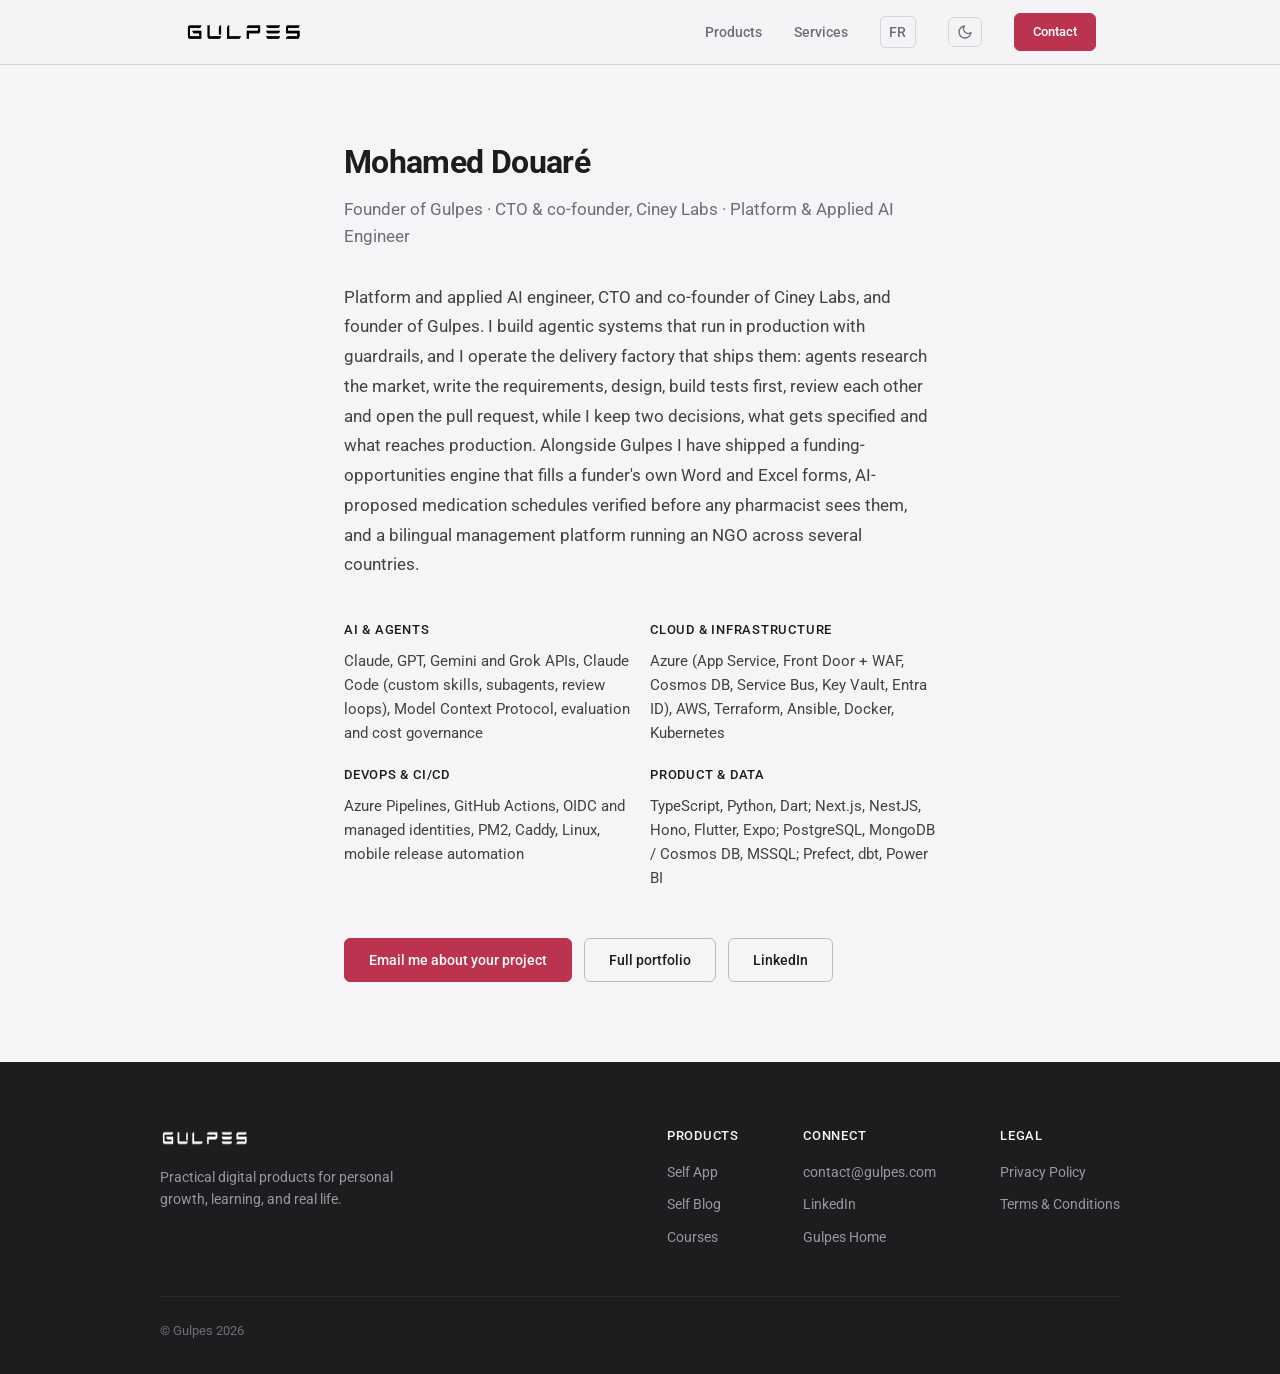
<file: med.html>
<!DOCTYPE html>
<html lang="en">
<head>
  <meta charset="utf-8">
  <meta name="viewport" content="width=device-width, initial-scale=1.0">
  <title>Mohamed Douaré | Platform &amp; Applied AI Engineer | Founder of Gulpes</title>
  <meta name="description" content="Mohamed Douaré, platform and applied AI engineer, CTO and co-founder of Ciney Labs, founder of Gulpes. Agentic AI systems in production with guardrails, an autonomous delivery factory, Azure and AWS. Available for consulting and projects.">
  <meta name="keywords" content="Mohamed Douaré, platform engineer, applied AI engineer, agentic AI, Claude API, Model Context Protocol, Azure, AWS, Terraform, Kubernetes, Gulpes founder, Ciney Labs CTO">
  <link rel="canonical" href="https://gulpes.com/med.html">
  <link rel="alternate" hreflang="en" href="https://gulpes.com/med.html">
  <link rel="alternate" hreflang="fr" href="https://gulpes.com/fr/med.html">
  <link rel="alternate" hreflang="x-default" href="https://gulpes.com/med.html">
  <!-- Bump ?v= on icon/css/img URLs after each deploy so caches fetch new files. -->
  <link href="img/icon.webp?v=2" rel="icon" type="image/webp">

  <meta property="og:type" content="profile">
  <meta property="og:url" content="https://gulpes.com/med.html">
  <meta property="og:title" content="Mohamed Douaré | Platform & Applied AI Engineer">
  <meta property="og:description" content="Founder of Gulpes, CTO and co-founder of Ciney Labs. Agentic AI systems in production with guardrails, an autonomous delivery factory, Azure and AWS. Available for consulting and projects.">
  <meta property="og:image" content="https://gulpes.com/img/og-image.webp">
  <meta property="og:site_name" content="Gulpes">
  <meta property="profile:first_name" content="Mohamed">
  <meta property="profile:last_name" content="Douaré">

  <meta name="twitter:card" content="summary">
  <meta name="twitter:title" content="Mohamed Douaré | Platform & Applied AI Engineer">
  <meta name="twitter:description" content="Founder of Gulpes, CTO of Ciney Labs. Agentic AI in production, autonomous delivery factory, Azure and AWS. Available for consulting.">
  <meta name="twitter:image" content="https://gulpes.com/img/og-image.webp">

  <link rel="preconnect" href="https://fonts.googleapis.com">
  <link rel="preconnect" href="https://fonts.gstatic.com" crossorigin>
  <link href="css/main.css?v=2" rel="stylesheet" type="text/css" media="all">
  <link rel="stylesheet" href="https://fonts.googleapis.com/css2?family=Roboto:wght@300;400;500;700&display=swap" media="all">

  <script type="application/ld+json">
  {
    "@context": "https://schema.org",
    "@type": "Person",
    "name": "Mohamed Douaré",
    "url": "https://gulpes.com/med.html",
    "jobTitle": "Platform and Applied AI Engineer",
    "description": "Platform and applied AI engineer, CTO and co-founder of Ciney Labs, founder of Gulpes. Agentic AI systems in production with guardrails, and an autonomous delivery factory.",
    "worksFor": {
      "@type": "Organization",
      "name": "Gulpes",
      "url": "https://gulpes.com"
    },
    "knowsAbout": ["Agentic AI", "Claude API", "Model Context Protocol", "Platform Engineering", "DevOps", "Azure", "AWS", "Terraform", "Kubernetes", "Docker", "CI/CD", "TypeScript", "Python", "Next.js", "PostgreSQL"],
    "sameAs": [
      "https://douare.dev",
      "https://www.linkedin.com/in/mohamed-douar%C3%A9-6757b6104/"
    ]
  }
  </script>

  <script>
    (function(){var t=localStorage.getItem('theme');if(t)document.documentElement.setAttribute('data-theme',t)})();
  </script>
</head>
<body>

  <header>
    <nav aria-label="Main navigation">
      <a href="https://gulpes.com" class="logo">
        <img src="img/logo.webp?v=2" width="120" height="32" alt="Gulpes Home">
      </a>
      <div class="nav-links">
        <a href="https://gulpes.com/#products">Products</a>
        <a href="https://gulpes.com/#services">Services</a>
        <a href="/fr/med.html" class="lang-switch" title="Passer en français">FR</a>
        <button class="theme-toggle" aria-label="Toggle theme">
          <svg class="icon-sun" xmlns="http://www.w3.org/2000/svg" width="16" height="16" viewBox="0 0 24 24" fill="none" stroke="currentColor" stroke-width="2" stroke-linecap="round" stroke-linejoin="round"><circle cx="12" cy="12" r="5"/><line x1="12" y1="1" x2="12" y2="3"/><line x1="12" y1="21" x2="12" y2="23"/><line x1="4.22" y1="4.22" x2="5.64" y2="5.64"/><line x1="18.36" y1="18.36" x2="19.78" y2="19.78"/><line x1="1" y1="12" x2="3" y2="12"/><line x1="21" y1="12" x2="23" y2="12"/><line x1="4.22" y1="19.78" x2="5.64" y2="18.36"/><line x1="18.36" y1="5.64" x2="19.78" y2="4.22"/></svg>
          <svg class="icon-moon" xmlns="http://www.w3.org/2000/svg" width="16" height="16" viewBox="0 0 24 24" fill="none" stroke="currentColor" stroke-width="2" stroke-linecap="round" stroke-linejoin="round"><path d="M21 12.79A9 9 0 1 1 11.21 3 7 7 0 0 0 21 12.79z"/></svg>
        </button>
        <a href="mailto:mohamed@gulpes.com" class="btn btn-sm">Contact</a>
      </div>
    </nav>
  </header>

  <main>
    <div class="profile-content">
      <h1>Mohamed Douaré</h1>
      <p class="profile-role">Founder of Gulpes · CTO &amp; co-founder, Ciney Labs · Platform &amp; Applied AI Engineer</p>

      <p class="profile-bio">Platform and applied AI engineer, CTO and co-founder of Ciney Labs, and founder of Gulpes. I build agentic systems that run in production with guardrails, and I operate the delivery factory that ships them: agents research the market, write the requirements, design, build tests first, review each other and open the pull request, while I keep two decisions, what gets specified and what reaches production. Alongside Gulpes I have shipped a funding-opportunities engine that fills a funder's own Word and Excel forms, AI-proposed medication schedules verified before any pharmacist sees them, and a bilingual management platform running an NGO across several countries.</p>

      <div class="profile-stack">
        <div class="profile-stack-item">
          <h3>AI &amp; Agents</h3>
          <p>Claude, GPT, Gemini and Grok APIs, Claude Code (custom skills, subagents, review loops), Model Context Protocol, evaluation and cost governance</p>
        </div>
        <div class="profile-stack-item">
          <h3>Cloud &amp; Infrastructure</h3>
          <p>Azure (App Service, Front Door + WAF, Cosmos DB, Service Bus, Key Vault, Entra ID), AWS, Terraform, Ansible, Docker, Kubernetes</p>
        </div>
        <div class="profile-stack-item">
          <h3>DevOps &amp; CI/CD</h3>
          <p>Azure Pipelines, GitHub Actions, OIDC and managed identities, PM2, Caddy, Linux, mobile release automation</p>
        </div>
        <div class="profile-stack-item">
          <h3>Product &amp; Data</h3>
          <p>TypeScript, Python, Dart; Next.js, NestJS, Hono, Flutter, Expo; PostgreSQL, MongoDB / Cosmos DB, MSSQL; Prefect, dbt, Power BI</p>
        </div>
      </div>

      <div class="profile-ctas">
        <a href="mailto:mohamed@gulpes.com" class="btn btn-primary">Email me about your project</a>
        <a href="https://douare.dev" class="btn btn-secondary" target="_blank" rel="noopener">Full portfolio</a>
        <a href="https://www.linkedin.com/in/mohamed-douar%C3%A9-6757b6104/" class="btn btn-secondary" target="_blank" rel="noopener">LinkedIn</a>
      </div>
    </div>
  </main>

  <footer>
    <div class="footer-content">
      <div class="footer-brand">
        <img src="img/logo.webp?v=2" width="90" height="24" alt="Gulpes">
        <p>Practical digital products for personal growth, learning, and real life.</p>
      </div>
      <div class="footer-links">
        <div class="footer-col">
          <h4>Products</h4>
          <a href="https://onelink.to/b9ceec" target="_blank" rel="noopener">Self App</a>
          <a href="https://self.gulpes.com/" target="_blank" rel="noopener">Self Blog</a>
          <a href="https://courses.gulpes.com/" target="_blank" rel="noopener">Courses</a>
        </div>
        <div class="footer-col">
          <h4>Connect</h4>
          <a href="mailto:contact@gulpes.com">contact@gulpes.com</a>
          <a href="https://www.linkedin.com/in/mohamed-douar%C3%A9-6757b6104/" target="_blank" rel="noopener">LinkedIn</a>
          <a href="https://gulpes.com" target="_blank" rel="noopener">Gulpes Home</a>
        </div>
        <div class="footer-col">
          <h4>Legal</h4>
          <a href="privacy.html">Privacy Policy</a>
          <a href="terms.html">Terms &amp; Conditions</a>
        </div>
      </div>
    </div>
    <div class="footer-bottom">
      <p>&copy; Gulpes 2026</p>
    </div>
  </footer>

  <script>
    (function () {
      var toggle = document.querySelector('.theme-toggle');
      function getEffective() {
        var stored = localStorage.getItem('theme');
        if (stored) return stored;
        return window.matchMedia('(prefers-color-scheme: light)').matches ? 'light' : 'dark';
      }
      function apply(theme) {
        document.documentElement.setAttribute('data-theme', theme);
        localStorage.setItem('theme', theme);
      }
      toggle.addEventListener('click', function () {
        apply(getEffective() === 'dark' ? 'light' : 'dark');
      });
    })();
  </script>
</body>
</html>
</file>
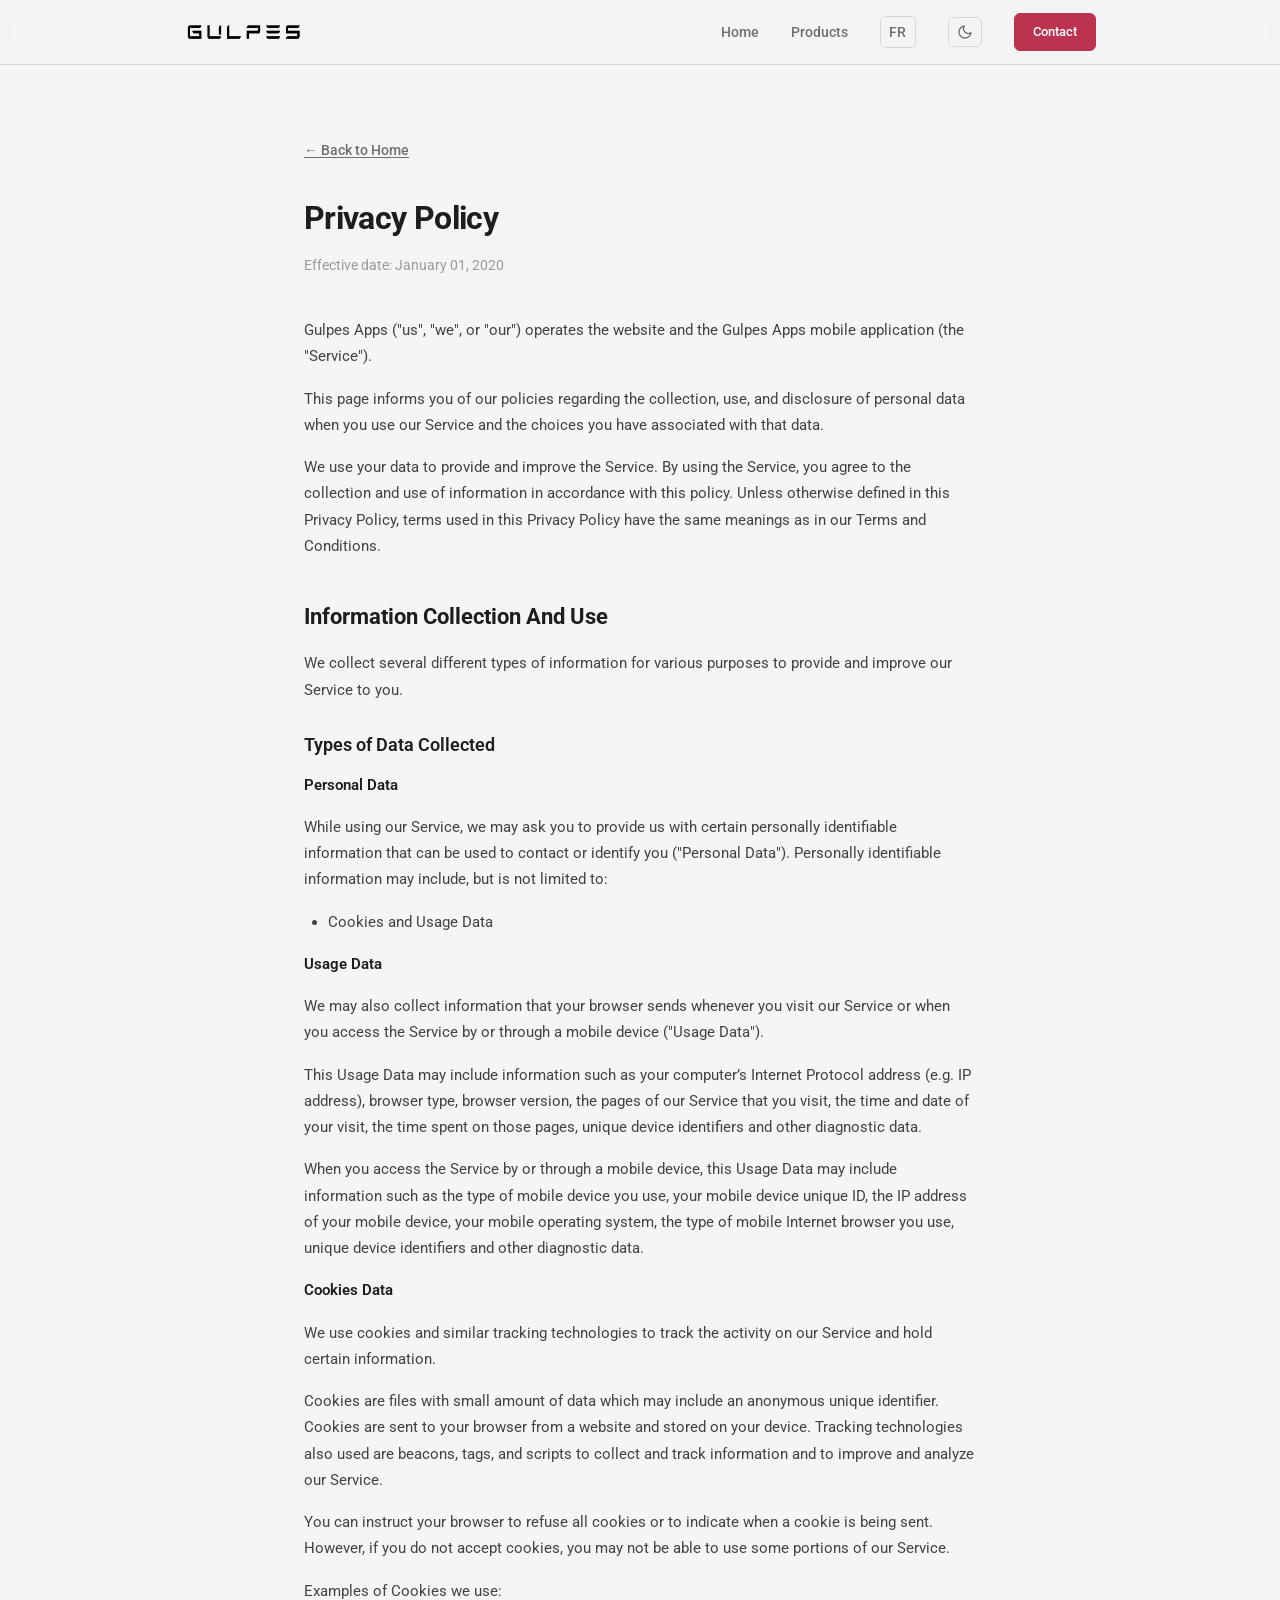
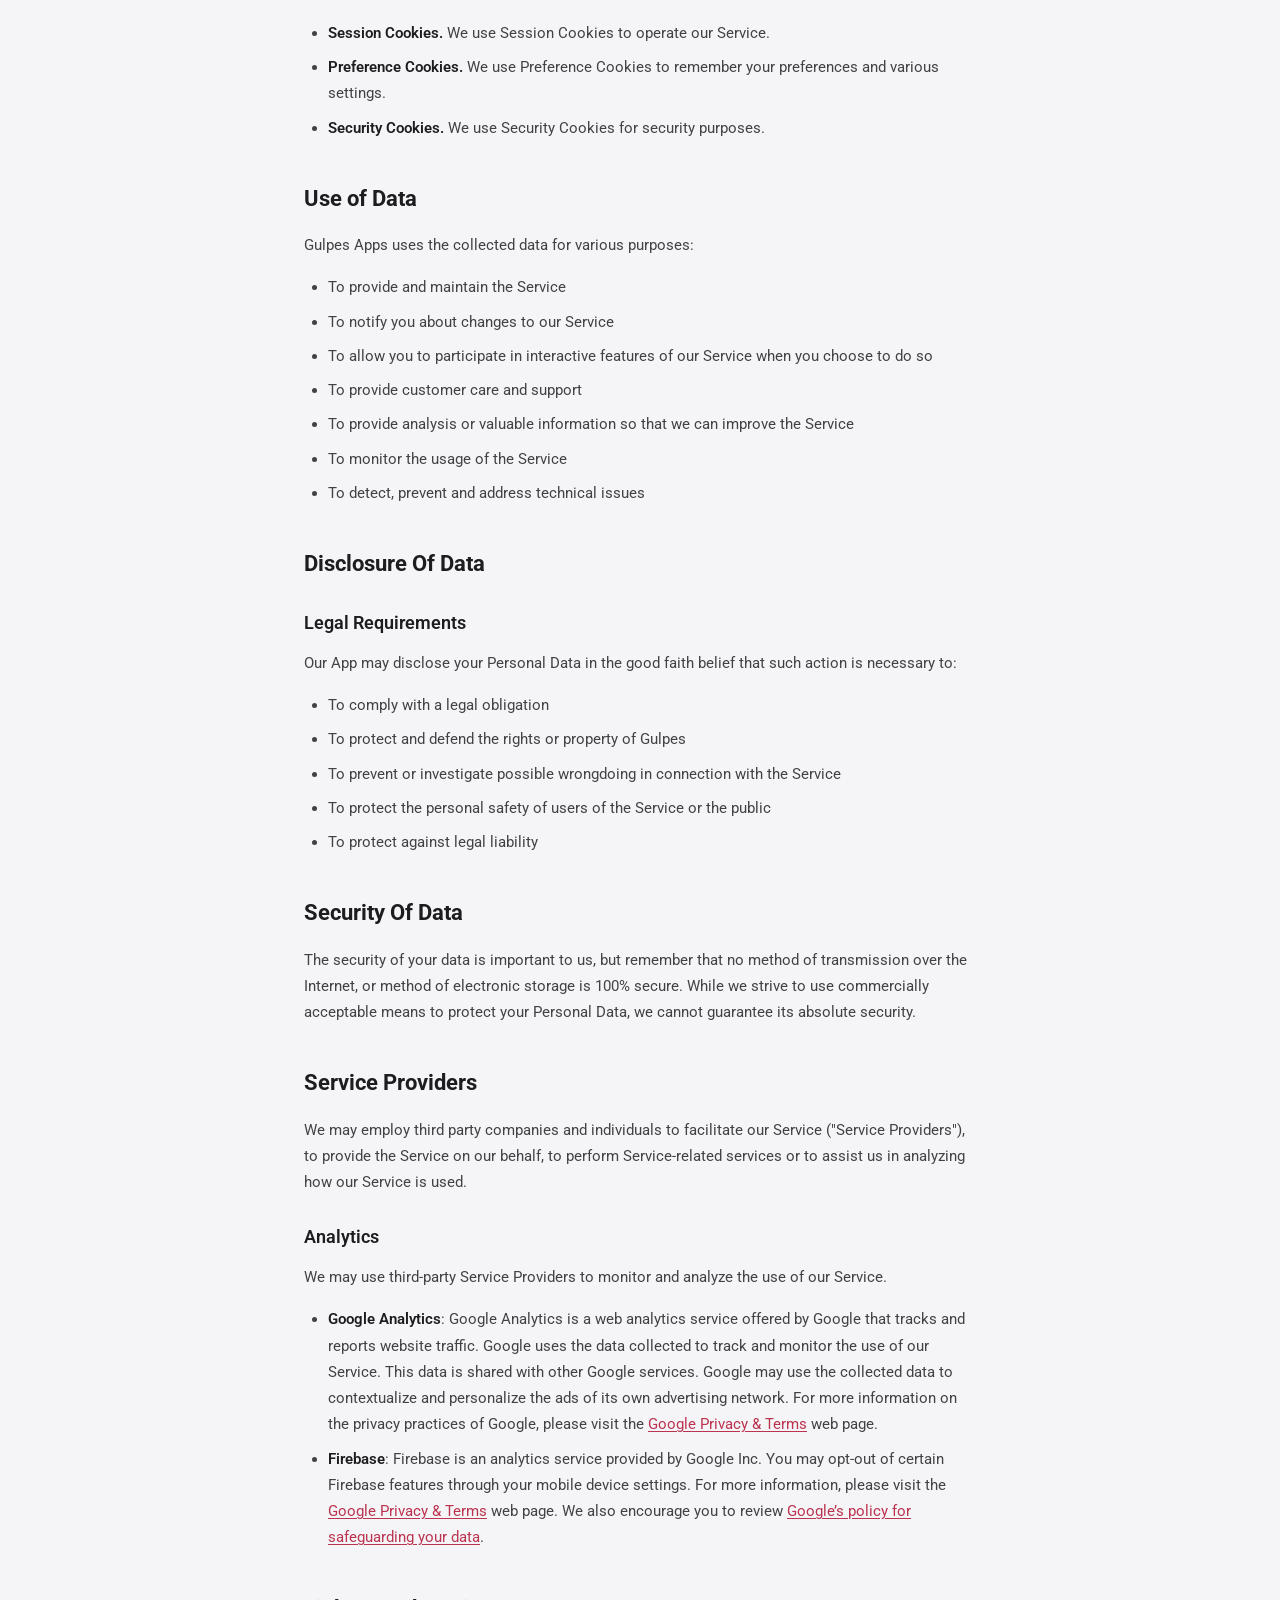
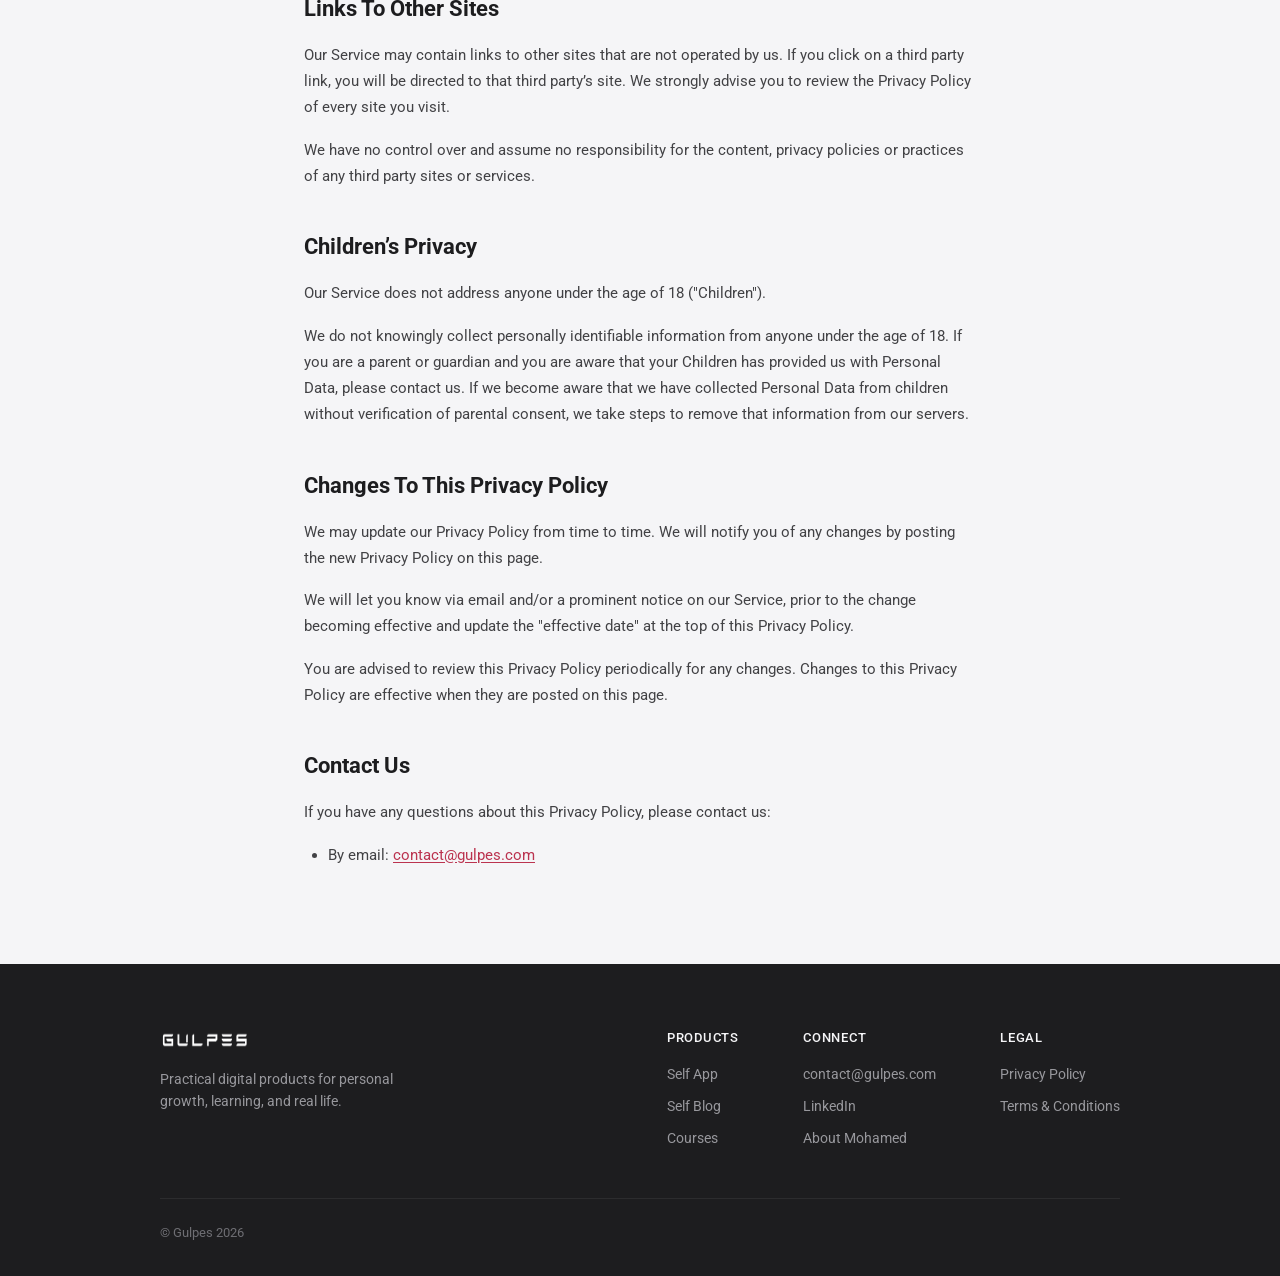
<file: privacy.html>
<!DOCTYPE html>
<html lang="en">
<head>
  <meta charset="utf-8">
  <meta name="viewport" content="width=device-width, initial-scale=1.0">
  <title>Privacy Policy | Gulpes | How We Protect Your Data</title>
  <meta name="description" content="Gulpes Privacy Policy: learn how we collect, use, and protect your personal data across our website and mobile applications.">
  <link rel="canonical" href="https://gulpes.com/privacy.html">
  <link rel="alternate" hreflang="en" href="https://gulpes.com/privacy.html">
  <link rel="alternate" hreflang="fr" href="https://gulpes.com/fr/privacy.html">
  <link rel="alternate" hreflang="x-default" href="https://gulpes.com/privacy.html">
  <meta name="robots" content="index, follow">
  <!-- Bump ?v= on icon/css/img URLs after each deploy so caches fetch new files. -->
  <link href="img/icon.webp?v=2" rel="icon" type="image/webp">
  <link rel="preconnect" href="https://fonts.googleapis.com">
  <link rel="preconnect" href="https://fonts.gstatic.com" crossorigin>
  <link href="css/main.css?v=2" rel="stylesheet" type="text/css" media="all">
  <link rel="stylesheet" href="https://fonts.googleapis.com/css2?family=Roboto:wght@300;400;500;700&display=swap" media="all">
  <script>
    (function(){var t=localStorage.getItem('theme');if(t)document.documentElement.setAttribute('data-theme',t)})();
  </script>
</head>
<body>

  <header>
    <nav aria-label="Main navigation">
      <a href="/" class="logo">
        <img src="img/logo.webp?v=2" width="120" height="32" alt="Gulpes Home">
      </a>
      <div class="nav-links">
        <a href="/">Home</a>
        <a href="/#products">Products</a>
        <a href="/fr/privacy.html" class="lang-switch" title="Passer en français">FR</a>
        <button class="theme-toggle" aria-label="Toggle theme">
          <svg class="icon-sun" xmlns="http://www.w3.org/2000/svg" width="16" height="16" viewBox="0 0 24 24" fill="none" stroke="currentColor" stroke-width="2" stroke-linecap="round" stroke-linejoin="round"><circle cx="12" cy="12" r="5"/><line x1="12" y1="1" x2="12" y2="3"/><line x1="12" y1="21" x2="12" y2="23"/><line x1="4.22" y1="4.22" x2="5.64" y2="5.64"/><line x1="18.36" y1="18.36" x2="19.78" y2="19.78"/><line x1="1" y1="12" x2="3" y2="12"/><line x1="21" y1="12" x2="23" y2="12"/><line x1="4.22" y1="19.78" x2="5.64" y2="18.36"/><line x1="18.36" y1="5.64" x2="19.78" y2="4.22"/></svg>
          <svg class="icon-moon" xmlns="http://www.w3.org/2000/svg" width="16" height="16" viewBox="0 0 24 24" fill="none" stroke="currentColor" stroke-width="2" stroke-linecap="round" stroke-linejoin="round"><path d="M21 12.79A9 9 0 1 1 11.21 3 7 7 0 0 0 21 12.79z"/></svg>
        </button>
        <a href="mailto:contact@gulpes.com" class="btn btn-sm">Contact</a>
      </div>
    </nav>
  </header>

  <main>
    <div class="legal-content">
      <a href="/" class="back-link">← Back to Home</a>
      <h1>Privacy Policy</h1>
      <p class="legal-date">Effective date: January 01, 2020</p>

      <p>Gulpes Apps ("us", "we", or "our") operates the website and the Gulpes Apps mobile application (the "Service").</p>
      <p>This page informs you of our policies regarding the collection, use, and disclosure of personal data when you use our Service and the choices you have associated with that data.</p>
      <p>We use your data to provide and improve the Service. By using the Service, you agree to the collection and use of information in accordance with this policy. Unless otherwise defined in this Privacy Policy, terms used in this Privacy Policy have the same meanings as in our Terms and Conditions.</p>

      <h2>Information Collection And Use</h2>
      <p>We collect several different types of information for various purposes to provide and improve our Service to you.</p>

      <h3>Types of Data Collected</h3>
      <p><strong>Personal Data</strong></p>
      <p>While using our Service, we may ask you to provide us with certain personally identifiable information that can be used to contact or identify you ("Personal Data"). Personally identifiable information may include, but is not limited to:</p>
      <ul>
        <li>Cookies and Usage Data</li>
      </ul>

      <p><strong>Usage Data</strong></p>
      <p>We may also collect information that your browser sends whenever you visit our Service or when you access the Service by or through a mobile device ("Usage Data").</p>
      <p>This Usage Data may include information such as your computer’s Internet Protocol address (e.g. IP address), browser type, browser version, the pages of our Service that you visit, the time and date of your visit, the time spent on those pages, unique device identifiers and other diagnostic data.</p>
      <p>When you access the Service by or through a mobile device, this Usage Data may include information such as the type of mobile device you use, your mobile device unique ID, the IP address of your mobile device, your mobile operating system, the type of mobile Internet browser you use, unique device identifiers and other diagnostic data.</p>

      <p><strong>Cookies Data</strong></p>
      <p>We use cookies and similar tracking technologies to track the activity on our Service and hold certain information.</p>
      <p>Cookies are files with small amount of data which may include an anonymous unique identifier. Cookies are sent to your browser from a website and stored on your device. Tracking technologies also used are beacons, tags, and scripts to collect and track information and to improve and analyze our Service.</p>
      <p>You can instruct your browser to refuse all cookies or to indicate when a cookie is being sent. However, if you do not accept cookies, you may not be able to use some portions of our Service.</p>
      <p>Examples of Cookies we use:</p>
      <ul>
        <li><strong>Session Cookies.</strong> We use Session Cookies to operate our Service.</li>
        <li><strong>Preference Cookies.</strong> We use Preference Cookies to remember your preferences and various settings.</li>
        <li><strong>Security Cookies.</strong> We use Security Cookies for security purposes.</li>
      </ul>

      <h2>Use of Data</h2>
      <p>Gulpes Apps uses the collected data for various purposes:</p>
      <ul>
        <li>To provide and maintain the Service</li>
        <li>To notify you about changes to our Service</li>
        <li>To allow you to participate in interactive features of our Service when you choose to do so</li>
        <li>To provide customer care and support</li>
        <li>To provide analysis or valuable information so that we can improve the Service</li>
        <li>To monitor the usage of the Service</li>
        <li>To detect, prevent and address technical issues</li>
      </ul>

      <h2>Disclosure Of Data</h2>
      <h3>Legal Requirements</h3>
      <p>Our App may disclose your Personal Data in the good faith belief that such action is necessary to:</p>
      <ul>
        <li>To comply with a legal obligation</li>
        <li>To protect and defend the rights or property of Gulpes</li>
        <li>To prevent or investigate possible wrongdoing in connection with the Service</li>
        <li>To protect the personal safety of users of the Service or the public</li>
        <li>To protect against legal liability</li>
      </ul>

      <h2>Security Of Data</h2>
      <p>The security of your data is important to us, but remember that no method of transmission over the Internet, or method of electronic storage is 100% secure. While we strive to use commercially acceptable means to protect your Personal Data, we cannot guarantee its absolute security.</p>

      <h2>Service Providers</h2>
      <p>We may employ third party companies and individuals to facilitate our Service ("Service Providers"), to provide the Service on our behalf, to perform Service-related services or to assist us in analyzing how our Service is used.</p>

      <h3>Analytics</h3>
      <p>We may use third-party Service Providers to monitor and analyze the use of our Service.</p>
      <ul>
        <li><strong>Google Analytics</strong>: Google Analytics is a web analytics service offered by Google that tracks and reports website traffic. Google uses the data collected to track and monitor the use of our Service. This data is shared with other Google services. Google may use the collected data to contextualize and personalize the ads of its own advertising network. For more information on the privacy practices of Google, please visit the <a href="https://policies.google.com/privacy?hl=en" target="_blank" rel="noopener">Google Privacy &amp; Terms</a> web page.</li>
        <li><strong>Firebase</strong>: Firebase is an analytics service provided by Google Inc. You may opt-out of certain Firebase features through your mobile device settings. For more information, please visit the <a href="https://policies.google.com/privacy?hl=en" target="_blank" rel="noopener">Google Privacy &amp; Terms</a> web page. We also encourage you to review <a href="https://support.google.com/analytics/answer/6004245" target="_blank" rel="noopener">Google’s policy for safeguarding your data</a>.</li>
      </ul>

      <h2>Links To Other Sites</h2>
      <p>Our Service may contain links to other sites that are not operated by us. If you click on a third party link, you will be directed to that third party’s site. We strongly advise you to review the Privacy Policy of every site you visit.</p>
      <p>We have no control over and assume no responsibility for the content, privacy policies or practices of any third party sites or services.</p>

      <h2>Children’s Privacy</h2>
      <p>Our Service does not address anyone under the age of 18 ("Children").</p>
      <p>We do not knowingly collect personally identifiable information from anyone under the age of 18. If you are a parent or guardian and you are aware that your Children has provided us with Personal Data, please contact us. If we become aware that we have collected Personal Data from children without verification of parental consent, we take steps to remove that information from our servers.</p>

      <h2>Changes To This Privacy Policy</h2>
      <p>We may update our Privacy Policy from time to time. We will notify you of any changes by posting the new Privacy Policy on this page.</p>
      <p>We will let you know via email and/or a prominent notice on our Service, prior to the change becoming effective and update the "effective date" at the top of this Privacy Policy.</p>
      <p>You are advised to review this Privacy Policy periodically for any changes. Changes to this Privacy Policy are effective when they are posted on this page.</p>

      <h2>Contact Us</h2>
      <p>If you have any questions about this Privacy Policy, please contact us:</p>
      <ul>
        <li>By email: <a href="mailto:contact@gulpes.com">contact@gulpes.com</a></li>
      </ul>
    </div>
  </main>

  <footer>
    <div class="footer-content">
      <div class="footer-brand">
        <img src="img/logo.webp?v=2" width="90" height="24" alt="Gulpes">
        <p>Practical digital products for personal growth, learning, and real life.</p>
      </div>
      <div class="footer-links">
        <div class="footer-col">
          <h4>Products</h4>
          <a href="https://onelink.to/b9ceec" target="_blank" rel="noopener">Self App</a>
          <a href="https://self.gulpes.com/" target="_blank" rel="noopener">Self Blog</a>
          <a href="https://courses.gulpes.com/" target="_blank" rel="noopener">Courses</a>
        </div>
        <div class="footer-col">
          <h4>Connect</h4>
          <a href="mailto:contact@gulpes.com">contact@gulpes.com</a>
          <a href="https://www.linkedin.com/in/mohamed-douar%C3%A9-6757b6104/" target="_blank" rel="noopener">LinkedIn</a>
          <a href="/med.html">About Mohamed</a>
        </div>
        <div class="footer-col">
          <h4>Legal</h4>
          <a href="privacy.html">Privacy Policy</a>
          <a href="terms.html">Terms &amp; Conditions</a>
        </div>
      </div>
    </div>
    <div class="footer-bottom">
      <p>&copy; Gulpes 2026</p>
    </div>
  </footer>

  <script>
    (function () {
      var toggle = document.querySelector('.theme-toggle');
      function getEffective() {
        var stored = localStorage.getItem('theme');
        if (stored) return stored;
        return window.matchMedia('(prefers-color-scheme: light)').matches ? 'light' : 'dark';
      }
      function apply(theme) {
        document.documentElement.setAttribute('data-theme', theme);
        localStorage.setItem('theme', theme);
      }
      toggle.addEventListener('click', function () {
        apply(getEffective() === 'dark' ? 'light' : 'dark');
      });
    })();
  </script>
</body>
</html>
</file>
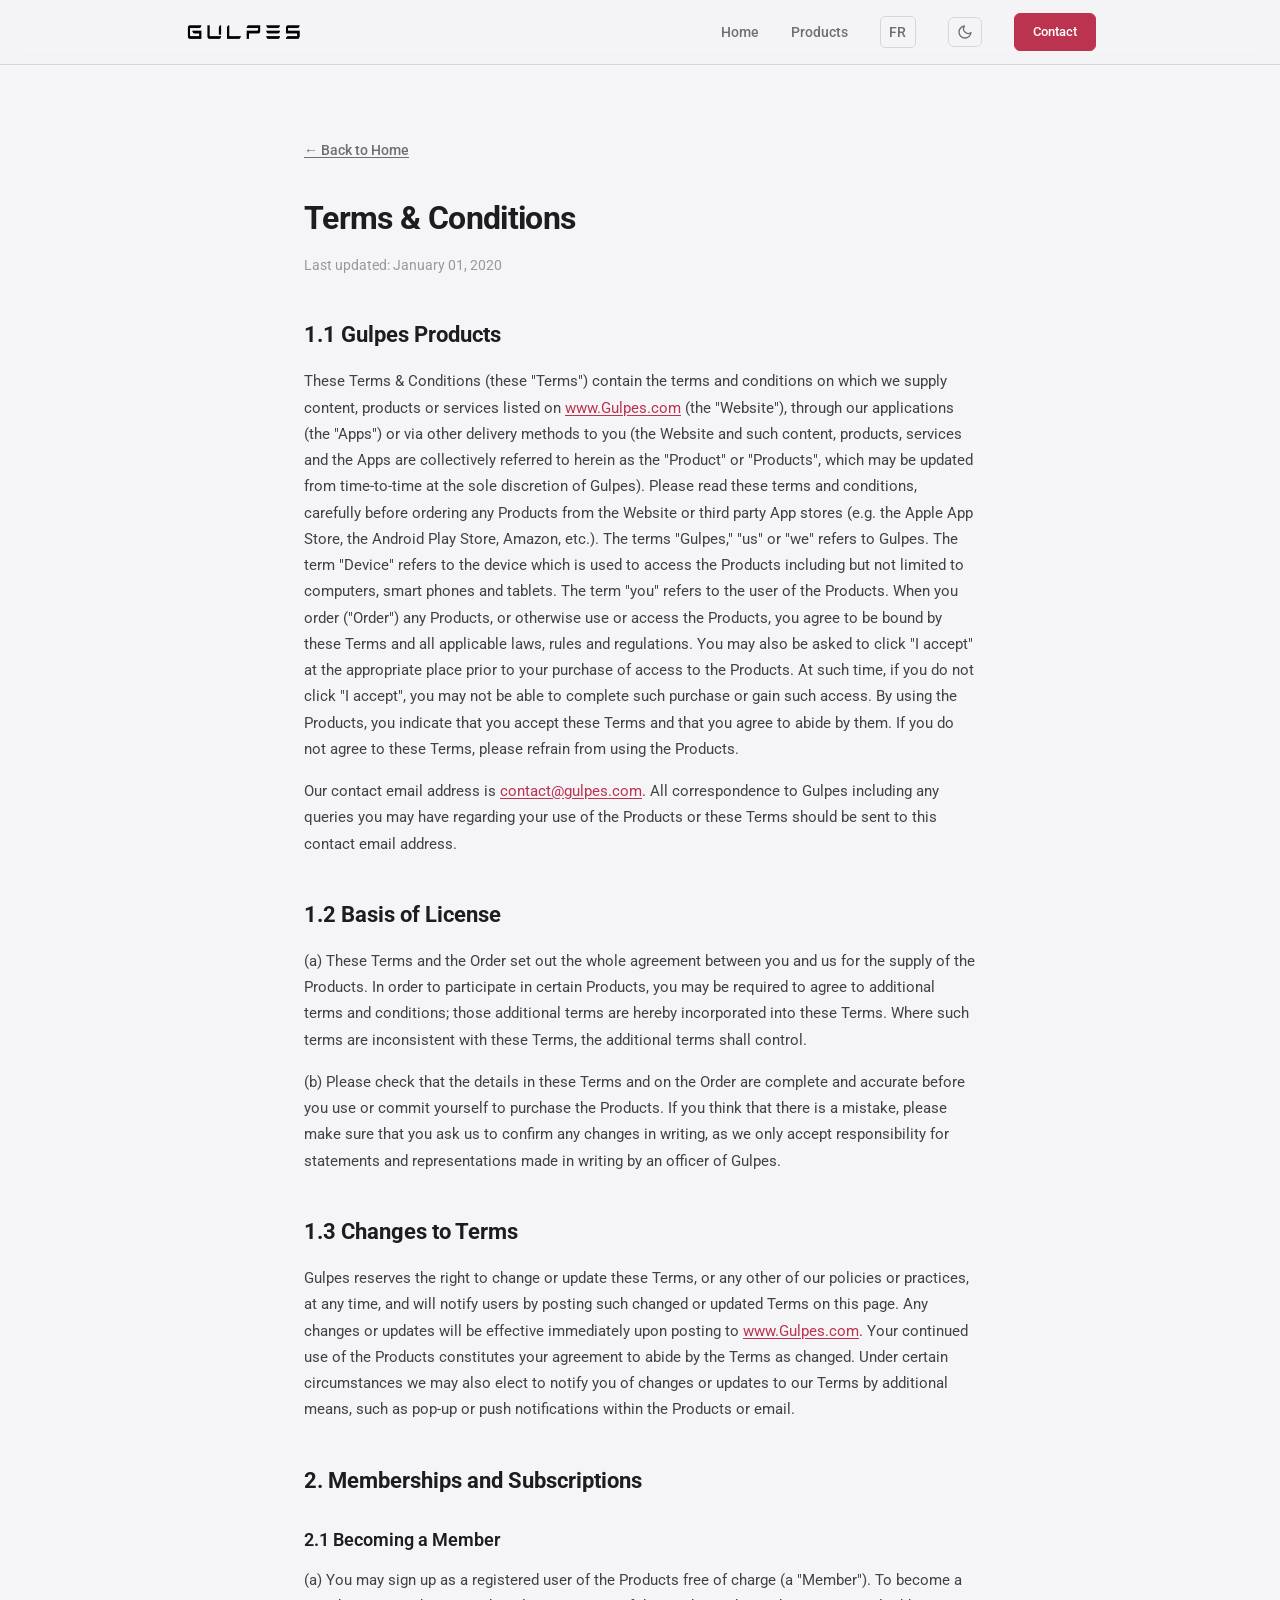
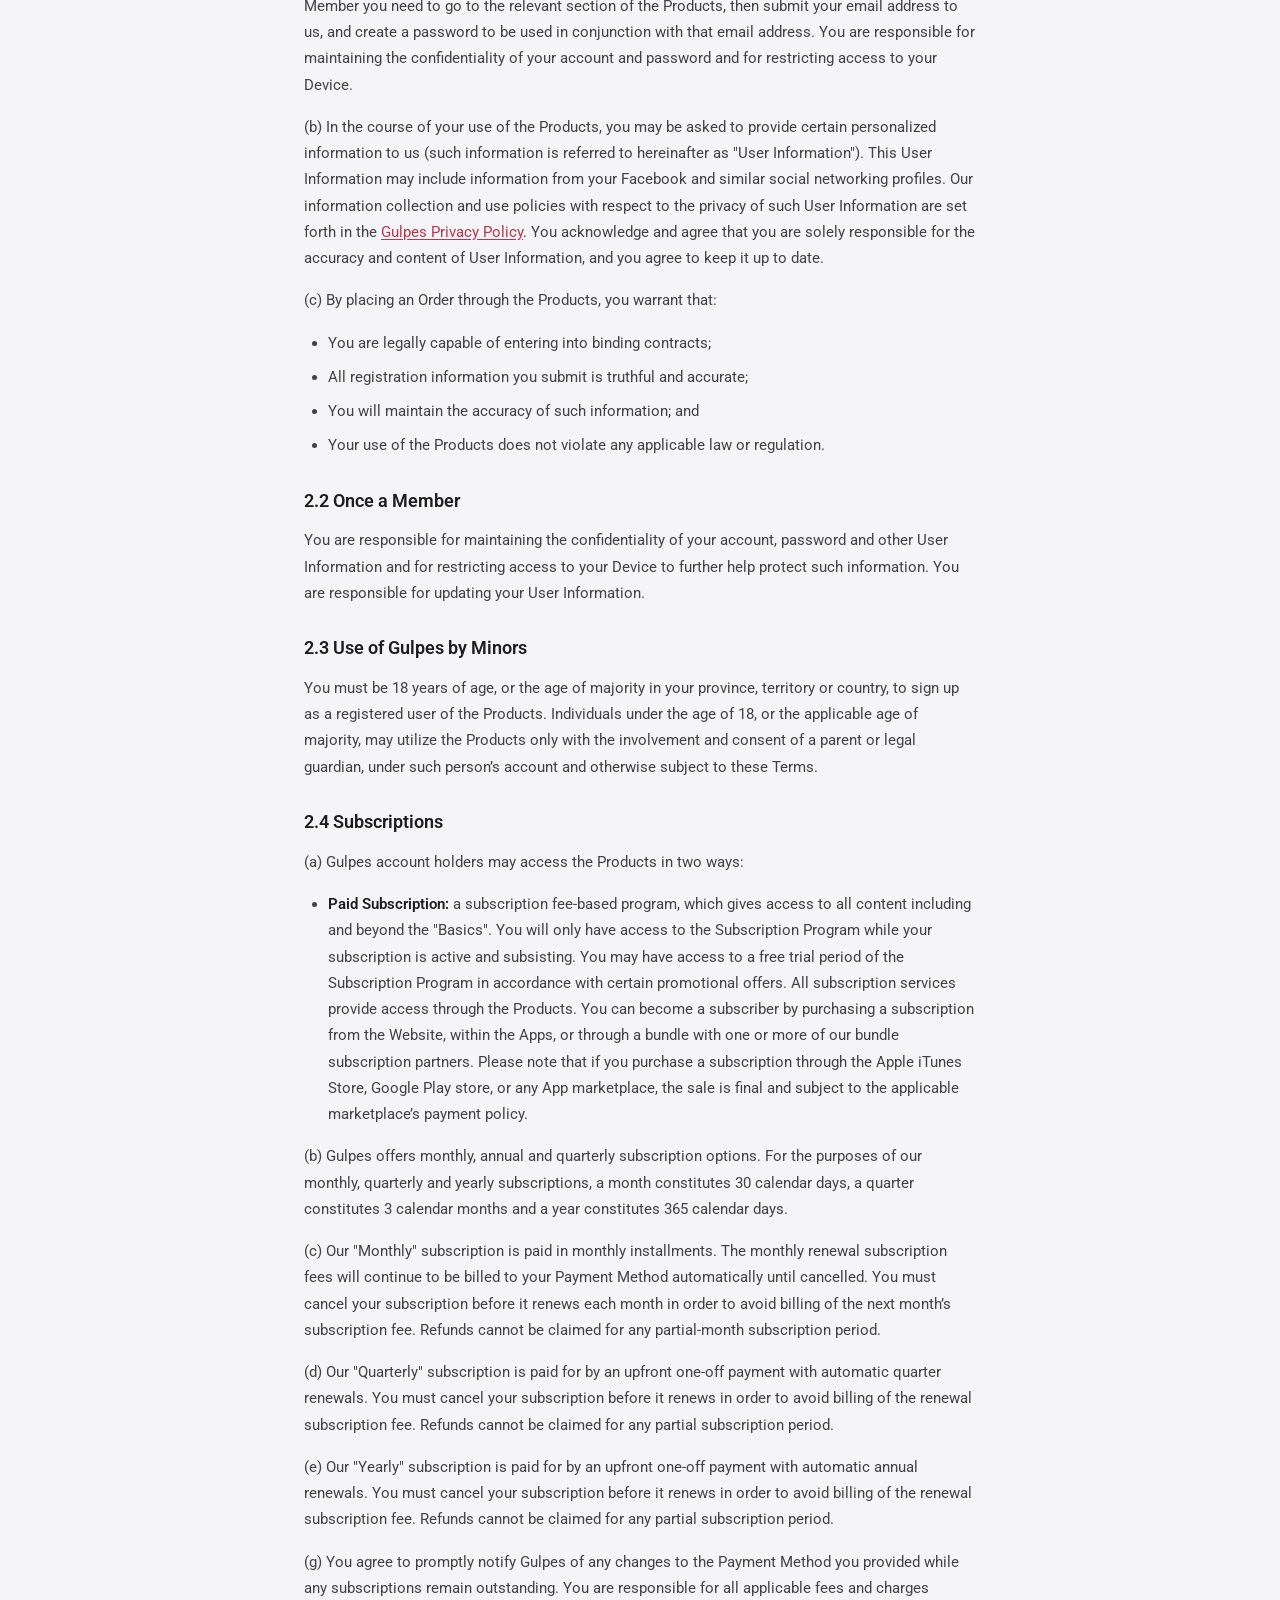
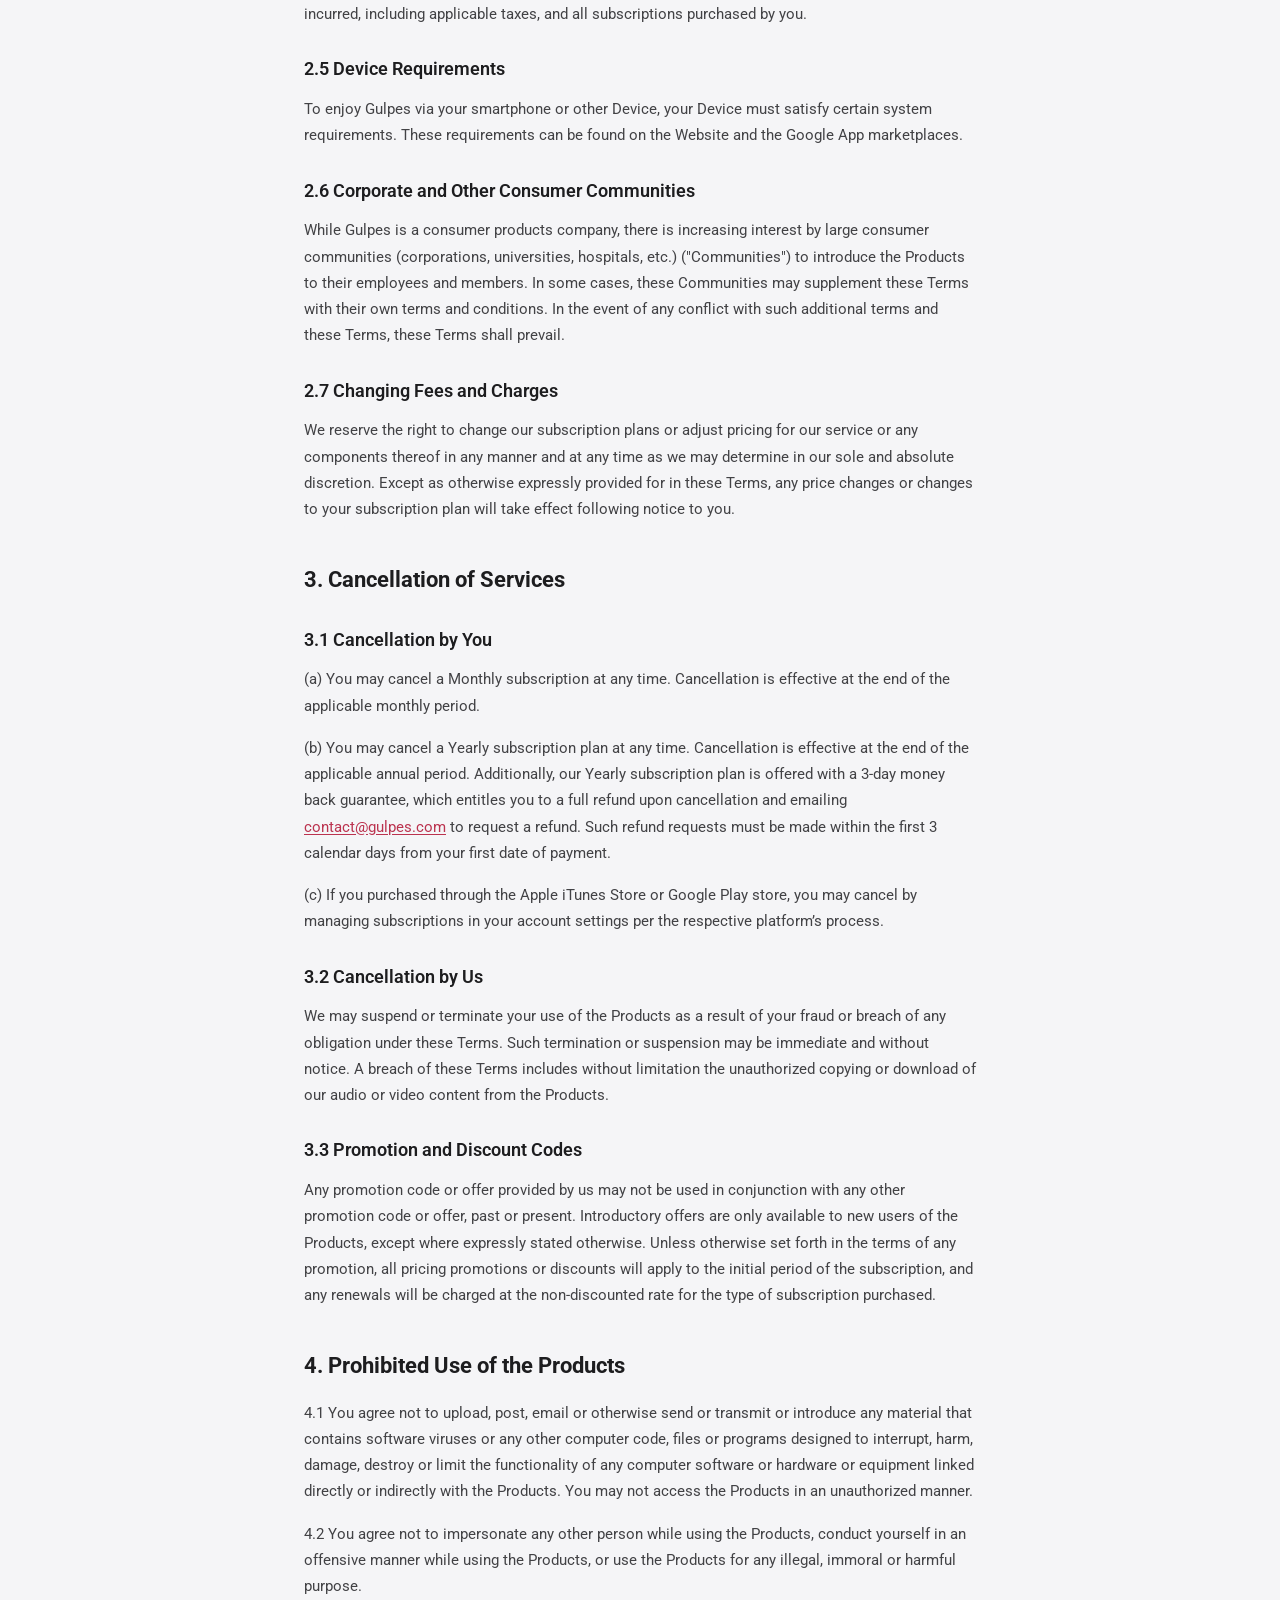
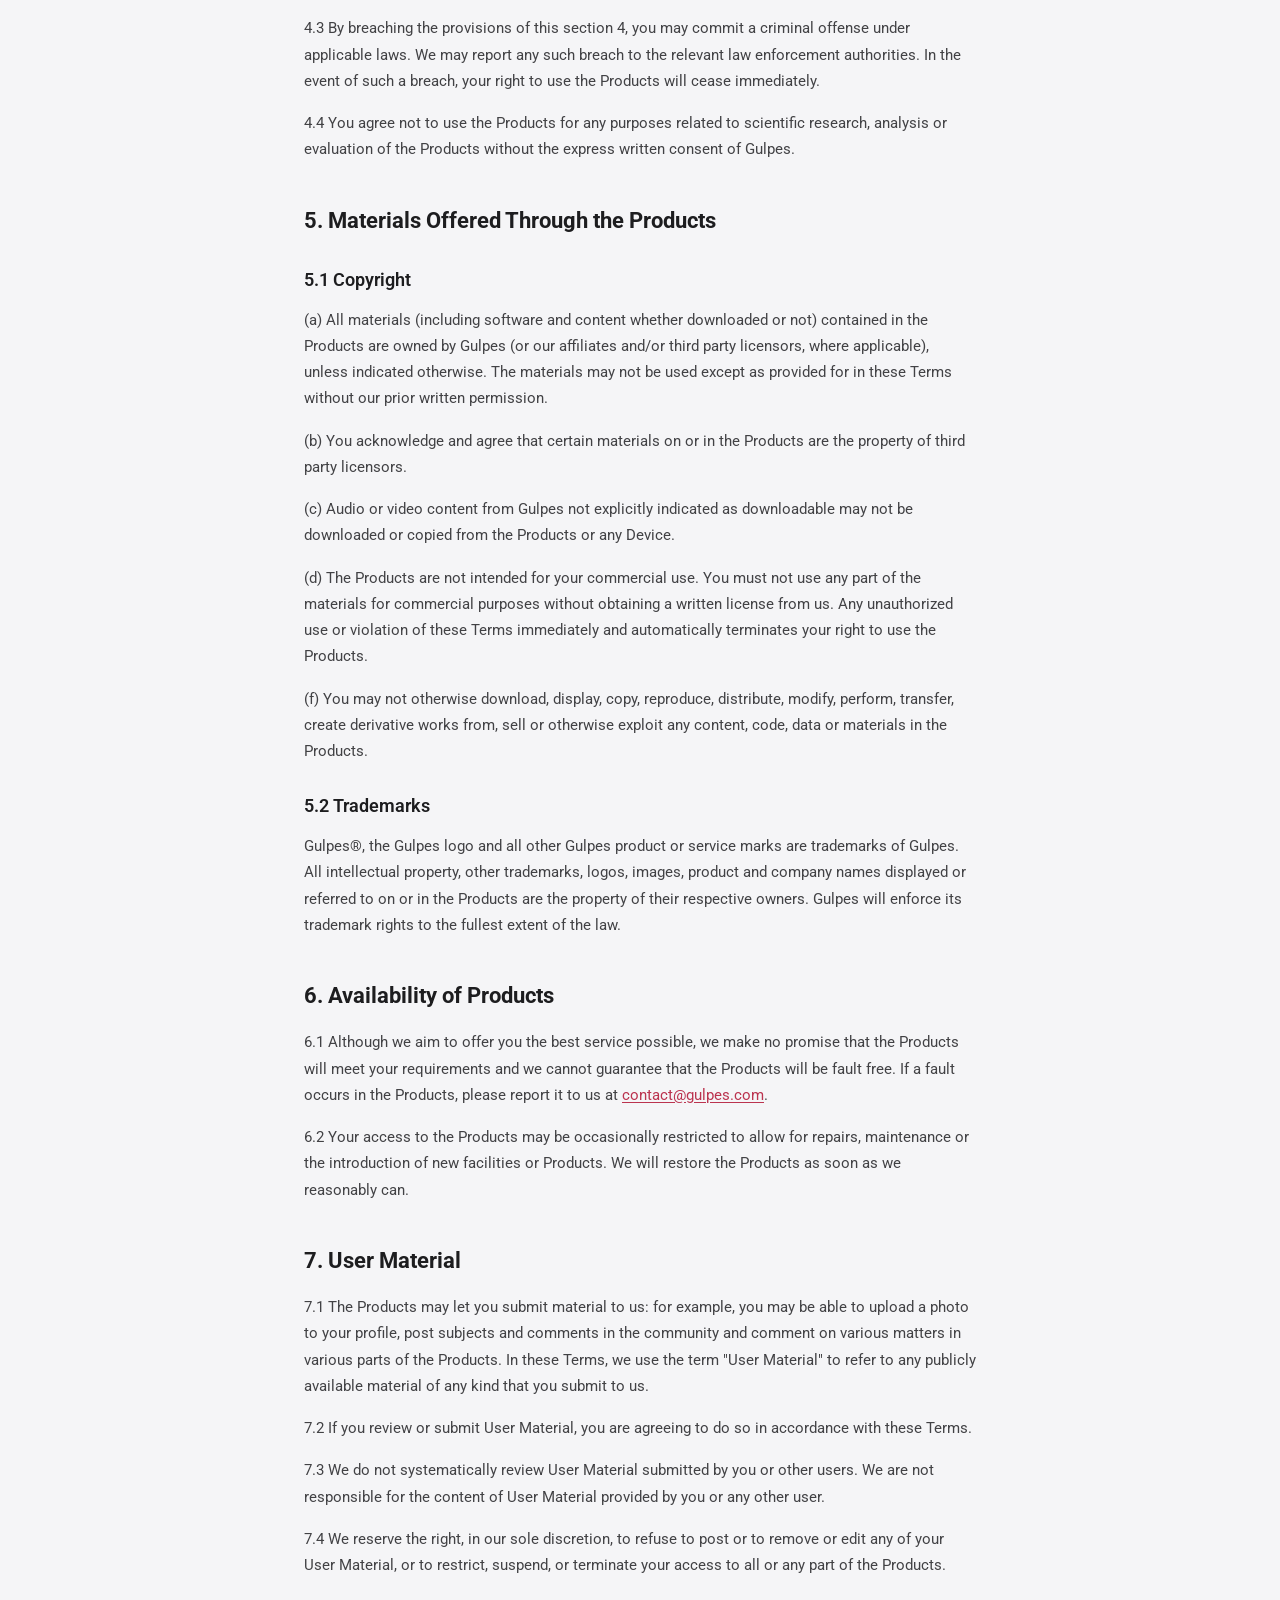
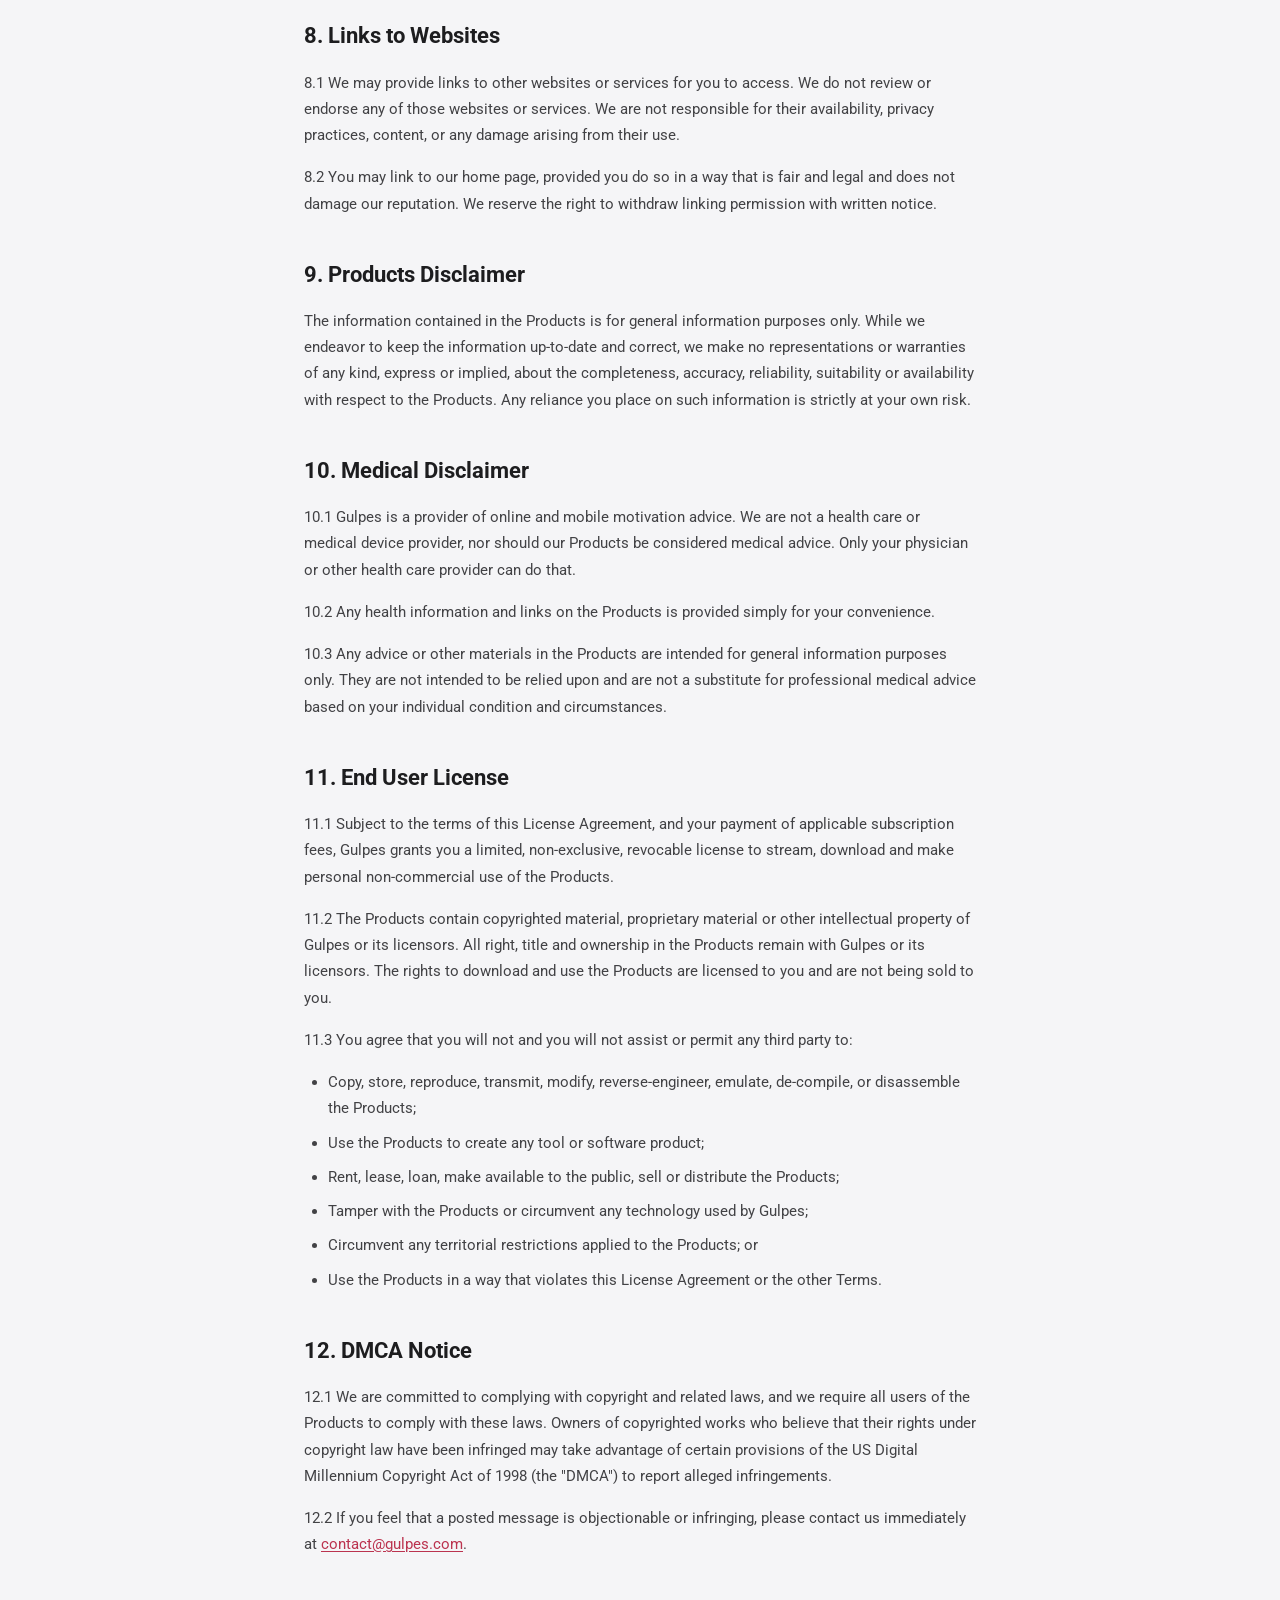
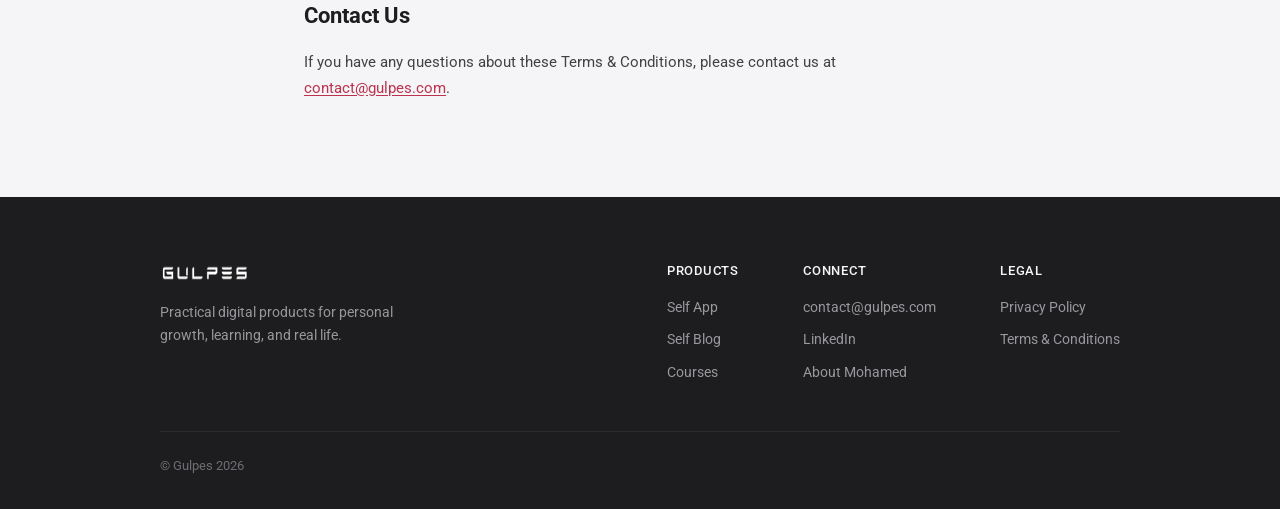
<file: terms.html>
<!DOCTYPE html>
<html lang="en">
<head>
  <meta charset="utf-8">
  <meta name="viewport" content="width=device-width, initial-scale=1.0">
  <title>Terms &amp; Conditions | Gulpes | Service Agreement</title>
  <meta name="description" content="Gulpes Terms and Conditions: the terms on which we supply our digital products, mobile applications, and services.">
  <link rel="canonical" href="https://gulpes.com/terms.html">
  <link rel="alternate" hreflang="en" href="https://gulpes.com/terms.html">
  <link rel="alternate" hreflang="fr" href="https://gulpes.com/fr/terms.html">
  <link rel="alternate" hreflang="x-default" href="https://gulpes.com/terms.html">
  <meta name="robots" content="index, follow">
  <!-- Bump ?v= on icon/css/img URLs after each deploy so caches fetch new files. -->
  <link href="img/icon.webp?v=2" rel="icon" type="image/webp">
  <link rel="preconnect" href="https://fonts.googleapis.com">
  <link rel="preconnect" href="https://fonts.gstatic.com" crossorigin>
  <link href="css/main.css?v=2" rel="stylesheet" type="text/css" media="all">
  <link rel="stylesheet" href="https://fonts.googleapis.com/css2?family=Roboto:wght@300;400;500;700&display=swap" media="all">
  <script>
    (function(){var t=localStorage.getItem('theme');if(t)document.documentElement.setAttribute('data-theme',t)})();
  </script>
</head>
<body>

  <header>
    <nav aria-label="Main navigation">
      <a href="#" class="logo">
        <img src="img/logo.webp?v=2" width="120" height="32" alt="Gulpes Home">
      </a>
      <div class="nav-links">
        <a href="/">Home</a>
        <a href="/#products">Products</a>
        <a href="/fr/terms.html" class="lang-switch" title="Passer en français">FR</a>
        <button class="theme-toggle" aria-label="Toggle theme">
          <svg class="icon-sun" xmlns="http://www.w3.org/2000/svg" width="16" height="16" viewBox="0 0 24 24" fill="none" stroke="currentColor" stroke-width="2" stroke-linecap="round" stroke-linejoin="round"><circle cx="12" cy="12" r="5"/><line x1="12" y1="1" x2="12" y2="3"/><line x1="12" y1="21" x2="12" y2="23"/><line x1="4.22" y1="4.22" x2="5.64" y2="5.64"/><line x1="18.36" y1="18.36" x2="19.78" y2="19.78"/><line x1="1" y1="12" x2="3" y2="12"/><line x1="21" y1="12" x2="23" y2="12"/><line x1="4.22" y1="19.78" x2="5.64" y2="18.36"/><line x1="18.36" y1="5.64" x2="19.78" y2="4.22"/></svg>
          <svg class="icon-moon" xmlns="http://www.w3.org/2000/svg" width="16" height="16" viewBox="0 0 24 24" fill="none" stroke="currentColor" stroke-width="2" stroke-linecap="round" stroke-linejoin="round"><path d="M21 12.79A9 9 0 1 1 11.21 3 7 7 0 0 0 21 12.79z"/></svg>
        </button>
        <a href="mailto:contact@gulpes.com" class="btn btn-sm">Contact</a>
      </div>
    </nav>
  </header>

  <main>
    <div class="legal-content">
      <a href="/" class="back-link">← Back to Home</a>
      <h1>Terms &amp; Conditions</h1>
      <p class="legal-date">Last updated: January 01, 2020</p>

      <h2>1.1 Gulpes Products</h2>
      <p>These Terms &amp; Conditions (these "Terms") contain the terms and conditions on which we supply content, products or services listed on <a href="https://gulpes.com" target="_blank" rel="noopener">www.Gulpes.com</a> (the "Website"), through our applications (the "Apps") or via other delivery methods to you (the Website and such content, products, services and the Apps are collectively referred to herein as the "Product" or "Products", which may be updated from time-to-time at the sole discretion of Gulpes). Please read these terms and conditions, carefully before ordering any Products from the Website or third party App stores (e.g. the Apple App Store, the Android Play Store, Amazon, etc.). The terms "Gulpes," "us" or "we" refers to Gulpes. The term "Device" refers to the device which is used to access the Products including but not limited to computers, smart phones and tablets. The term "you" refers to the user of the Products. When you order ("Order") any Products, or otherwise use or access the Products, you agree to be bound by these Terms and all applicable laws, rules and regulations. You may also be asked to click "I accept" at the appropriate place prior to your purchase of access to the Products. At such time, if you do not click "I accept", you may not be able to complete such purchase or gain such access. By using the Products, you indicate that you accept these Terms and that you agree to abide by them. If you do not agree to these Terms, please refrain from using the Products.</p>
      <p>Our contact email address is <a href="mailto:contact@gulpes.com">contact@gulpes.com</a>. All correspondence to Gulpes including any queries you may have regarding your use of the Products or these Terms should be sent to this contact email address.</p>

      <h2>1.2 Basis of License</h2>
      <p>(a) These Terms and the Order set out the whole agreement between you and us for the supply of the Products. In order to participate in certain Products, you may be required to agree to additional terms and conditions; those additional terms are hereby incorporated into these Terms. Where such terms are inconsistent with these Terms, the additional terms shall control.</p>
      <p>(b) Please check that the details in these Terms and on the Order are complete and accurate before you use or commit yourself to purchase the Products. If you think that there is a mistake, please make sure that you ask us to confirm any changes in writing, as we only accept responsibility for statements and representations made in writing by an officer of Gulpes.</p>

      <h2>1.3 Changes to Terms</h2>
      <p>Gulpes reserves the right to change or update these Terms, or any other of our policies or practices, at any time, and will notify users by posting such changed or updated Terms on this page. Any changes or updates will be effective immediately upon posting to <a href="https://gulpes.com" target="_blank" rel="noopener">www.Gulpes.com</a>. Your continued use of the Products constitutes your agreement to abide by the Terms as changed. Under certain circumstances we may also elect to notify you of changes or updates to our Terms by additional means, such as pop-up or push notifications within the Products or email.</p>

      <h2>2. Memberships and Subscriptions</h2>

      <h3>2.1 Becoming a Member</h3>
      <p>(a) You may sign up as a registered user of the Products free of charge (a "Member"). To become a Member you need to go to the relevant section of the Products, then submit your email address to us, and create a password to be used in conjunction with that email address. You are responsible for maintaining the confidentiality of your account and password and for restricting access to your Device.</p>
      <p>(b) In the course of your use of the Products, you may be asked to provide certain personalized information to us (such information is referred to hereinafter as "User Information"). This User Information may include information from your Facebook and similar social networking profiles. Our information collection and use policies with respect to the privacy of such User Information are set forth in the <a href="privacy.html">Gulpes Privacy Policy</a>. You acknowledge and agree that you are solely responsible for the accuracy and content of User Information, and you agree to keep it up to date.</p>
      <p>(c) By placing an Order through the Products, you warrant that:</p>
      <ul>
        <li>You are legally capable of entering into binding contracts;</li>
        <li>All registration information you submit is truthful and accurate;</li>
        <li>You will maintain the accuracy of such information; and</li>
        <li>Your use of the Products does not violate any applicable law or regulation.</li>
      </ul>

      <h3>2.2 Once a Member</h3>
      <p>You are responsible for maintaining the confidentiality of your account, password and other User Information and for restricting access to your Device to further help protect such information. You are responsible for updating your User Information.</p>

      <h3>2.3 Use of Gulpes by Minors</h3>
      <p>You must be 18 years of age, or the age of majority in your province, territory or country, to sign up as a registered user of the Products. Individuals under the age of 18, or the applicable age of majority, may utilize the Products only with the involvement and consent of a parent or legal guardian, under such person’s account and otherwise subject to these Terms.</p>

      <h3>2.4 Subscriptions</h3>
      <p>(a) Gulpes account holders may access the Products in two ways:</p>
      <ul>
        <li><strong>Paid Subscription:</strong> a subscription fee-based program, which gives access to all content including and beyond the "Basics". You will only have access to the Subscription Program while your subscription is active and subsisting. You may have access to a free trial period of the Subscription Program in accordance with certain promotional offers. All subscription services provide access through the Products. You can become a subscriber by purchasing a subscription from the Website, within the Apps, or through a bundle with one or more of our bundle subscription partners. Please note that if you purchase a subscription through the Apple iTunes Store, Google Play store, or any App marketplace, the sale is final and subject to the applicable marketplace’s payment policy.</li>
      </ul>
      <p>(b) Gulpes offers monthly, annual and quarterly subscription options. For the purposes of our monthly, quarterly and yearly subscriptions, a month constitutes 30 calendar days, a quarter constitutes 3 calendar months and a year constitutes 365 calendar days.</p>
      <p>(c) Our "Monthly" subscription is paid in monthly installments. The monthly renewal subscription fees will continue to be billed to your Payment Method automatically until cancelled. You must cancel your subscription before it renews each month in order to avoid billing of the next month’s subscription fee. Refunds cannot be claimed for any partial-month subscription period.</p>
      <p>(d) Our "Quarterly" subscription is paid for by an upfront one-off payment with automatic quarter renewals. You must cancel your subscription before it renews in order to avoid billing of the renewal subscription fee. Refunds cannot be claimed for any partial subscription period.</p>
      <p>(e) Our "Yearly" subscription is paid for by an upfront one-off payment with automatic annual renewals. You must cancel your subscription before it renews in order to avoid billing of the renewal subscription fee. Refunds cannot be claimed for any partial subscription period.</p>
      <p>(g) You agree to promptly notify Gulpes of any changes to the Payment Method you provided while any subscriptions remain outstanding. You are responsible for all applicable fees and charges incurred, including applicable taxes, and all subscriptions purchased by you.</p>

      <h3>2.5 Device Requirements</h3>
<p>To enjoy Gulpes via your smartphone or other Device, your Device must satisfy certain system requirements. These requirements can be found on the Website and the Google App marketplaces.</p>
 
      <h3>2.6 Corporate and Other Consumer Communities</h3>
      <p>While Gulpes is a consumer products company, there is increasing interest by large consumer communities (corporations, universities, hospitals, etc.) ("Communities") to introduce the Products to their employees and members. In some cases, these Communities may supplement these Terms with their own terms and conditions. In the event of any conflict with such additional terms and these Terms, these Terms shall prevail.</p>

      <h3>2.7 Changing Fees and Charges</h3>
      <p>We reserve the right to change our subscription plans or adjust pricing for our service or any components thereof in any manner and at any time as we may determine in our sole and absolute discretion. Except as otherwise expressly provided for in these Terms, any price changes or changes to your subscription plan will take effect following notice to you.</p>

      <h2>3. Cancellation of Services</h2>

      <h3>3.1 Cancellation by You</h3>
      <p>(a) You may cancel a Monthly subscription at any time. Cancellation is effective at the end of the applicable monthly period.</p>
      <p>(b) You may cancel a Yearly subscription plan at any time. Cancellation is effective at the end of the applicable annual period. Additionally, our Yearly subscription plan is offered with a 3-day money back guarantee, which entitles you to a full refund upon cancellation and emailing <a href="mailto:contact@gulpes.com">contact@gulpes.com</a> to request a refund. Such refund requests must be made within the first 3 calendar days from your first date of payment.</p>
      <p>(c) If you purchased through the Apple iTunes Store or Google Play store, you may cancel by managing subscriptions in your account settings per the respective platform’s process.</p>

      <h3>3.2 Cancellation by Us</h3>
      <p>We may suspend or terminate your use of the Products as a result of your fraud or breach of any obligation under these Terms. Such termination or suspension may be immediate and without notice. A breach of these Terms includes without limitation the unauthorized copying or download of our audio or video content from the Products.</p>

      <h3>3.3 Promotion and Discount Codes</h3>
      <p>Any promotion code or offer provided by us may not be used in conjunction with any other promotion code or offer, past or present. Introductory offers are only available to new users of the Products, except where expressly stated otherwise. Unless otherwise set forth in the terms of any promotion, all pricing promotions or discounts will apply to the initial period of the subscription, and any renewals will be charged at the non-discounted rate for the type of subscription purchased.</p>

      <h2>4. Prohibited Use of the Products</h2>
      <p>4.1 You agree not to upload, post, email or otherwise send or transmit or introduce any material that contains software viruses or any other computer code, files or programs designed to interrupt, harm, damage, destroy or limit the functionality of any computer software or hardware or equipment linked directly or indirectly with the Products. You may not access the Products in an unauthorized manner.</p>
      <p>4.2 You agree not to impersonate any other person while using the Products, conduct yourself in an offensive manner while using the Products, or use the Products for any illegal, immoral or harmful purpose.</p>
      <p>4.3 By breaching the provisions of this section 4, you may commit a criminal offense under applicable laws. We may report any such breach to the relevant law enforcement authorities. In the event of such a breach, your right to use the Products will cease immediately.</p>
      <p>4.4 You agree not to use the Products for any purposes related to scientific research, analysis or evaluation of the Products without the express written consent of Gulpes.</p>

      <h2>5. Materials Offered Through the Products</h2>

      <h3>5.1 Copyright</h3>
      <p>(a) All materials (including software and content whether downloaded or not) contained in the Products are owned by Gulpes (or our affiliates and/or third party licensors, where applicable), unless indicated otherwise. The materials may not be used except as provided for in these Terms without our prior written permission.</p>
      <p>(b) You acknowledge and agree that certain materials on or in the Products are the property of third party licensors.</p>
      <p>(c) Audio or video content from Gulpes not explicitly indicated as downloadable may not be downloaded or copied from the Products or any Device.</p>
      <p>(d) The Products are not intended for your commercial use. You must not use any part of the materials for commercial purposes without obtaining a written license from us. Any unauthorized use or violation of these Terms immediately and automatically terminates your right to use the Products.</p>
      <p>(f) You may not otherwise download, display, copy, reproduce, distribute, modify, perform, transfer, create derivative works from, sell or otherwise exploit any content, code, data or materials in the Products.</p>

      <h3>5.2 Trademarks</h3>
      <p>Gulpes&reg;, the Gulpes logo and all other Gulpes product or service marks are trademarks of Gulpes. All intellectual property, other trademarks, logos, images, product and company names displayed or referred to on or in the Products are the property of their respective owners. Gulpes will enforce its trademark rights to the fullest extent of the law.</p>

      <h2>6. Availability of Products</h2>
      <p>6.1 Although we aim to offer you the best service possible, we make no promise that the Products will meet your requirements and we cannot guarantee that the Products will be fault free. If a fault occurs in the Products, please report it to us at <a href="mailto:contact@gulpes.com">contact@gulpes.com</a>.</p>
      <p>6.2 Your access to the Products may be occasionally restricted to allow for repairs, maintenance or the introduction of new facilities or Products. We will restore the Products as soon as we reasonably can.</p>

      <h2>7. User Material</h2>
      <p>7.1 The Products may let you submit material to us: for example, you may be able to upload a photo to your profile, post subjects and comments in the community and comment on various matters in various parts of the Products. In these Terms, we use the term "User Material" to refer to any publicly available material of any kind that you submit to us.</p>
      <p>7.2 If you review or submit User Material, you are agreeing to do so in accordance with these Terms.</p>
      <p>7.3 We do not systematically review User Material submitted by you or other users. We are not responsible for the content of User Material provided by you or any other user.</p>
      <p>7.4 We reserve the right, in our sole discretion, to refuse to post or to remove or edit any of your User Material, or to restrict, suspend, or terminate your access to all or any part of the Products.</p>

      <h2>8. Links to Websites</h2>
      <p>8.1 We may provide links to other websites or services for you to access. We do not review or endorse any of those websites or services. We are not responsible for their availability, privacy practices, content, or any damage arising from their use.</p>
      <p>8.2 You may link to our home page, provided you do so in a way that is fair and legal and does not damage our reputation. We reserve the right to withdraw linking permission with written notice.</p>

      <h2>9. Products Disclaimer</h2>
      <p>The information contained in the Products is for general information purposes only. While we endeavor to keep the information up-to-date and correct, we make no representations or warranties of any kind, express or implied, about the completeness, accuracy, reliability, suitability or availability with respect to the Products. Any reliance you place on such information is strictly at your own risk.</p>

      <h2>10. Medical Disclaimer</h2>
      <p>10.1 Gulpes is a provider of online and mobile motivation advice. We are not a health care or medical device provider, nor should our Products be considered medical advice. Only your physician or other health care provider can do that.</p>
      <p>10.2 Any health information and links on the Products is provided simply for your convenience.</p>
      <p>10.3 Any advice or other materials in the Products are intended for general information purposes only. They are not intended to be relied upon and are not a substitute for professional medical advice based on your individual condition and circumstances.</p>

      <h2>11. End User License</h2>
      <p>11.1 Subject to the terms of this License Agreement, and your payment of applicable subscription fees, Gulpes grants you a limited, non-exclusive, revocable license to stream, download and make personal non-commercial use of the Products.</p>
      <p>11.2 The Products contain copyrighted material, proprietary material or other intellectual property of Gulpes or its licensors. All right, title and ownership in the Products remain with Gulpes or its licensors. The rights to download and use the Products are licensed to you and are not being sold to you.</p>
      <p>11.3 You agree that you will not and you will not assist or permit any third party to:</p>
      <ul>
        <li>Copy, store, reproduce, transmit, modify, reverse-engineer, emulate, de-compile, or disassemble the Products;</li>
        <li>Use the Products to create any tool or software product;</li>
        <li>Rent, lease, loan, make available to the public, sell or distribute the Products;</li>
        <li>Tamper with the Products or circumvent any technology used by Gulpes;</li>
        <li>Circumvent any territorial restrictions applied to the Products; or</li>
        <li>Use the Products in a way that violates this License Agreement or the other Terms.</li>
      </ul>

      <h2>12. DMCA Notice</h2>
      <p>12.1 We are committed to complying with copyright and related laws, and we require all users of the Products to comply with these laws. Owners of copyrighted works who believe that their rights under copyright law have been infringed may take advantage of certain provisions of the US Digital Millennium Copyright Act of 1998 (the "DMCA") to report alleged infringements.</p>
      <p>12.2 If you feel that a posted message is objectionable or infringing, please contact us immediately at <a href="mailto:contact@gulpes.com">contact@gulpes.com</a>.</p>

      <h2>Contact Us</h2>
      <p>If you have any questions about these Terms &amp; Conditions, please contact us at <a href="mailto:contact@gulpes.com">contact@gulpes.com</a>.</p>
    </div>
  </main>

  <footer>
    <div class="footer-content">
      <div class="footer-brand">
        <img src="img/logo.webp?v=2" width="90" height="24" alt="Gulpes">
        <p>Practical digital products for personal growth, learning, and real life.</p>
      </div>
      <div class="footer-links">
        <div class="footer-col">
          <h4>Products</h4>
          <a href="https://onelink.to/b9ceec" target="_blank" rel="noopener">Self App</a>
          <a href="https://self.gulpes.com/" target="_blank" rel="noopener">Self Blog</a>
          <a href="https://courses.gulpes.com/" target="_blank" rel="noopener">Courses</a>
        </div>
        <div class="footer-col">
          <h4>Connect</h4>
          <a href="mailto:contact@gulpes.com">contact@gulpes.com</a>
          <a href="https://www.linkedin.com/in/mohamed-douar%C3%A9-6757b6104/" target="_blank" rel="noopener">LinkedIn</a>
          <a href="/med.html">About Mohamed</a>
        </div>
        <div class="footer-col">
          <h4>Legal</h4>
          <a href="privacy.html">Privacy Policy</a>
          <a href="terms.html">Terms &amp; Conditions</a>
        </div>
      </div>
    </div>
    <div class="footer-bottom">
      <p>&copy; Gulpes 2026</p>
    </div>
  </footer>

  <script>
    (function () {
      var toggle = document.querySelector('.theme-toggle');
      function getEffective() {
        var stored = localStorage.getItem('theme');
        if (stored) return stored;
        return window.matchMedia('(prefers-color-scheme: light)').matches ? 'light' : 'dark';
      }
      function apply(theme) {
        document.documentElement.setAttribute('data-theme', theme);
        localStorage.setItem('theme', theme);
      }
      toggle.addEventListener('click', function () {
        apply(getEffective() === 'dark' ? 'light' : 'dark');
      });
    })();
  </script>
</body>
</html>
</file>
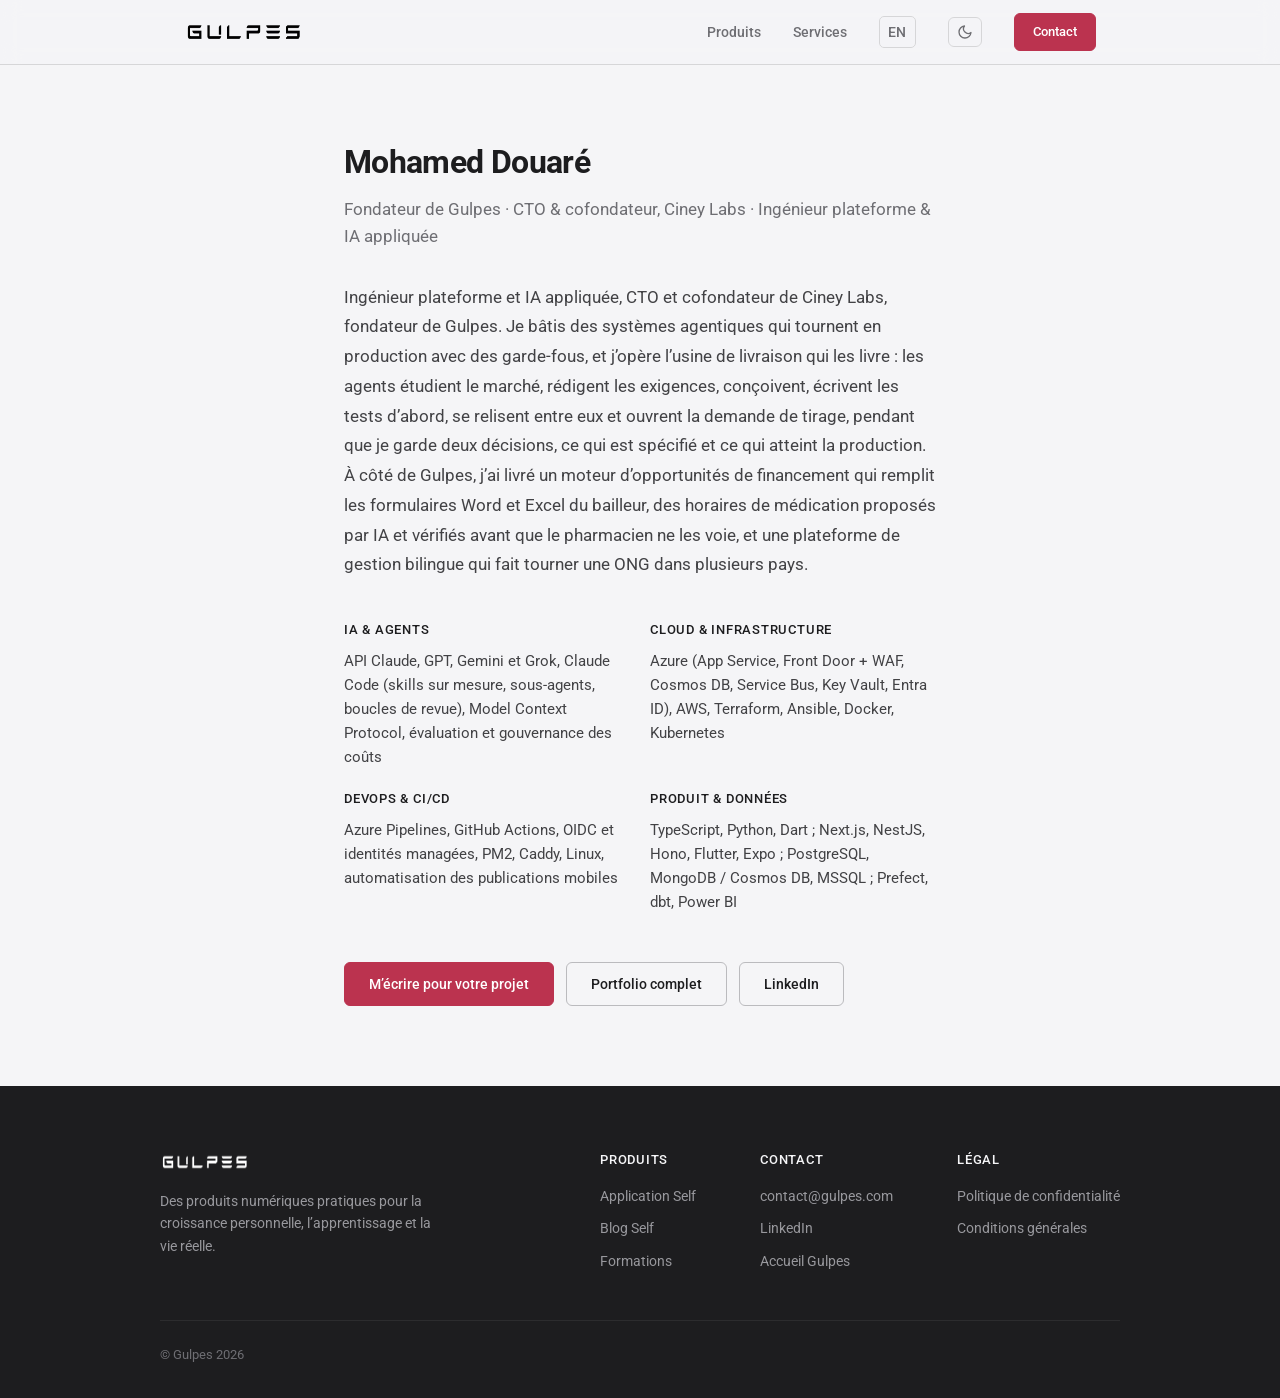
<file: fr/med.html>
<!DOCTYPE html>
<html lang="fr">
<head>
  <meta charset="utf-8">
  <meta name="viewport" content="width=device-width, initial-scale=1.0">
  <title>Mohamed Douaré | Ingénieur plateforme &amp; IA appliquée | Fondateur de Gulpes</title>
  <meta name="description" content="Mohamed Douaré, ingénieur plateforme et IA appliquée, CTO et cofondateur de Ciney Labs, fondateur de Gulpes. Systèmes agentiques en production avec garde-fous, usine de livraison autonome, Azure et AWS. Disponible pour du conseil et des projets.">
  <meta name="keywords" content="Mohamed Douaré, ingénieur plateforme, IA appliquée, systèmes agentiques, API Claude, Model Context Protocol, Azure, AWS, Terraform, Kubernetes, fondateur Gulpes, CTO Ciney Labs">
  <link rel="canonical" href="https://gulpes.com/fr/med.html">
  <link rel="alternate" hreflang="en" href="https://gulpes.com/med.html">
  <link rel="alternate" hreflang="fr" href="https://gulpes.com/fr/med.html">
  <link rel="alternate" hreflang="x-default" href="https://gulpes.com/med.html">
  <!-- Bump ?v= on icon/css/img URLs after each deploy so caches fetch new files. -->
  <link href="../img/icon.webp?v=2" rel="icon" type="image/webp">

  <meta property="og:type" content="profile">
  <meta property="og:url" content="https://gulpes.com/fr/med.html">
  <meta property="og:title" content="Mohamed Douaré | Ingénieur plateforme &amp; IA appliquée">
  <meta property="og:description" content="Fondateur de Gulpes, CTO et cofondateur de Ciney Labs. Systèmes agentiques en production avec garde-fous, usine de livraison autonome, Azure et AWS. Disponible pour du conseil et des projets.">
  <meta property="og:image" content="https://gulpes.com/img/og-image.webp">
  <meta property="og:site_name" content="Gulpes">
  <meta property="og:locale" content="fr_FR">
  <meta property="profile:first_name" content="Mohamed">
  <meta property="profile:last_name" content="Douaré">

  <meta name="twitter:card" content="summary">
  <meta name="twitter:title" content="Mohamed Douaré | Ingénieur plateforme &amp; IA appliquée">
  <meta name="twitter:description" content="Fondateur de Gulpes, CTO de Ciney Labs. IA agentique en production, usine de livraison autonome, Azure et AWS. Disponible pour du conseil.">
  <meta name="twitter:image" content="https://gulpes.com/img/og-image.webp">

  <link rel="preconnect" href="https://fonts.googleapis.com">
  <link rel="preconnect" href="https://fonts.gstatic.com" crossorigin>
  <link href="../css/main.css?v=2" rel="stylesheet" type="text/css" media="all">
  <link rel="stylesheet" href="https://fonts.googleapis.com/css2?family=Roboto:wght@300;400;500;700&display=swap" media="all">

  <script type="application/ld+json">
  {
    "@context": "https://schema.org",
    "@type": "Person",
    "name": "Mohamed Douaré",
    "url": "https://gulpes.com/fr/med.html",
    "jobTitle": "Ingénieur plateforme et IA appliquée",
    "description": "Ingénieur plateforme et IA appliquée, CTO et cofondateur de Ciney Labs, fondateur de Gulpes. Systèmes agentiques en production avec garde-fous, et une usine de livraison autonome.",
    "worksFor": {
      "@type": "Organization",
      "name": "Gulpes",
      "url": "https://gulpes.com"
    },
    "knowsAbout": ["IA agentique", "API Claude", "Model Context Protocol", "Ingénierie plateforme", "DevOps", "Azure", "AWS", "Terraform", "Kubernetes", "Docker", "CI/CD", "TypeScript", "Python", "Next.js", "PostgreSQL"],
    "sameAs": [
      "https://douare.dev",
      "https://www.linkedin.com/in/mohamed-douar%C3%A9-6757b6104/"
    ]
  }
  </script>

  <script>
    (function(){var t=localStorage.getItem('theme');if(t)document.documentElement.setAttribute('data-theme',t)})();
  </script>
</head>
<body>

  <header>
    <nav aria-label="Navigation principale">
      <a href="https://gulpes.com/fr/" class="logo">
        <img src="../img/logo.webp?v=2" width="120" height="32" alt="Accueil Gulpes">
      </a>
      <div class="nav-links">
        <a href="https://gulpes.com/fr/#produits">Produits</a>
        <a href="https://gulpes.com/fr/#services">Services</a>
        <a href="/med.html" class="lang-switch" title="Switch to English">EN</a>
        <button class="theme-toggle" aria-label="Changer le thème">
          <svg class="icon-sun" xmlns="http://www.w3.org/2000/svg" width="16" height="16" viewBox="0 0 24 24" fill="none" stroke="currentColor" stroke-width="2" stroke-linecap="round" stroke-linejoin="round"><circle cx="12" cy="12" r="5"/><line x1="12" y1="1" x2="12" y2="3"/><line x1="12" y1="21" x2="12" y2="23"/><line x1="4.22" y1="4.22" x2="5.64" y2="5.64"/><line x1="18.36" y1="18.36" x2="19.78" y2="19.78"/><line x1="1" y1="12" x2="3" y2="12"/><line x1="21" y1="12" x2="23" y2="12"/><line x1="4.22" y1="19.78" x2="5.64" y2="18.36"/><line x1="18.36" y1="5.64" x2="19.78" y2="4.22"/></svg>
          <svg class="icon-moon" xmlns="http://www.w3.org/2000/svg" width="16" height="16" viewBox="0 0 24 24" fill="none" stroke="currentColor" stroke-width="2" stroke-linecap="round" stroke-linejoin="round"><path d="M21 12.79A9 9 0 1 1 11.21 3 7 7 0 0 0 21 12.79z"/></svg>
        </button>
        <a href="mailto:mohamed@gulpes.com" class="btn btn-sm">Contact</a>
      </div>
    </nav>
  </header>

  <main>
    <div class="profile-content">
      <h1>Mohamed Douaré</h1>
      <p class="profile-role">Fondateur de Gulpes · CTO &amp; cofondateur, Ciney Labs · Ingénieur plateforme &amp; IA appliquée</p>

      <p class="profile-bio">Ingénieur plateforme et IA appliquée, CTO et cofondateur de Ciney Labs, fondateur de Gulpes. Je bâtis des systèmes agentiques qui tournent en production avec des garde-fous, et j’opère l’usine de livraison qui les livre : les agents étudient le marché, rédigent les exigences, conçoivent, écrivent les tests d’abord, se relisent entre eux et ouvrent la demande de tirage, pendant que je garde deux décisions, ce qui est spécifié et ce qui atteint la production. À côté de Gulpes, j’ai livré un moteur d’opportunités de financement qui remplit les formulaires Word et Excel du bailleur, des horaires de médication proposés par IA et vérifiés avant que le pharmacien ne les voie, et une plateforme de gestion bilingue qui fait tourner une ONG dans plusieurs pays.</p>

      <div class="profile-stack">
        <div class="profile-stack-item">
          <h3>IA &amp; agents</h3>
          <p>API Claude, GPT, Gemini et Grok, Claude Code (skills sur mesure, sous-agents, boucles de revue), Model Context Protocol, évaluation et gouvernance des coûts</p>
        </div>
        <div class="profile-stack-item">
          <h3>Cloud &amp; infrastructure</h3>
          <p>Azure (App Service, Front Door + WAF, Cosmos DB, Service Bus, Key Vault, Entra ID), AWS, Terraform, Ansible, Docker, Kubernetes</p>
        </div>
        <div class="profile-stack-item">
          <h3>DevOps &amp; CI/CD</h3>
          <p>Azure Pipelines, GitHub Actions, OIDC et identités managées, PM2, Caddy, Linux, automatisation des publications mobiles</p>
        </div>
        <div class="profile-stack-item">
          <h3>Produit &amp; données</h3>
          <p>TypeScript, Python, Dart ; Next.js, NestJS, Hono, Flutter, Expo ; PostgreSQL, MongoDB / Cosmos DB, MSSQL ; Prefect, dbt, Power BI</p>
        </div>
      </div>

      <div class="profile-ctas">
        <a href="mailto:mohamed@gulpes.com" class="btn btn-primary">M’écrire pour votre projet</a>
        <a href="https://douare.dev" class="btn btn-secondary" target="_blank" rel="noopener">Portfolio complet</a>
        <a href="https://www.linkedin.com/in/mohamed-douar%C3%A9-6757b6104/" class="btn btn-secondary" target="_blank" rel="noopener">LinkedIn</a>
      </div>
    </div>
  </main>

  <footer>
    <div class="footer-content">
      <div class="footer-brand">
        <img src="../img/logo.webp?v=2" width="90" height="24" alt="Gulpes">
        <p>Des produits numériques pratiques pour la croissance personnelle, l’apprentissage et la vie réelle.</p>
      </div>
      <div class="footer-links">
        <div class="footer-col">
          <h4>Produits</h4>
          <a href="https://onelink.to/b9ceec" target="_blank" rel="noopener">Application Self</a>
          <a href="https://self.gulpes.com/" target="_blank" rel="noopener">Blog Self</a>
          <a href="https://courses.gulpes.com/" target="_blank" rel="noopener">Formations</a>
        </div>
        <div class="footer-col">
          <h4>Contact</h4>
          <a href="mailto:contact@gulpes.com">contact@gulpes.com</a>
          <a href="https://www.linkedin.com/in/mohamed-douar%C3%A9-6757b6104/" target="_blank" rel="noopener">LinkedIn</a>
          <a href="https://gulpes.com/fr/" target="_blank" rel="noopener">Accueil Gulpes</a>
        </div>
        <div class="footer-col">
          <h4>Légal</h4>
          <a href="/fr/privacy.html">Politique de confidentialité</a>
          <a href="/fr/terms.html">Conditions générales</a>
        </div>
      </div>
    </div>
    <div class="footer-bottom">
      <p>&copy; Gulpes 2026</p>
    </div>
  </footer>

  <script>
    (function () {
      var toggle = document.querySelector('.theme-toggle');
      function getEffective() {
        var stored = localStorage.getItem('theme');
        if (stored) return stored;
        return window.matchMedia('(prefers-color-scheme: light)').matches ? 'light' : 'dark';
      }
      function apply(theme) {
        document.documentElement.setAttribute('data-theme', theme);
        localStorage.setItem('theme', theme);
      }
      toggle.addEventListener('click', function () {
        apply(getEffective() === 'dark' ? 'light' : 'dark');
      });
    })();
  </script>
</body>
</html>
</file>
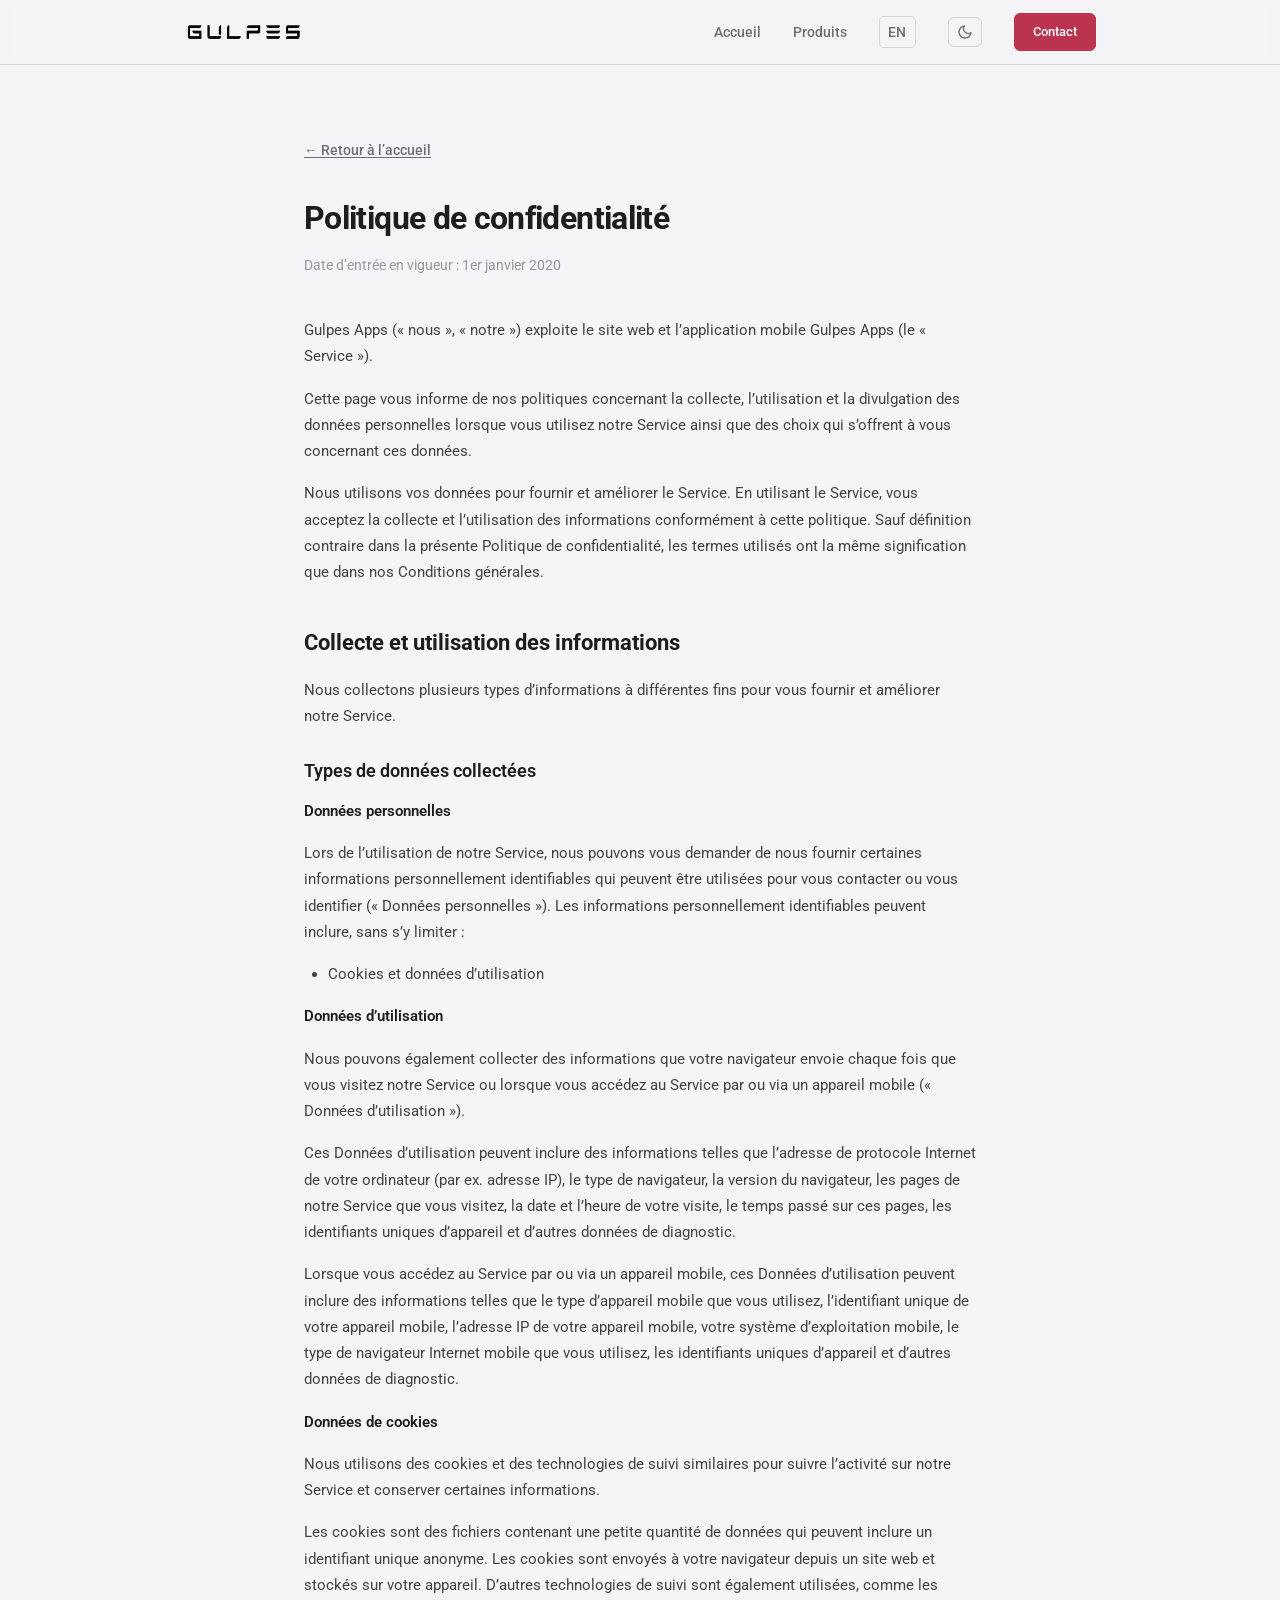
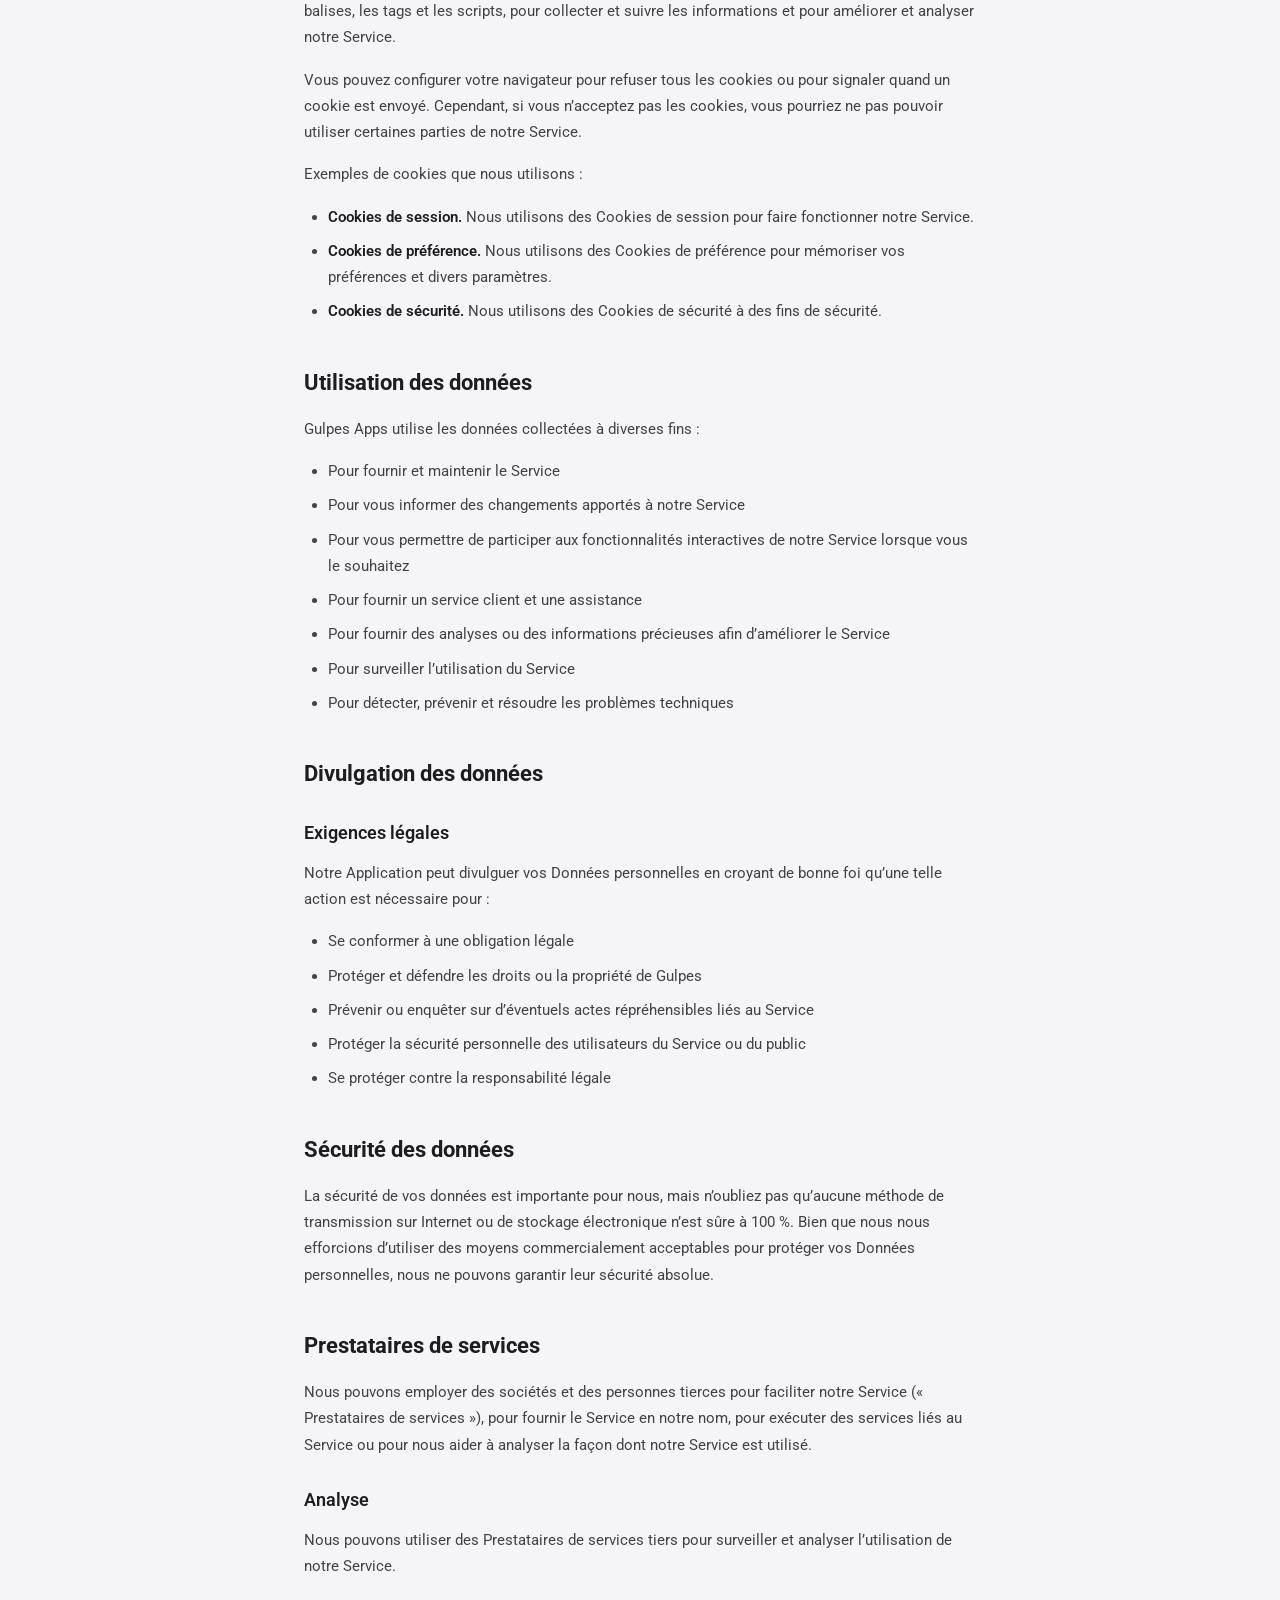
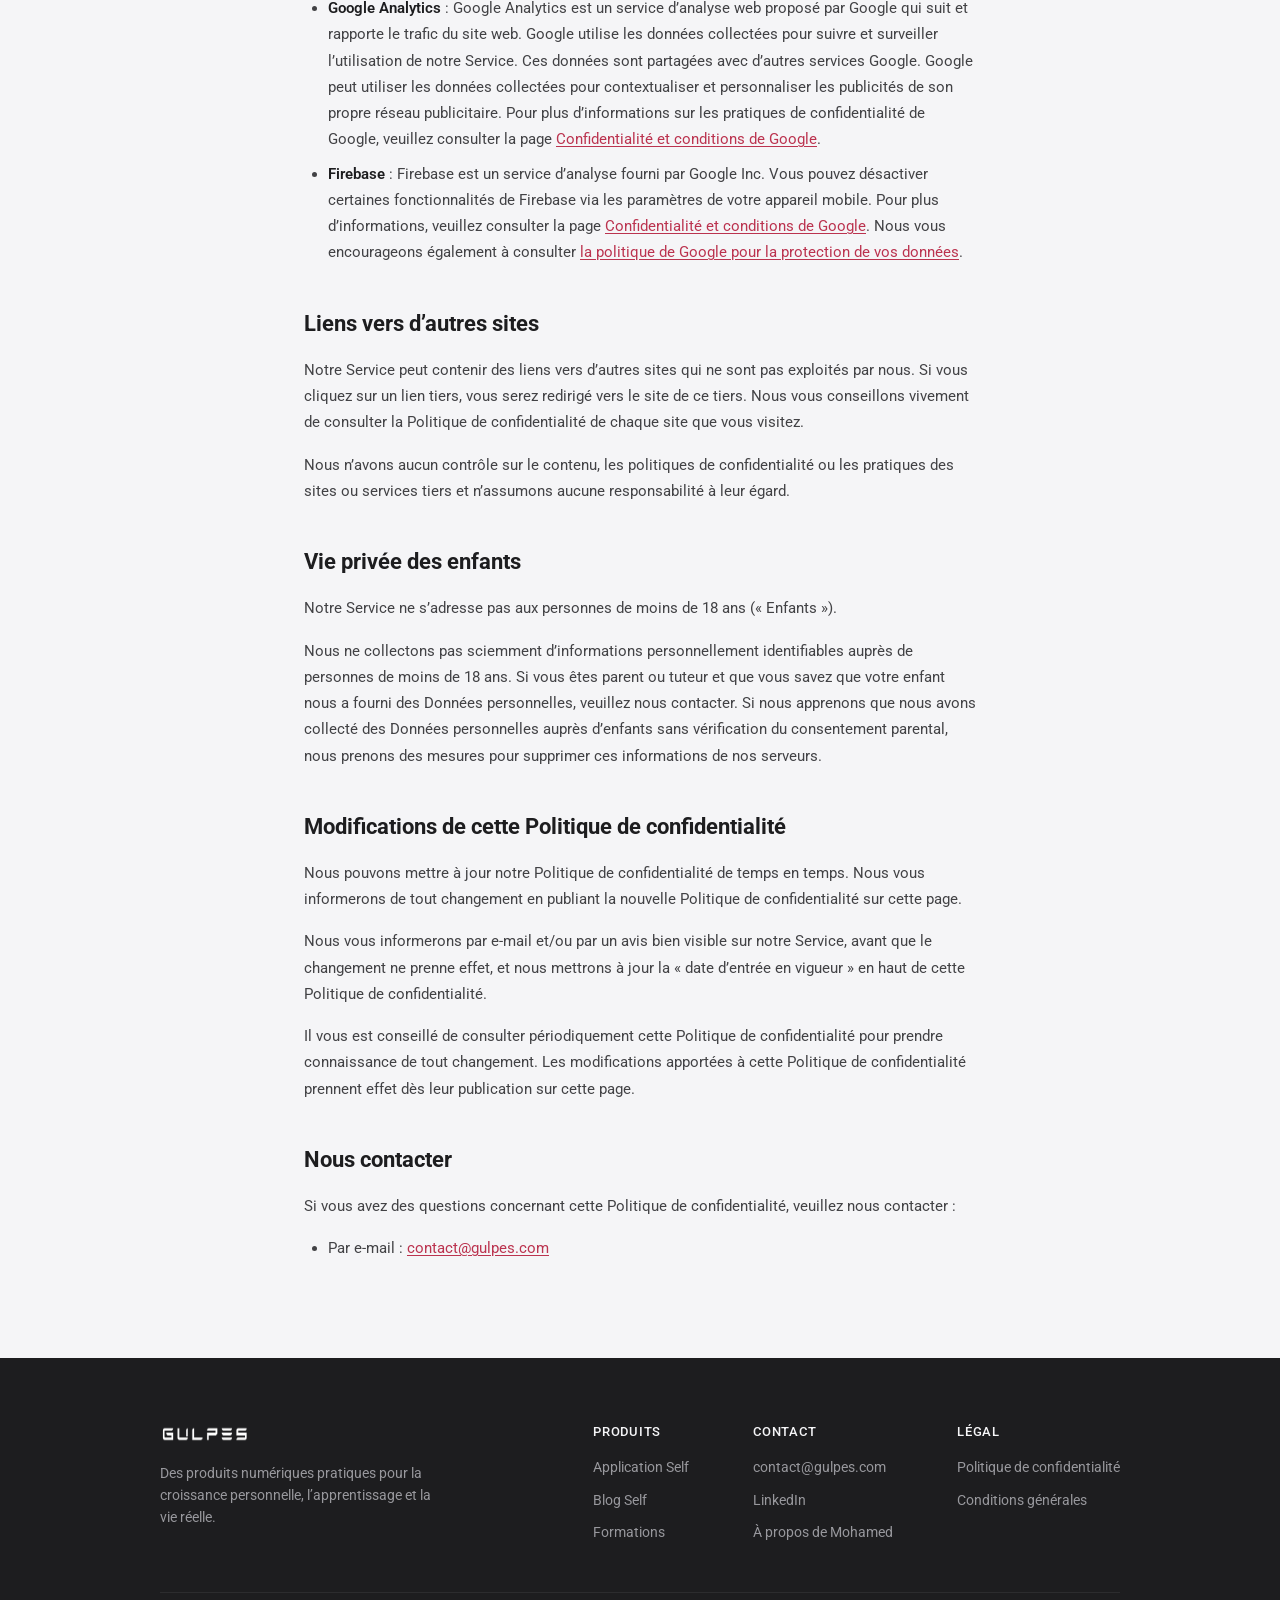
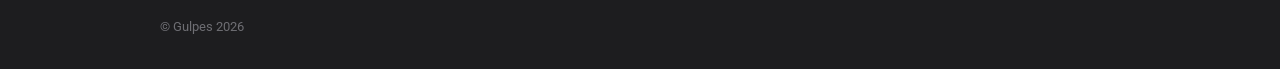
<file: fr/privacy.html>
<!DOCTYPE html>
<html lang="fr">
<head>
  <meta charset="utf-8">
  <meta name="viewport" content="width=device-width, initial-scale=1.0">
  <title>Politique de confidentialité | Gulpes</title>
  <meta name="description" content="Politique de confidentialité de Gulpes : comment nous collectons, utilisons et protégeons vos données personnelles sur notre site web et nos applications mobiles.">
  <link rel="canonical" href="https://gulpes.com/fr/privacy.html">
  <link rel="alternate" hreflang="en" href="https://gulpes.com/privacy.html">
  <link rel="alternate" hreflang="fr" href="https://gulpes.com/fr/privacy.html">
  <link rel="alternate" hreflang="x-default" href="https://gulpes.com/privacy.html">
  <meta name="robots" content="index, follow">
  <!-- Bump ?v= on icon/css/img URLs after each deploy so caches fetch new files. -->
  <link href="../img/icon.webp?v=2" rel="icon" type="image/webp">
  <link rel="preconnect" href="https://fonts.googleapis.com">
  <link rel="preconnect" href="https://fonts.gstatic.com" crossorigin>
  <link href="../css/main.css?v=2" rel="stylesheet" type="text/css" media="all">
  <link rel="stylesheet" href="https://fonts.googleapis.com/css2?family=Roboto:wght@300;400;500;700&display=swap" media="all">
  <script>
    (function(){var t=localStorage.getItem('theme');if(t)document.documentElement.setAttribute('data-theme',t)})();
  </script>
</head>
<body>

  <header>
    <nav aria-label="Navigation principale">
      <a href="#" class="logo">
        <img src="../img/logo.webp?v=2" width="120" height="32" alt="Accueil Gulpes">
      </a>
      <div class="nav-links">
        <a href="/fr/">Accueil</a>
        <a href="/fr/#produits">Produits</a>
        <a href="/privacy.html" class="lang-switch" title="Switch to English">EN</a>
        <button class="theme-toggle" aria-label="Changer le thème">
          <svg class="icon-sun" xmlns="http://www.w3.org/2000/svg" width="16" height="16" viewBox="0 0 24 24" fill="none" stroke="currentColor" stroke-width="2" stroke-linecap="round" stroke-linejoin="round"><circle cx="12" cy="12" r="5"/><line x1="12" y1="1" x2="12" y2="3"/><line x1="12" y1="21" x2="12" y2="23"/><line x1="4.22" y1="4.22" x2="5.64" y2="5.64"/><line x1="18.36" y1="18.36" x2="19.78" y2="19.78"/><line x1="1" y1="12" x2="3" y2="12"/><line x1="21" y1="12" x2="23" y2="12"/><line x1="4.22" y1="19.78" x2="5.64" y2="18.36"/><line x1="18.36" y1="5.64" x2="19.78" y2="4.22"/></svg>
          <svg class="icon-moon" xmlns="http://www.w3.org/2000/svg" width="16" height="16" viewBox="0 0 24 24" fill="none" stroke="currentColor" stroke-width="2" stroke-linecap="round" stroke-linejoin="round"><path d="M21 12.79A9 9 0 1 1 11.21 3 7 7 0 0 0 21 12.79z"/></svg>
        </button>
        <a href="mailto:contact@gulpes.com" class="btn btn-sm">Contact</a>
      </div>
    </nav>
  </header>

  <main>
    <div class="legal-content">
      <a href="/fr/" class="back-link">← Retour à l’accueil</a>
      <h1>Politique de confidentialité</h1>
      <p class="legal-date">Date d’entrée en vigueur : 1er janvier 2020</p>

      <p>Gulpes Apps (« nous », « notre ») exploite le site web et l’application mobile Gulpes Apps (le « Service »).</p>
      <p>Cette page vous informe de nos politiques concernant la collecte, l’utilisation et la divulgation des données personnelles lorsque vous utilisez notre Service ainsi que des choix qui s’offrent à vous concernant ces données.</p>
      <p>Nous utilisons vos données pour fournir et améliorer le Service. En utilisant le Service, vous acceptez la collecte et l’utilisation des informations conformément à cette politique. Sauf définition contraire dans la présente Politique de confidentialité, les termes utilisés ont la même signification que dans nos Conditions générales.</p>

      <h2>Collecte et utilisation des informations</h2>
      <p>Nous collectons plusieurs types d’informations à différentes fins pour vous fournir et améliorer notre Service.</p>

      <h3>Types de données collectées</h3>
      <p><strong>Données personnelles</strong></p>
      <p>Lors de l’utilisation de notre Service, nous pouvons vous demander de nous fournir certaines informations personnellement identifiables qui peuvent être utilisées pour vous contacter ou vous identifier (« Données personnelles »). Les informations personnellement identifiables peuvent inclure, sans s’y limiter :</p>
      <ul>
        <li>Cookies et données d’utilisation</li>
      </ul>

      <p><strong>Données d’utilisation</strong></p>
      <p>Nous pouvons également collecter des informations que votre navigateur envoie chaque fois que vous visitez notre Service ou lorsque vous accédez au Service par ou via un appareil mobile (« Données d’utilisation »).</p>
      <p>Ces Données d’utilisation peuvent inclure des informations telles que l’adresse de protocole Internet de votre ordinateur (par ex. adresse IP), le type de navigateur, la version du navigateur, les pages de notre Service que vous visitez, la date et l’heure de votre visite, le temps passé sur ces pages, les identifiants uniques d’appareil et d’autres données de diagnostic.</p>
      <p>Lorsque vous accédez au Service par ou via un appareil mobile, ces Données d’utilisation peuvent inclure des informations telles que le type d’appareil mobile que vous utilisez, l’identifiant unique de votre appareil mobile, l’adresse IP de votre appareil mobile, votre système d’exploitation mobile, le type de navigateur Internet mobile que vous utilisez, les identifiants uniques d’appareil et d’autres données de diagnostic.</p>

      <p><strong>Données de cookies</strong></p>
      <p>Nous utilisons des cookies et des technologies de suivi similaires pour suivre l’activité sur notre Service et conserver certaines informations.</p>
      <p>Les cookies sont des fichiers contenant une petite quantité de données qui peuvent inclure un identifiant unique anonyme. Les cookies sont envoyés à votre navigateur depuis un site web et stockés sur votre appareil. D’autres technologies de suivi sont également utilisées, comme les balises, les tags et les scripts, pour collecter et suivre les informations et pour améliorer et analyser notre Service.</p>
      <p>Vous pouvez configurer votre navigateur pour refuser tous les cookies ou pour signaler quand un cookie est envoyé. Cependant, si vous n’acceptez pas les cookies, vous pourriez ne pas pouvoir utiliser certaines parties de notre Service.</p>
      <p>Exemples de cookies que nous utilisons :</p>
      <ul>
        <li><strong>Cookies de session.</strong> Nous utilisons des Cookies de session pour faire fonctionner notre Service.</li>
        <li><strong>Cookies de préférence.</strong> Nous utilisons des Cookies de préférence pour mémoriser vos préférences et divers paramètres.</li>
        <li><strong>Cookies de sécurité.</strong> Nous utilisons des Cookies de sécurité à des fins de sécurité.</li>
      </ul>

      <h2>Utilisation des données</h2>
      <p>Gulpes Apps utilise les données collectées à diverses fins :</p>
      <ul>
        <li>Pour fournir et maintenir le Service</li>
        <li>Pour vous informer des changements apportés à notre Service</li>
        <li>Pour vous permettre de participer aux fonctionnalités interactives de notre Service lorsque vous le souhaitez</li>
        <li>Pour fournir un service client et une assistance</li>
        <li>Pour fournir des analyses ou des informations précieuses afin d’améliorer le Service</li>
        <li>Pour surveiller l’utilisation du Service</li>
        <li>Pour détecter, prévenir et résoudre les problèmes techniques</li>
      </ul>

      <h2>Divulgation des données</h2>
      <h3>Exigences légales</h3>
      <p>Notre Application peut divulguer vos Données personnelles en croyant de bonne foi qu’une telle action est nécessaire pour :</p>
      <ul>
        <li>Se conformer à une obligation légale</li>
        <li>Protéger et défendre les droits ou la propriété de Gulpes</li>
        <li>Prévenir ou enquêter sur d’éventuels actes répréhensibles liés au Service</li>
        <li>Protéger la sécurité personnelle des utilisateurs du Service ou du public</li>
        <li>Se protéger contre la responsabilité légale</li>
      </ul>

      <h2>Sécurité des données</h2>
      <p>La sécurité de vos données est importante pour nous, mais n’oubliez pas qu’aucune méthode de transmission sur Internet ou de stockage électronique n’est sûre à 100 %. Bien que nous nous efforcions d’utiliser des moyens commercialement acceptables pour protéger vos Données personnelles, nous ne pouvons garantir leur sécurité absolue.</p>

      <h2>Prestataires de services</h2>
      <p>Nous pouvons employer des sociétés et des personnes tierces pour faciliter notre Service (« Prestataires de services »), pour fournir le Service en notre nom, pour exécuter des services liés au Service ou pour nous aider à analyser la façon dont notre Service est utilisé.</p>

      <h3>Analyse</h3>
      <p>Nous pouvons utiliser des Prestataires de services tiers pour surveiller et analyser l’utilisation de notre Service.</p>
      <ul>
        <li><strong>Google Analytics</strong> : Google Analytics est un service d’analyse web proposé par Google qui suit et rapporte le trafic du site web. Google utilise les données collectées pour suivre et surveiller l’utilisation de notre Service. Ces données sont partagées avec d’autres services Google. Google peut utiliser les données collectées pour contextualiser et personnaliser les publicités de son propre réseau publicitaire. Pour plus d’informations sur les pratiques de confidentialité de Google, veuillez consulter la page <a href="https://policies.google.com/privacy?hl=fr" target="_blank" rel="noopener">Confidentialité et conditions de Google</a>.</li>
        <li><strong>Firebase</strong> : Firebase est un service d’analyse fourni par Google Inc. Vous pouvez désactiver certaines fonctionnalités de Firebase via les paramètres de votre appareil mobile. Pour plus d’informations, veuillez consulter la page <a href="https://policies.google.com/privacy?hl=fr" target="_blank" rel="noopener">Confidentialité et conditions de Google</a>. Nous vous encourageons également à consulter <a href="https://support.google.com/analytics/answer/6004245" target="_blank" rel="noopener">la politique de Google pour la protection de vos données</a>.</li>
      </ul>

      <h2>Liens vers d’autres sites</h2>
      <p>Notre Service peut contenir des liens vers d’autres sites qui ne sont pas exploités par nous. Si vous cliquez sur un lien tiers, vous serez redirigé vers le site de ce tiers. Nous vous conseillons vivement de consulter la Politique de confidentialité de chaque site que vous visitez.</p>
      <p>Nous n’avons aucun contrôle sur le contenu, les politiques de confidentialité ou les pratiques des sites ou services tiers et n’assumons aucune responsabilité à leur égard.</p>

      <h2>Vie privée des enfants</h2>
      <p>Notre Service ne s’adresse pas aux personnes de moins de 18 ans (« Enfants »).</p>
      <p>Nous ne collectons pas sciemment d’informations personnellement identifiables auprès de personnes de moins de 18 ans. Si vous êtes parent ou tuteur et que vous savez que votre enfant nous a fourni des Données personnelles, veuillez nous contacter. Si nous apprenons que nous avons collecté des Données personnelles auprès d’enfants sans vérification du consentement parental, nous prenons des mesures pour supprimer ces informations de nos serveurs.</p>

      <h2>Modifications de cette Politique de confidentialité</h2>
      <p>Nous pouvons mettre à jour notre Politique de confidentialité de temps en temps. Nous vous informerons de tout changement en publiant la nouvelle Politique de confidentialité sur cette page.</p>
      <p>Nous vous informerons par e-mail et/ou par un avis bien visible sur notre Service, avant que le changement ne prenne effet, et nous mettrons à jour la « date d’entrée en vigueur » en haut de cette Politique de confidentialité.</p>
      <p>Il vous est conseillé de consulter périodiquement cette Politique de confidentialité pour prendre connaissance de tout changement. Les modifications apportées à cette Politique de confidentialité prennent effet dès leur publication sur cette page.</p>

      <h2>Nous contacter</h2>
      <p>Si vous avez des questions concernant cette Politique de confidentialité, veuillez nous contacter :</p>
      <ul>
        <li>Par e-mail : <a href="mailto:contact@gulpes.com">contact@gulpes.com</a></li>
      </ul>
    </div>
  </main>

  <footer>
    <div class="footer-content">
      <div class="footer-brand">
        <img src="../img/logo.webp?v=2" width="90" height="24" alt="Gulpes">
        <p>Des produits numériques pratiques pour la croissance personnelle, l’apprentissage et la vie réelle.</p>
      </div>
      <div class="footer-links">
        <div class="footer-col">
          <h4>Produits</h4>
          <a href="https://onelink.to/b9ceec" target="_blank" rel="noopener">Application Self</a>
          <a href="https://self.gulpes.com/" target="_blank" rel="noopener">Blog Self</a>
          <a href="https://courses.gulpes.com/" target="_blank" rel="noopener">Formations</a>
        </div>
        <div class="footer-col">
          <h4>Contact</h4>
          <a href="mailto:contact@gulpes.com">contact@gulpes.com</a>
          <a href="https://www.linkedin.com/in/mohamed-douar%C3%A9-6757b6104/" target="_blank" rel="noopener">LinkedIn</a>
          <a href="/fr/med.html">À propos de Mohamed</a>
        </div>
        <div class="footer-col">
          <h4>Légal</h4>
          <a href="/fr/privacy.html">Politique de confidentialité</a>
          <a href="/fr/terms.html">Conditions générales</a>
        </div>
      </div>
    </div>
    <div class="footer-bottom">
      <p>&copy; Gulpes 2026</p>
    </div>
  </footer>

  <script>
    (function () {
      var toggle = document.querySelector('.theme-toggle');
      function getEffective() {
        var stored = localStorage.getItem('theme');
        if (stored) return stored;
        return window.matchMedia('(prefers-color-scheme: light)').matches ? 'light' : 'dark';
      }
      function apply(theme) {
        document.documentElement.setAttribute('data-theme', theme);
        localStorage.setItem('theme', theme);
      }
      toggle.addEventListener('click', function () {
        apply(getEffective() === 'dark' ? 'light' : 'dark');
      });
    })();
  </script>
</body>
</html>
</file>
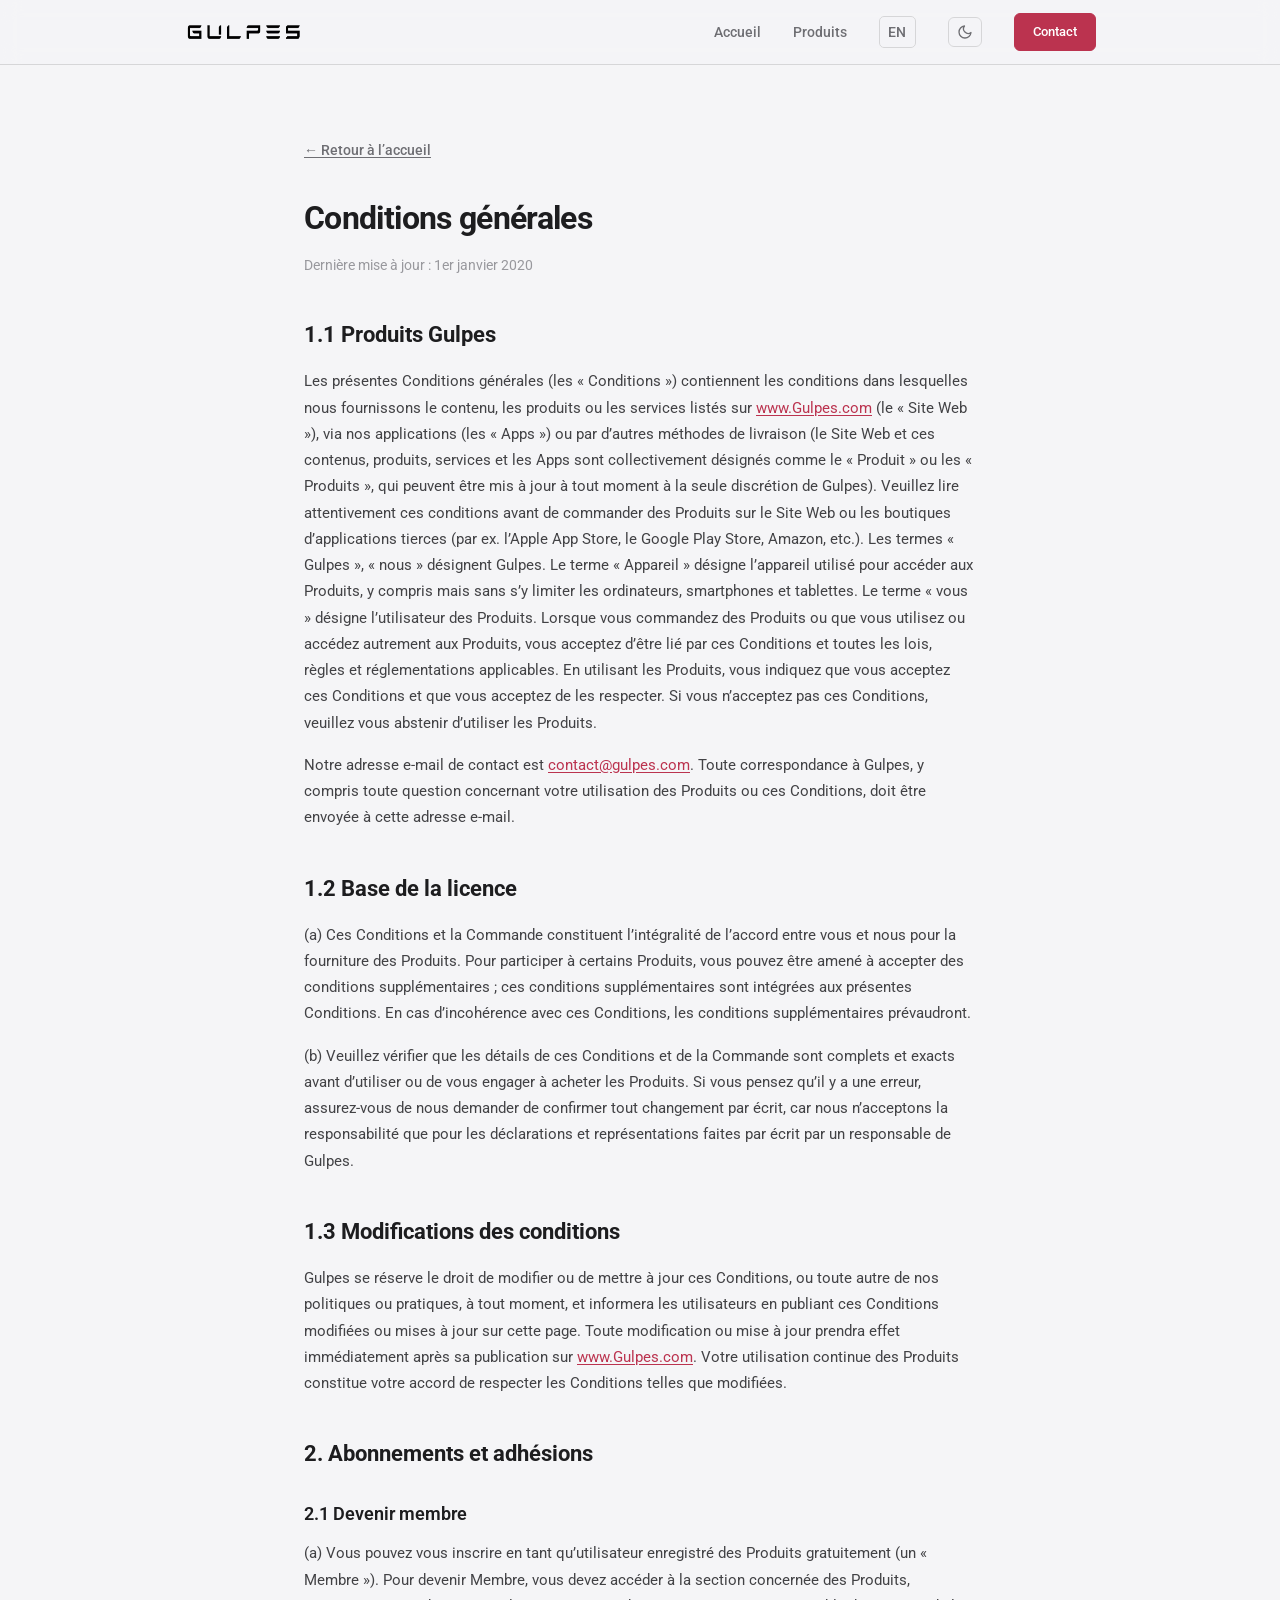
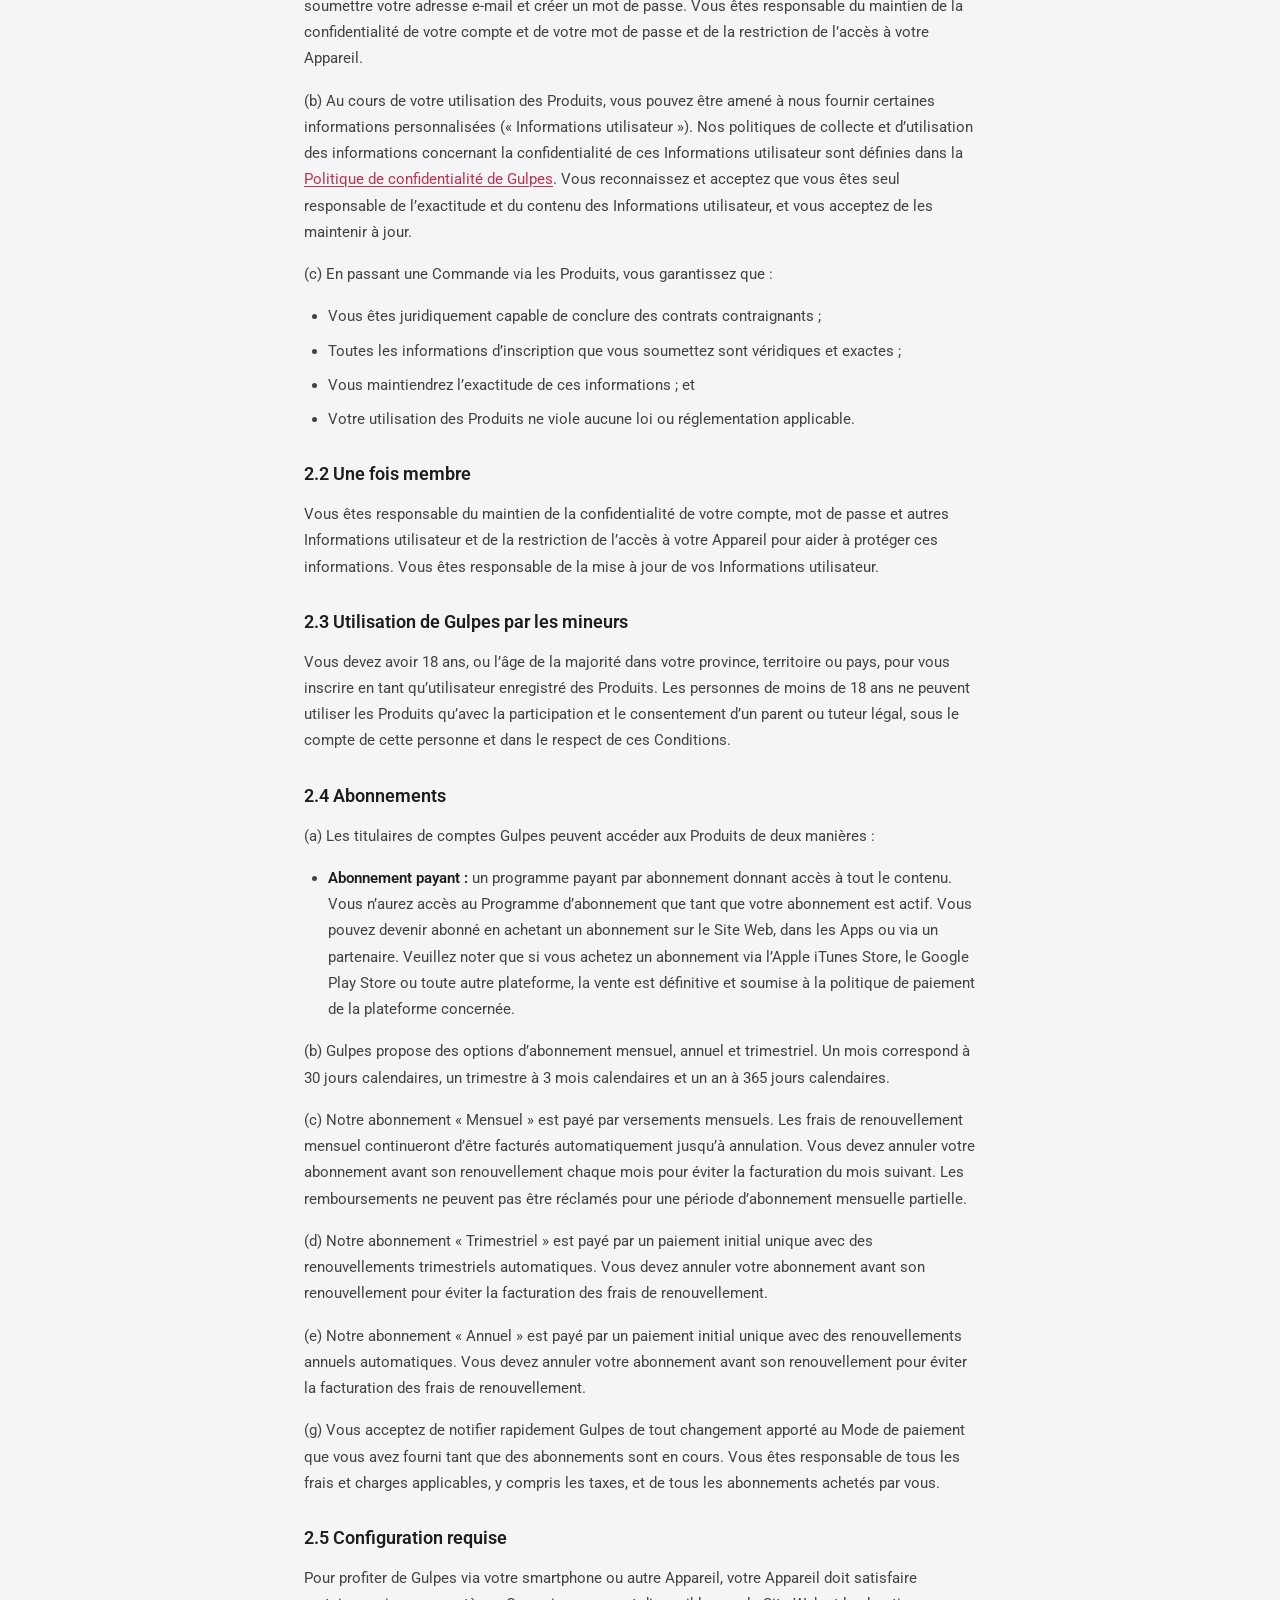
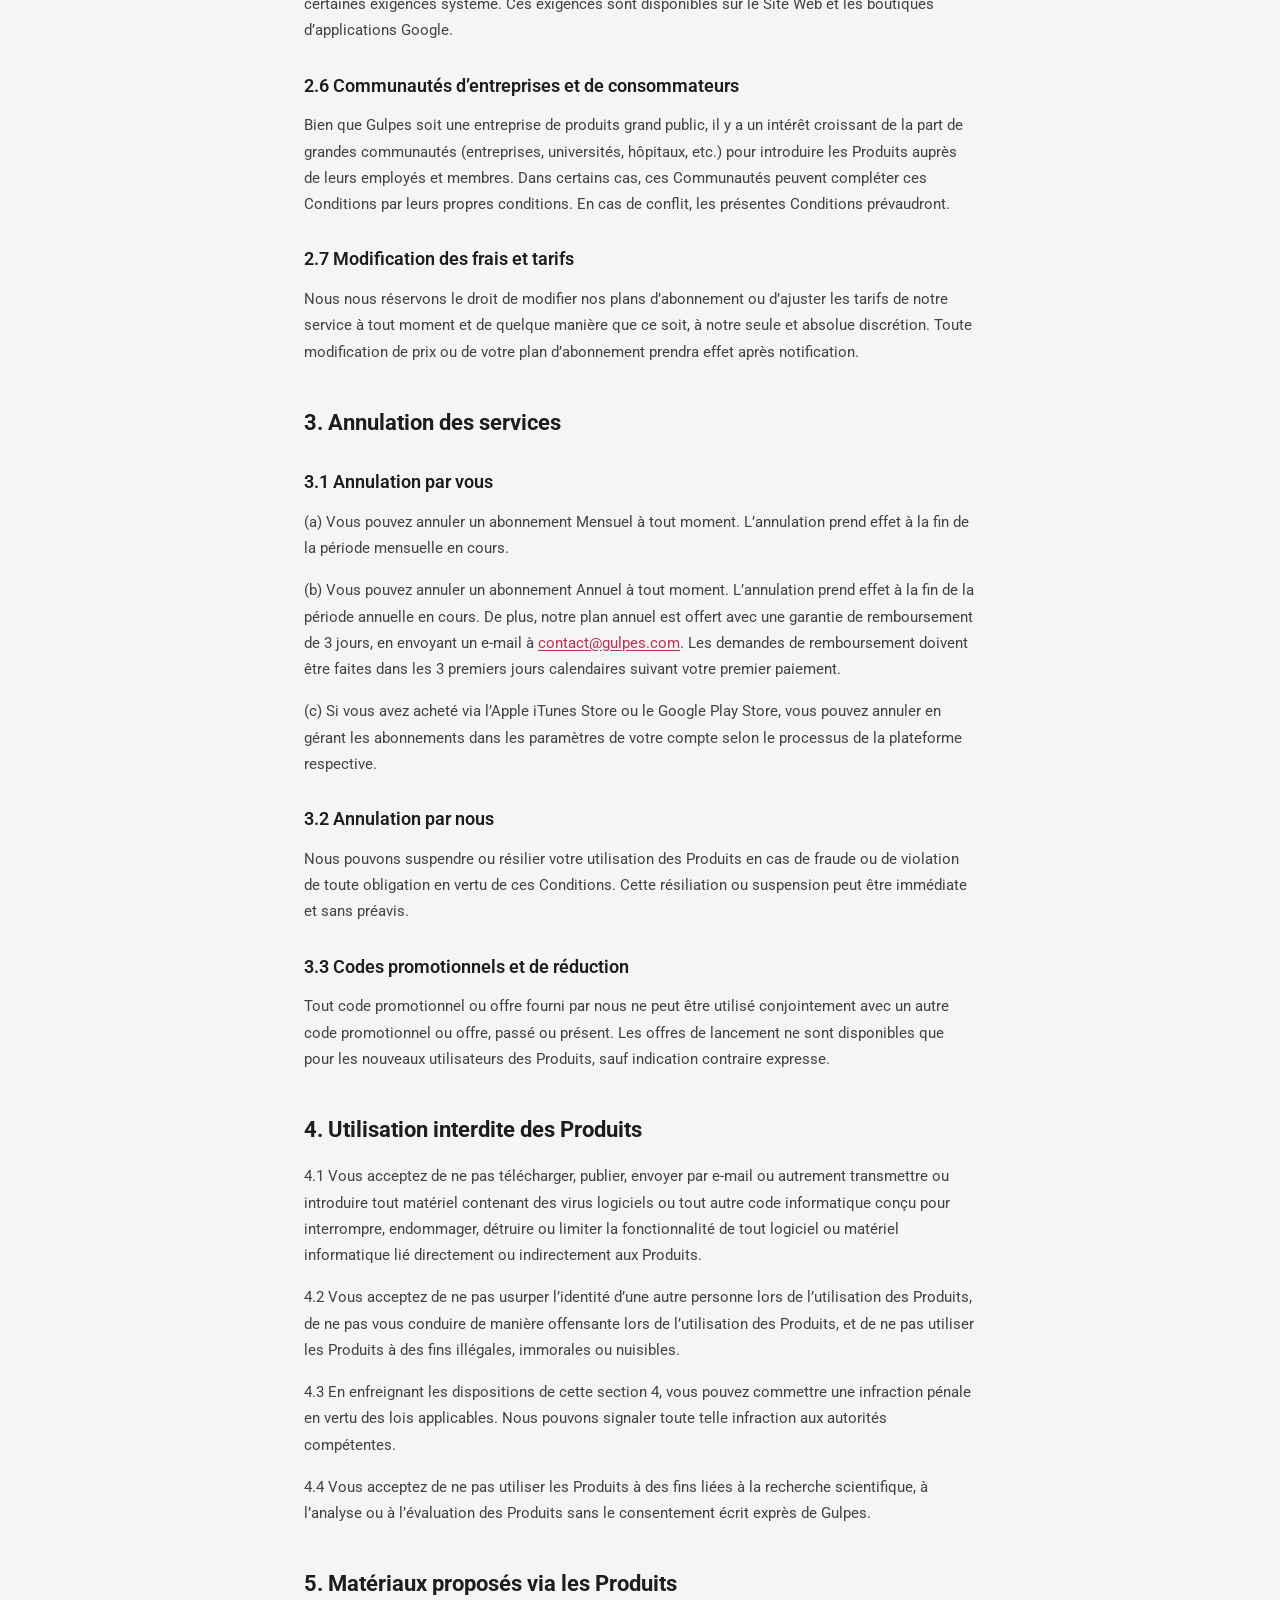
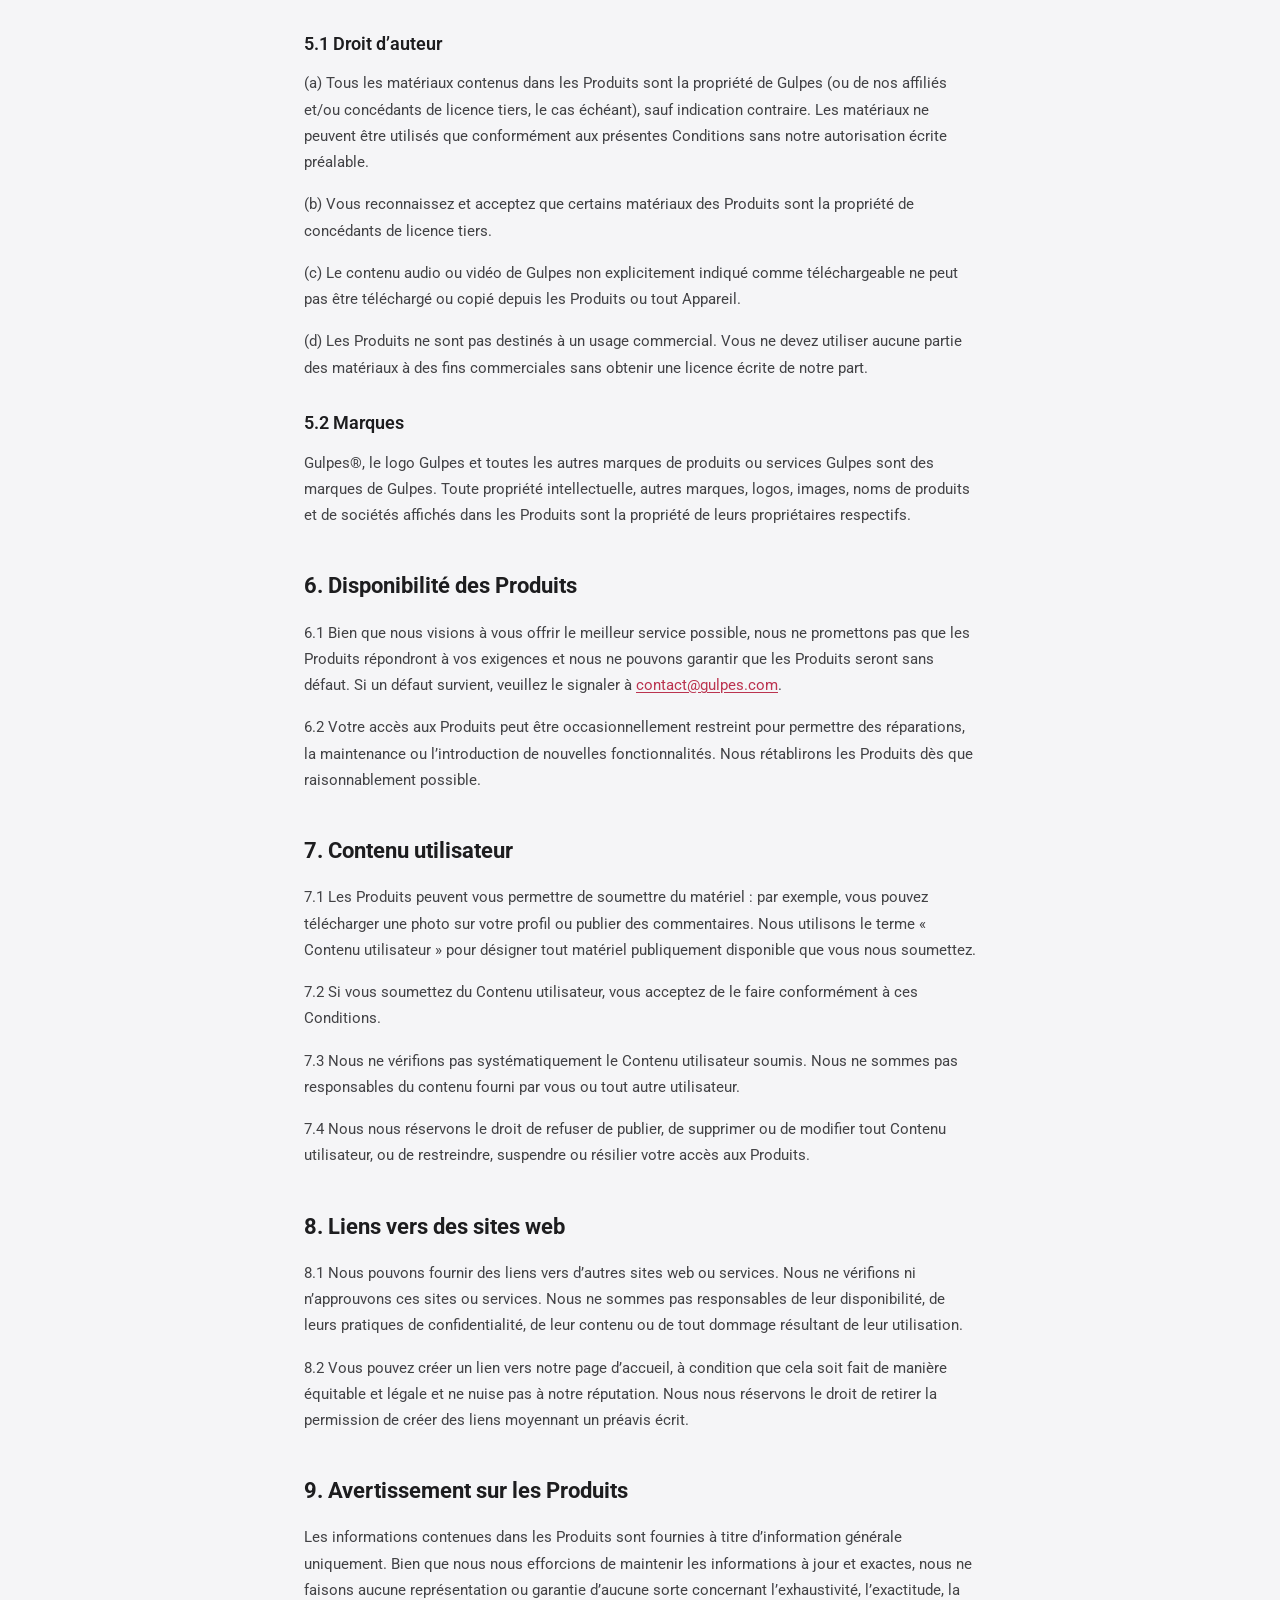
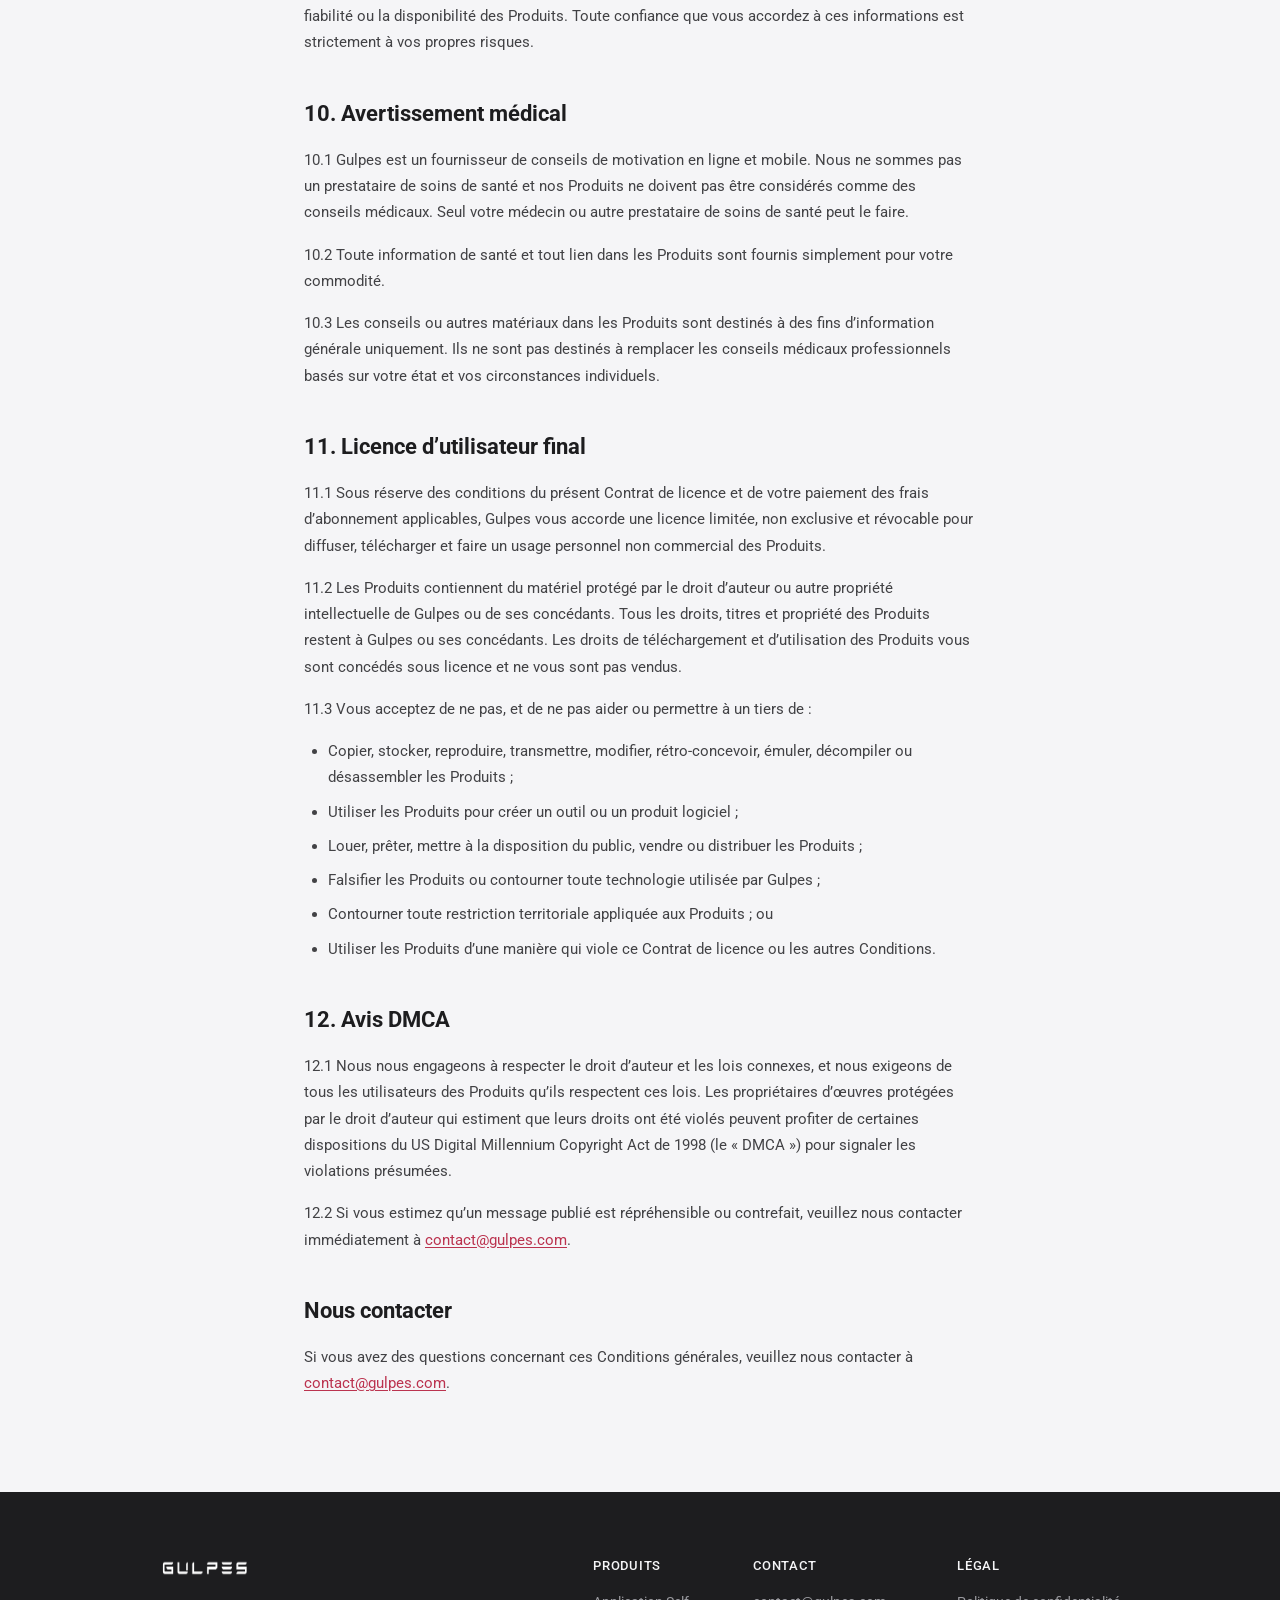
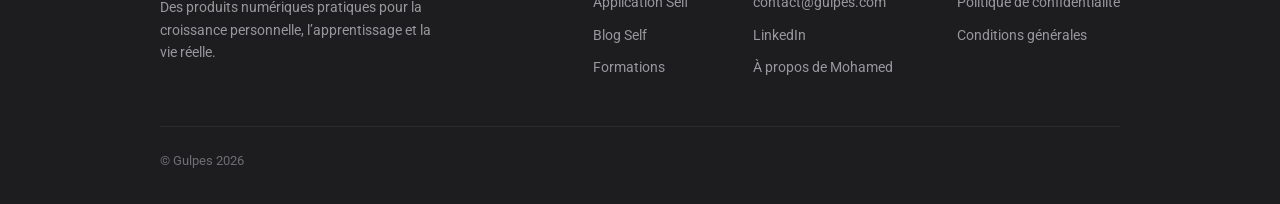
<file: fr/terms.html>
<!DOCTYPE html>
<html lang="fr">
<head>
  <meta charset="utf-8">
  <meta name="viewport" content="width=device-width, initial-scale=1.0">
  <title>Conditions générales | Gulpes</title>
  <meta name="description" content="Conditions générales de Gulpes : les conditions dans lesquelles nous fournissons nos produits numériques, applications mobiles et services.">
  <link rel="canonical" href="https://gulpes.com/fr/terms.html">
  <link rel="alternate" hreflang="en" href="https://gulpes.com/terms.html">
  <link rel="alternate" hreflang="fr" href="https://gulpes.com/fr/terms.html">
  <link rel="alternate" hreflang="x-default" href="https://gulpes.com/terms.html">
  <meta name="robots" content="index, follow">
  <!-- Bump ?v= on icon/css/img URLs after each deploy so caches fetch new files. -->
  <link href="../img/icon.webp?v=2" rel="icon" type="image/webp">
  <link rel="preconnect" href="https://fonts.googleapis.com">
  <link rel="preconnect" href="https://fonts.gstatic.com" crossorigin>
  <link href="../css/main.css?v=2" rel="stylesheet" type="text/css" media="all">
  <link rel="stylesheet" href="https://fonts.googleapis.com/css2?family=Roboto:wght@300;400;500;700&display=swap" media="all">
  <script>
    (function(){var t=localStorage.getItem('theme');if(t)document.documentElement.setAttribute('data-theme',t)})();
  </script>
</head>
<body>

  <header>
    <nav aria-label="Navigation principale">
      <a href="#" class="logo">
        <img src="../img/logo.webp?v=2" width="120" height="32" alt="Accueil Gulpes">
      </a>
      <div class="nav-links">
        <a href="/fr/">Accueil</a>
        <a href="/fr/#produits">Produits</a>
        <a href="/terms.html" class="lang-switch" title="Switch to English">EN</a>
        <button class="theme-toggle" aria-label="Changer le thème">
          <svg class="icon-sun" xmlns="http://www.w3.org/2000/svg" width="16" height="16" viewBox="0 0 24 24" fill="none" stroke="currentColor" stroke-width="2" stroke-linecap="round" stroke-linejoin="round"><circle cx="12" cy="12" r="5"/><line x1="12" y1="1" x2="12" y2="3"/><line x1="12" y1="21" x2="12" y2="23"/><line x1="4.22" y1="4.22" x2="5.64" y2="5.64"/><line x1="18.36" y1="18.36" x2="19.78" y2="19.78"/><line x1="1" y1="12" x2="3" y2="12"/><line x1="21" y1="12" x2="23" y2="12"/><line x1="4.22" y1="19.78" x2="5.64" y2="18.36"/><line x1="18.36" y1="5.64" x2="19.78" y2="4.22"/></svg>
          <svg class="icon-moon" xmlns="http://www.w3.org/2000/svg" width="16" height="16" viewBox="0 0 24 24" fill="none" stroke="currentColor" stroke-width="2" stroke-linecap="round" stroke-linejoin="round"><path d="M21 12.79A9 9 0 1 1 11.21 3 7 7 0 0 0 21 12.79z"/></svg>
        </button>
        <a href="mailto:contact@gulpes.com" class="btn btn-sm">Contact</a>
      </div>
    </nav>
  </header>

  <main>
    <div class="legal-content">
      <a href="/fr/" class="back-link">← Retour à l’accueil</a>
      <h1>Conditions générales</h1>
      <p class="legal-date">Dernière mise à jour : 1er janvier 2020</p>

      <h2>1.1 Produits Gulpes</h2>
      <p>Les présentes Conditions générales (les « Conditions ») contiennent les conditions dans lesquelles nous fournissons le contenu, les produits ou les services listés sur <a href="https://gulpes.com" target="_blank" rel="noopener">www.Gulpes.com</a> (le « Site Web »), via nos applications (les « Apps ») ou par d’autres méthodes de livraison (le Site Web et ces contenus, produits, services et les Apps sont collectivement désignés comme le « Produit » ou les « Produits », qui peuvent être mis à jour à tout moment à la seule discrétion de Gulpes). Veuillez lire attentivement ces conditions avant de commander des Produits sur le Site Web ou les boutiques d’applications tierces (par ex. l’Apple App Store, le Google Play Store, Amazon, etc.). Les termes « Gulpes », « nous » désignent Gulpes. Le terme « Appareil » désigne l’appareil utilisé pour accéder aux Produits, y compris mais sans s’y limiter les ordinateurs, smartphones et tablettes. Le terme « vous » désigne l’utilisateur des Produits. Lorsque vous commandez des Produits ou que vous utilisez ou accédez autrement aux Produits, vous acceptez d’être lié par ces Conditions et toutes les lois, règles et réglementations applicables. En utilisant les Produits, vous indiquez que vous acceptez ces Conditions et que vous acceptez de les respecter. Si vous n’acceptez pas ces Conditions, veuillez vous abstenir d’utiliser les Produits.</p>
      <p>Notre adresse e-mail de contact est <a href="mailto:contact@gulpes.com">contact@gulpes.com</a>. Toute correspondance à Gulpes, y compris toute question concernant votre utilisation des Produits ou ces Conditions, doit être envoyée à cette adresse e-mail.</p>

      <h2>1.2 Base de la licence</h2>
      <p>(a) Ces Conditions et la Commande constituent l’intégralité de l’accord entre vous et nous pour la fourniture des Produits. Pour participer à certains Produits, vous pouvez être amené à accepter des conditions supplémentaires ; ces conditions supplémentaires sont intégrées aux présentes Conditions. En cas d’incohérence avec ces Conditions, les conditions supplémentaires prévaudront.</p>
      <p>(b) Veuillez vérifier que les détails de ces Conditions et de la Commande sont complets et exacts avant d’utiliser ou de vous engager à acheter les Produits. Si vous pensez qu’il y a une erreur, assurez-vous de nous demander de confirmer tout changement par écrit, car nous n’acceptons la responsabilité que pour les déclarations et représentations faites par écrit par un responsable de Gulpes.</p>

      <h2>1.3 Modifications des conditions</h2>
      <p>Gulpes se réserve le droit de modifier ou de mettre à jour ces Conditions, ou toute autre de nos politiques ou pratiques, à tout moment, et informera les utilisateurs en publiant ces Conditions modifiées ou mises à jour sur cette page. Toute modification ou mise à jour prendra effet immédiatement après sa publication sur <a href="https://gulpes.com" target="_blank" rel="noopener">www.Gulpes.com</a>. Votre utilisation continue des Produits constitue votre accord de respecter les Conditions telles que modifiées.</p>

      <h2>2. Abonnements et adhésions</h2>

      <h3>2.1 Devenir membre</h3>
      <p>(a) Vous pouvez vous inscrire en tant qu’utilisateur enregistré des Produits gratuitement (un « Membre »). Pour devenir Membre, vous devez accéder à la section concernée des Produits, soumettre votre adresse e-mail et créer un mot de passe. Vous êtes responsable du maintien de la confidentialité de votre compte et de votre mot de passe et de la restriction de l’accès à votre Appareil.</p>
      <p>(b) Au cours de votre utilisation des Produits, vous pouvez être amené à nous fournir certaines informations personnalisées (« Informations utilisateur »). Nos politiques de collecte et d’utilisation des informations concernant la confidentialité de ces Informations utilisateur sont définies dans la <a href="/fr/privacy.html">Politique de confidentialité de Gulpes</a>. Vous reconnaissez et acceptez que vous êtes seul responsable de l’exactitude et du contenu des Informations utilisateur, et vous acceptez de les maintenir à jour.</p>
      <p>(c) En passant une Commande via les Produits, vous garantissez que :</p>
      <ul>
        <li>Vous êtes juridiquement capable de conclure des contrats contraignants ;</li>
        <li>Toutes les informations d’inscription que vous soumettez sont véridiques et exactes ;</li>
        <li>Vous maintiendrez l’exactitude de ces informations ; et</li>
        <li>Votre utilisation des Produits ne viole aucune loi ou réglementation applicable.</li>
      </ul>

      <h3>2.2 Une fois membre</h3>
      <p>Vous êtes responsable du maintien de la confidentialité de votre compte, mot de passe et autres Informations utilisateur et de la restriction de l’accès à votre Appareil pour aider à protéger ces informations. Vous êtes responsable de la mise à jour de vos Informations utilisateur.</p>

      <h3>2.3 Utilisation de Gulpes par les mineurs</h3>
      <p>Vous devez avoir 18 ans, ou l’âge de la majorité dans votre province, territoire ou pays, pour vous inscrire en tant qu’utilisateur enregistré des Produits. Les personnes de moins de 18 ans ne peuvent utiliser les Produits qu’avec la participation et le consentement d’un parent ou tuteur légal, sous le compte de cette personne et dans le respect de ces Conditions.</p>

      <h3>2.4 Abonnements</h3>
      <p>(a) Les titulaires de comptes Gulpes peuvent accéder aux Produits de deux manières :</p>
      <ul>
        <li><strong>Abonnement payant :</strong> un programme payant par abonnement donnant accès à tout le contenu. Vous n’aurez accès au Programme d’abonnement que tant que votre abonnement est actif. Vous pouvez devenir abonné en achetant un abonnement sur le Site Web, dans les Apps ou via un partenaire. Veuillez noter que si vous achetez un abonnement via l’Apple iTunes Store, le Google Play Store ou toute autre plateforme, la vente est définitive et soumise à la politique de paiement de la plateforme concernée.</li>
      </ul>
      <p>(b) Gulpes propose des options d’abonnement mensuel, annuel et trimestriel. Un mois correspond à 30 jours calendaires, un trimestre à 3 mois calendaires et un an à 365 jours calendaires.</p>
      <p>(c) Notre abonnement « Mensuel » est payé par versements mensuels. Les frais de renouvellement mensuel continueront d’être facturés automatiquement jusqu’à annulation. Vous devez annuler votre abonnement avant son renouvellement chaque mois pour éviter la facturation du mois suivant. Les remboursements ne peuvent pas être réclamés pour une période d’abonnement mensuelle partielle.</p>
      <p>(d) Notre abonnement « Trimestriel » est payé par un paiement initial unique avec des renouvellements trimestriels automatiques. Vous devez annuler votre abonnement avant son renouvellement pour éviter la facturation des frais de renouvellement.</p>
      <p>(e) Notre abonnement « Annuel » est payé par un paiement initial unique avec des renouvellements annuels automatiques. Vous devez annuler votre abonnement avant son renouvellement pour éviter la facturation des frais de renouvellement.</p>
      <p>(g) Vous acceptez de notifier rapidement Gulpes de tout changement apporté au Mode de paiement que vous avez fourni tant que des abonnements sont en cours. Vous êtes responsable de tous les frais et charges applicables, y compris les taxes, et de tous les abonnements achetés par vous.</p>

      <h3>2.5 Configuration requise</h3>
      <p>Pour profiter de Gulpes via votre smartphone ou autre Appareil, votre Appareil doit satisfaire certaines exigences système. Ces exigences sont disponibles sur le Site Web et les boutiques d’applications Google.</p>

      <h3>2.6 Communautés d’entreprises et de consommateurs</h3>
      <p>Bien que Gulpes soit une entreprise de produits grand public, il y a un intérêt croissant de la part de grandes communautés (entreprises, universités, hôpitaux, etc.) pour introduire les Produits auprès de leurs employés et membres. Dans certains cas, ces Communautés peuvent compléter ces Conditions par leurs propres conditions. En cas de conflit, les présentes Conditions prévaudront.</p>

      <h3>2.7 Modification des frais et tarifs</h3>
      <p>Nous nous réservons le droit de modifier nos plans d’abonnement ou d’ajuster les tarifs de notre service à tout moment et de quelque manière que ce soit, à notre seule et absolue discrétion. Toute modification de prix ou de votre plan d’abonnement prendra effet après notification.</p>

      <h2>3. Annulation des services</h2>

      <h3>3.1 Annulation par vous</h3>
      <p>(a) Vous pouvez annuler un abonnement Mensuel à tout moment. L’annulation prend effet à la fin de la période mensuelle en cours.</p>
      <p>(b) Vous pouvez annuler un abonnement Annuel à tout moment. L’annulation prend effet à la fin de la période annuelle en cours. De plus, notre plan annuel est offert avec une garantie de remboursement de 3 jours, en envoyant un e-mail à <a href="mailto:contact@gulpes.com">contact@gulpes.com</a>. Les demandes de remboursement doivent être faites dans les 3 premiers jours calendaires suivant votre premier paiement.</p>
      <p>(c) Si vous avez acheté via l’Apple iTunes Store ou le Google Play Store, vous pouvez annuler en gérant les abonnements dans les paramètres de votre compte selon le processus de la plateforme respective.</p>

      <h3>3.2 Annulation par nous</h3>
      <p>Nous pouvons suspendre ou résilier votre utilisation des Produits en cas de fraude ou de violation de toute obligation en vertu de ces Conditions. Cette résiliation ou suspension peut être immédiate et sans préavis.</p>

      <h3>3.3 Codes promotionnels et de réduction</h3>
      <p>Tout code promotionnel ou offre fourni par nous ne peut être utilisé conjointement avec un autre code promotionnel ou offre, passé ou présent. Les offres de lancement ne sont disponibles que pour les nouveaux utilisateurs des Produits, sauf indication contraire expresse.</p>

      <h2>4. Utilisation interdite des Produits</h2>
      <p>4.1 Vous acceptez de ne pas télécharger, publier, envoyer par e-mail ou autrement transmettre ou introduire tout matériel contenant des virus logiciels ou tout autre code informatique conçu pour interrompre, endommager, détruire ou limiter la fonctionnalité de tout logiciel ou matériel informatique lié directement ou indirectement aux Produits.</p>
      <p>4.2 Vous acceptez de ne pas usurper l’identité d’une autre personne lors de l’utilisation des Produits, de ne pas vous conduire de manière offensante lors de l’utilisation des Produits, et de ne pas utiliser les Produits à des fins illégales, immorales ou nuisibles.</p>
      <p>4.3 En enfreignant les dispositions de cette section 4, vous pouvez commettre une infraction pénale en vertu des lois applicables. Nous pouvons signaler toute telle infraction aux autorités compétentes.</p>
      <p>4.4 Vous acceptez de ne pas utiliser les Produits à des fins liées à la recherche scientifique, à l’analyse ou à l’évaluation des Produits sans le consentement écrit exprès de Gulpes.</p>

      <h2>5. Matériaux proposés via les Produits</h2>

      <h3>5.1 Droit d’auteur</h3>
      <p>(a) Tous les matériaux contenus dans les Produits sont la propriété de Gulpes (ou de nos affiliés et/ou concédants de licence tiers, le cas échéant), sauf indication contraire. Les matériaux ne peuvent être utilisés que conformément aux présentes Conditions sans notre autorisation écrite préalable.</p>
      <p>(b) Vous reconnaissez et acceptez que certains matériaux des Produits sont la propriété de concédants de licence tiers.</p>
      <p>(c) Le contenu audio ou vidéo de Gulpes non explicitement indiqué comme téléchargeable ne peut pas être téléchargé ou copié depuis les Produits ou tout Appareil.</p>
      <p>(d) Les Produits ne sont pas destinés à un usage commercial. Vous ne devez utiliser aucune partie des matériaux à des fins commerciales sans obtenir une licence écrite de notre part.</p>

      <h3>5.2 Marques</h3>
      <p>Gulpes&reg;, le logo Gulpes et toutes les autres marques de produits ou services Gulpes sont des marques de Gulpes. Toute propriété intellectuelle, autres marques, logos, images, noms de produits et de sociétés affichés dans les Produits sont la propriété de leurs propriétaires respectifs.</p>

      <h2>6. Disponibilité des Produits</h2>
      <p>6.1 Bien que nous visions à vous offrir le meilleur service possible, nous ne promettons pas que les Produits répondront à vos exigences et nous ne pouvons garantir que les Produits seront sans défaut. Si un défaut survient, veuillez le signaler à <a href="mailto:contact@gulpes.com">contact@gulpes.com</a>.</p>
      <p>6.2 Votre accès aux Produits peut être occasionnellement restreint pour permettre des réparations, la maintenance ou l’introduction de nouvelles fonctionnalités. Nous rétablirons les Produits dès que raisonnablement possible.</p>

      <h2>7. Contenu utilisateur</h2>
      <p>7.1 Les Produits peuvent vous permettre de soumettre du matériel : par exemple, vous pouvez télécharger une photo sur votre profil ou publier des commentaires. Nous utilisons le terme « Contenu utilisateur » pour désigner tout matériel publiquement disponible que vous nous soumettez.</p>
      <p>7.2 Si vous soumettez du Contenu utilisateur, vous acceptez de le faire conformément à ces Conditions.</p>
      <p>7.3 Nous ne vérifions pas systématiquement le Contenu utilisateur soumis. Nous ne sommes pas responsables du contenu fourni par vous ou tout autre utilisateur.</p>
      <p>7.4 Nous nous réservons le droit de refuser de publier, de supprimer ou de modifier tout Contenu utilisateur, ou de restreindre, suspendre ou résilier votre accès aux Produits.</p>

      <h2>8. Liens vers des sites web</h2>
      <p>8.1 Nous pouvons fournir des liens vers d’autres sites web ou services. Nous ne vérifions ni n’approuvons ces sites ou services. Nous ne sommes pas responsables de leur disponibilité, de leurs pratiques de confidentialité, de leur contenu ou de tout dommage résultant de leur utilisation.</p>
      <p>8.2 Vous pouvez créer un lien vers notre page d’accueil, à condition que cela soit fait de manière équitable et légale et ne nuise pas à notre réputation. Nous nous réservons le droit de retirer la permission de créer des liens moyennant un préavis écrit.</p>

      <h2>9. Avertissement sur les Produits</h2>
      <p>Les informations contenues dans les Produits sont fournies à titre d’information générale uniquement. Bien que nous nous efforcions de maintenir les informations à jour et exactes, nous ne faisons aucune représentation ou garantie d’aucune sorte concernant l’exhaustivité, l’exactitude, la fiabilité ou la disponibilité des Produits. Toute confiance que vous accordez à ces informations est strictement à vos propres risques.</p>

      <h2>10. Avertissement médical</h2>
      <p>10.1 Gulpes est un fournisseur de conseils de motivation en ligne et mobile. Nous ne sommes pas un prestataire de soins de santé et nos Produits ne doivent pas être considérés comme des conseils médicaux. Seul votre médecin ou autre prestataire de soins de santé peut le faire.</p>
      <p>10.2 Toute information de santé et tout lien dans les Produits sont fournis simplement pour votre commodité.</p>
      <p>10.3 Les conseils ou autres matériaux dans les Produits sont destinés à des fins d’information générale uniquement. Ils ne sont pas destinés à remplacer les conseils médicaux professionnels basés sur votre état et vos circonstances individuels.</p>

      <h2>11. Licence d’utilisateur final</h2>
      <p>11.1 Sous réserve des conditions du présent Contrat de licence et de votre paiement des frais d’abonnement applicables, Gulpes vous accorde une licence limitée, non exclusive et révocable pour diffuser, télécharger et faire un usage personnel non commercial des Produits.</p>
      <p>11.2 Les Produits contiennent du matériel protégé par le droit d’auteur ou autre propriété intellectuelle de Gulpes ou de ses concédants. Tous les droits, titres et propriété des Produits restent à Gulpes ou ses concédants. Les droits de téléchargement et d’utilisation des Produits vous sont concédés sous licence et ne vous sont pas vendus.</p>
      <p>11.3 Vous acceptez de ne pas, et de ne pas aider ou permettre à un tiers de :</p>
      <ul>
        <li>Copier, stocker, reproduire, transmettre, modifier, rétro-concevoir, émuler, décompiler ou désassembler les Produits ;</li>
        <li>Utiliser les Produits pour créer un outil ou un produit logiciel ;</li>
        <li>Louer, prêter, mettre à la disposition du public, vendre ou distribuer les Produits ;</li>
        <li>Falsifier les Produits ou contourner toute technologie utilisée par Gulpes ;</li>
        <li>Contourner toute restriction territoriale appliquée aux Produits ; ou</li>
        <li>Utiliser les Produits d’une manière qui viole ce Contrat de licence ou les autres Conditions.</li>
      </ul>

      <h2>12. Avis DMCA</h2>
      <p>12.1 Nous nous engageons à respecter le droit d’auteur et les lois connexes, et nous exigeons de tous les utilisateurs des Produits qu’ils respectent ces lois. Les propriétaires d’œuvres protégées par le droit d’auteur qui estiment que leurs droits ont été violés peuvent profiter de certaines dispositions du US Digital Millennium Copyright Act de 1998 (le « DMCA ») pour signaler les violations présumées.</p>
      <p>12.2 Si vous estimez qu’un message publié est répréhensible ou contrefait, veuillez nous contacter immédiatement à <a href="mailto:contact@gulpes.com">contact@gulpes.com</a>.</p>

      <h2>Nous contacter</h2>
      <p>Si vous avez des questions concernant ces Conditions générales, veuillez nous contacter à <a href="mailto:contact@gulpes.com">contact@gulpes.com</a>.</p>
    </div>
  </main>

  <footer>
    <div class="footer-content">
      <div class="footer-brand">
        <img src="../img/logo.webp?v=2" width="90" height="24" alt="Gulpes">
        <p>Des produits numériques pratiques pour la croissance personnelle, l’apprentissage et la vie réelle.</p>
      </div>
      <div class="footer-links">
        <div class="footer-col">
          <h4>Produits</h4>
          <a href="https://onelink.to/b9ceec" target="_blank" rel="noopener">Application Self</a>
          <a href="https://self.gulpes.com/" target="_blank" rel="noopener">Blog Self</a>
          <a href="https://courses.gulpes.com/" target="_blank" rel="noopener">Formations</a>
        </div>
        <div class="footer-col">
          <h4>Contact</h4>
          <a href="mailto:contact@gulpes.com">contact@gulpes.com</a>
          <a href="https://www.linkedin.com/in/mohamed-douar%C3%A9-6757b6104/" target="_blank" rel="noopener">LinkedIn</a>
          <a href="/fr/med.html">À propos de Mohamed</a>
        </div>
        <div class="footer-col">
          <h4>Légal</h4>
          <a href="/fr/privacy.html">Politique de confidentialité</a>
          <a href="/fr/terms.html">Conditions générales</a>
        </div>
      </div>
    </div>
    <div class="footer-bottom">
      <p>&copy; Gulpes 2026</p>
    </div>
  </footer>

  <script>
    (function () {
      var toggle = document.querySelector('.theme-toggle');
      function getEffective() {
        var stored = localStorage.getItem('theme');
        if (stored) return stored;
        return window.matchMedia('(prefers-color-scheme: light)').matches ? 'light' : 'dark';
      }
      function apply(theme) {
        document.documentElement.setAttribute('data-theme', theme);
        localStorage.setItem('theme', theme);
      }
      toggle.addEventListener('click', function () {
        apply(getEffective() === 'dark' ? 'light' : 'dark');
      });
    })();
  </script>
</body>
</html>
</file>
<file: css/main.css>
/* ------------------------------------------------
   Theme Variables: Dark mode default
   ------------------------------------------------ */

:root {
  --bg: #1e2021;
  --bg-alt: #252728;
  --surface: #2a2c2d;
  --surface-border: #363839;
  --surface-border-hover: #4a4c4d;
  --surface-shadow: rgba(0, 0, 0, 0.25);
  --heading: #f0f0f0;
  --body: #b5b5b5;
  --secondary: #8a8a8a;
  --muted: #606060;
  --accent-bg: #bb334f;
  --accent-text: #ffffff;
  --accent-hover: #a32b44;
  --header-bg: rgba(30, 32, 33, 0.82);
  --header-border: #2a2c2d;
  --nav-link: #999999;
  --nav-link-hover: #f0f0f0;
  --label-upcoming-border: #444646;
  --label-upcoming-text: #777777;
  --skill-bg: #2a2c2d;
  --skill-border: #363839;
  --skill-text: #b5b5b5;
  --secondary-link-border: #444646;
  --secondary-link-hover: #f0f0f0;
  --dashed-border: #3a3c3d;
  --grid-line: rgba(255, 255, 255, 0.08);
  --testimonial-quote: #cccccc;
  --cite: #777777;
  --footer-bg: #161718;
  --footer-border: #2a2c2d;
  --footer-text: #888888;
  --footer-heading: #e0e0e0;
  --footer-link-hover: #ffffff;
  --footer-bottom: #555555;
  --btn-alt-bg: #ffffff;
  --btn-alt-text: #000000;
  --btn-alt-hover: #dddddd;
  --logo-filter: brightness(0) invert(1);
}

[data-theme="light"] {
  --bg: #f5f5f7;
  --bg-alt: #ededef;
  --surface: #ffffff;
  --surface-border: #d6d6d8;
  --surface-border-hover: #bbbbbe;
  --surface-shadow: rgba(0, 0, 0, 0.06);
  --heading: #1d1d1f;
  --body: #424245;
  --secondary: #6e6e73;
  --muted: #98989d;
  --accent-bg: #bb334f;
  --accent-text: #ffffff;
  --accent-hover: #a32b44;
  --btn-alt-bg: #1d1d1f;
  --btn-alt-text: #ffffff;
  --btn-alt-hover: #333336;
  --header-bg: rgba(245, 245, 247, 0.82);
  --header-border: #d6d6d8;
  --nav-link: #6e6e73;
  --nav-link-hover: #1d1d1f;
  --label-upcoming-border: #d6d6d8;
  --label-upcoming-text: #98989d;
  --skill-bg: #ffffff;
  --skill-border: #d6d6d8;
  --skill-text: #6e6e73;
  --secondary-link-border: #d6d6d8;
  --secondary-link-hover: #1d1d1f;
  --dashed-border: #d6d6d8;
  --grid-line: rgba(15, 23, 42, 0.07);
  --testimonial-quote: #424245;
  --cite: #98989d;
  --footer-bg: #1d1d1f;
  --footer-border: #2c2c2e;
  --footer-text: #98989d;
  --footer-heading: #f5f5f7;
  --footer-link-hover: #ffffff;
  --footer-bottom: #6e6e73;
  --logo-filter: none;
}

@media (prefers-color-scheme: light) {
  :root:not([data-theme="dark"]) {
    --bg: #f5f5f7;
    --bg-alt: #ededef;
    --surface: #ffffff;
    --surface-border: #d6d6d8;
    --surface-border-hover: #bbbbbe;
    --surface-shadow: rgba(0, 0, 0, 0.06);
    --heading: #1d1d1f;
    --body: #424245;
    --secondary: #6e6e73;
    --muted: #98989d;
    --accent-bg: #bb334f;
    --accent-text: #ffffff;
    --accent-hover: #a32b44;
    --btn-alt-bg: #1d1d1f;
    --btn-alt-text: #ffffff;
    --btn-alt-hover: #333336;
    --header-bg: rgba(245, 245, 247, 0.82);
    --header-border: #d6d6d8;
    --nav-link: #6e6e73;
    --nav-link-hover: #1d1d1f;
    --label-upcoming-border: #d6d6d8;
    --label-upcoming-text: #98989d;
    --skill-bg: #ffffff;
    --skill-border: #d6d6d8;
    --skill-text: #6e6e73;
    --secondary-link-border: #d6d6d8;
    --secondary-link-hover: #1d1d1f;
    --dashed-border: #d6d6d8;
    --grid-line: rgba(15, 23, 42, 0.07);
    --testimonial-quote: #424245;
    --cite: #98989d;
    --footer-bg: #1d1d1f;
    --footer-border: #2c2c2e;
    --footer-text: #98989d;
    --footer-heading: #f5f5f7;
    --footer-link-hover: #ffffff;
    --footer-bottom: #6e6e73;
    --logo-filter: none;
  }
}

/* ------------------------------------------------
   Base Reset
   ------------------------------------------------ */

*, *::before, *::after {
  margin: 0;
  padding: 0;
  box-sizing: border-box;
}

html {
  scroll-behavior: smooth;
}

body {
  font-family: "Roboto", -apple-system, BlinkMacSystemFont, sans-serif;
  color: var(--body);
  background: var(--bg);
  font-size: 1rem;
  line-height: 1.6;
  -webkit-font-smoothing: antialiased;
  -moz-osx-font-smoothing: grayscale;
  transition: background 0.3s, color 0.3s;
}

img {
  max-width: 100%;
  display: block;
}

a {
  color: inherit;
  text-decoration: none;
}

/* ------------------------------------------------
   Header / Navigation
   ------------------------------------------------ */

header {
  position: sticky;
  top: 0;
  background: var(--header-bg);
  backdrop-filter: blur(10px);
  -webkit-backdrop-filter: blur(10px);
  border-bottom: 1px solid var(--header-border);
  z-index: 100;
}

nav {
  max-width: 960px;
  margin: 0 auto;
  padding: 0 24px;
  height: 64px;
  display: flex;
  align-items: center;
  justify-content: space-between;
}

.logo img {
  height: 28px;
  filter: var(--logo-filter);
  transition: filter 0.3s;
}

.nav-links {
  display: flex;
  align-items: center;
  gap: 32px;
}

.nav-links a:not(.btn) {
  font-size: 0.875rem;
  font-weight: 500;
  color: var(--nav-link);
  transition: color 0.2s;
}

.nav-links a:not(.btn):hover {
  color: var(--nav-link-hover);
}

.lang-switch {
  font-size: 0.8125rem;
  font-weight: 600;
  color: var(--secondary);
  letter-spacing: 0.04em;
  padding: 4px 8px;
  border: 1px solid var(--surface-border);
  border-radius: 5px;
  transition: color 0.2s, border-color 0.2s;
}

.lang-switch:hover {
  color: var(--heading);
  border-color: var(--surface-border-hover);
}

.theme-toggle {
  background: none;
  border: 1px solid var(--surface-border);
  border-radius: 6px;
  padding: 6px 8px;
  cursor: pointer;
  font-size: 1rem;
  line-height: 1;
  color: var(--secondary);
  transition: border-color 0.2s, color 0.2s;
  display: flex;
  align-items: center;
}

.theme-toggle:hover {
  border-color: var(--surface-border-hover);
  color: var(--heading);
}

.theme-toggle .icon-moon {
  display: none;
}

[data-theme="light"] .theme-toggle .icon-sun {
  display: none;
}

[data-theme="light"] .theme-toggle .icon-moon {
  display: block;
}

@media (prefers-color-scheme: light) {
  :root:not([data-theme="dark"]) .theme-toggle .icon-sun {
    display: none;
  }
  :root:not([data-theme="dark"]) .theme-toggle .icon-moon {
    display: block;
  }
}

/* ------------------------------------------------
   Buttons
   ------------------------------------------------ */

.btn {
  display: inline-block;
  font-size: 0.875rem;
  font-weight: 500;
  padding: 10px 24px;
  border-radius: 6px;
  border: none;
  cursor: pointer;
  transition: all 0.2s ease;
  text-align: center;
}

.btn-sm {
  padding: 8px 18px;
  font-size: 0.8125rem;
  background: var(--accent-bg);
  color: var(--accent-text);
  border: 1px solid var(--accent-bg);
}

.btn-sm:hover {
  background: var(--accent-hover);
}

.btn-primary {
  background: var(--accent-bg);
  color: var(--accent-text);
  border: 1px solid var(--accent-bg);
}

.btn-primary:hover {
  background: var(--accent-hover);
}

.btn-primary-alt {
  background: var(--btn-alt-bg);
  color: var(--btn-alt-text);
  border: 1px solid var(--btn-alt-bg);
}

.btn-primary-alt:hover {
  background: var(--btn-alt-hover);
}

.btn-secondary {
  background: transparent;
  color: var(--heading);
  border: 1px solid var(--surface-border-hover);
}

.btn-secondary:hover {
  border-color: var(--heading);
}

/* ------------------------------------------------
   Hero
   ------------------------------------------------ */

.hero {
  max-width: 960px;
  margin: 0 auto;
  padding: 100px 24px 80px;
  text-align: center;
  position: relative;
  overflow: hidden;
}

.hero::before {
  content: "";
  position: absolute;
  inset: 0;
  background-image:
    linear-gradient(var(--grid-line) 1px, transparent 1px),
    linear-gradient(90deg, var(--grid-line) 1px, transparent 1px);
  background-size: 32px 32px;
  -webkit-mask-image: radial-gradient(ellipse 70% 70% at 50% 50%, black 0%, transparent 85%);
  mask-image: radial-gradient(ellipse 70% 70% at 50% 50%, black 0%, transparent 85%);
  pointer-events: none;
}

.hero h1 {
  font-size: 2.75rem;
  font-weight: 700;
  line-height: 1.15;
  color: var(--heading);
  max-width: 720px;
  margin: 0 auto 24px;
  letter-spacing: -0.02em;
}

.hero-sub {
  font-size: 1.125rem;
  color: var(--secondary);
  max-width: 560px;
  margin: 0 auto 40px;
  line-height: 1.7;
}

.hero-ctas {
  display: flex;
  gap: 16px;
  justify-content: center;
  flex-wrap: wrap;
}

/* ------------------------------------------------
   Sections
   ------------------------------------------------ */

.section {
  padding: 80px 24px;
}

.section--alt {
  background: var(--bg-alt);
}

.section-title {
  font-size: 1.75rem;
  font-weight: 700;
  color: var(--heading);
  text-align: center;
  margin-bottom: 12px;
  letter-spacing: -0.01em;
}

.section-sub {
  font-size: 1rem;
  color: var(--secondary);
  text-align: center;
  max-width: 480px;
  margin: 0 auto 48px;
}

/* ------------------------------------------------
   Featured Product (Self app)
   ------------------------------------------------ */

.featured-product {
  max-width: 960px;
  margin: 0 auto 40px;
  display: flex;
  gap: 32px;
  align-items: flex-start;
  padding: 36px;
  background: var(--surface);
  border: 1px solid var(--surface-border);
  border-radius: 14px;
  box-shadow: 0 2px 12px var(--surface-shadow);
}

.featured-product-icon img {
  width: 80px;
  height: 80px;
  border-radius: 18px;
  flex-shrink: 0;
}

.featured-product-body {
  flex: 1;
  min-width: 0;
}

.featured-product-body .product-label {
  background: var(--accent-bg);
  color: var(--accent-text);
}

.featured-product-body h3 {
  font-size: 1.375rem;
  font-weight: 700;
  color: var(--heading);
  margin-bottom: 12px;
}

.featured-product-body > p {
  font-size: 0.9375rem;
  color: var(--body);
  line-height: 1.7;
  margin-bottom: 24px;
}

.product-stats {
  display: flex;
  gap: 32px;
  margin-bottom: 24px;
}

.stat {
  display: flex;
  flex-direction: column;
}

.stat-value {
  font-size: 1.375rem;
  font-weight: 700;
  color: var(--heading);
  line-height: 1.2;
  white-space: nowrap;
}

.stat-label {
  font-size: 0.75rem;
  font-weight: 500;
  color: var(--secondary);
  text-transform: uppercase;
  letter-spacing: 0.04em;
  margin-top: 2px;
}

.featured-product-ctas {
  display: flex;
  align-items: center;
  gap: 8px;
  flex-wrap: wrap;
  margin-bottom: 20px;
}

.store-badge {
  display: inline-flex;
  align-items: center;
  height: 40px;
  transition: opacity 0.2s;
}

.store-badge:hover {
  opacity: 0.8;
}

.store-badge img {
  height: 40px;
  width: auto;
}

.store-badge--gplay {
  height: 40px;
  overflow: hidden;
  margin: 0 -8px;
}

.store-badge--gplay img {
  height: 58px;
}

:lang(fr) .store-badge {
  height: 44px;
}

:lang(fr) .store-badge img {
  height: 44px;
}

:lang(fr) .store-badge--gplay {
  height: 44px;
  margin: 0 -6px;
}

:lang(fr) .store-badge--gplay img {
  height: 58px;
}

.featured-product-secondary {
  font-size: 0.875rem;
  font-weight: 500;
  color: var(--heading);
  border-bottom: 1px solid var(--secondary-link-border);
  transition: border-color 0.2s;
}

.featured-product-secondary:hover {
  border-color: var(--secondary-link-hover);
}

/* ------------------------------------------------
   Product Cards
   ------------------------------------------------ */

.product-grid {
  max-width: 960px;
  margin: 0 auto;
  display: grid;
  grid-template-columns: repeat(auto-fit, minmax(280px, 1fr));
  gap: 24px;
}

.product-grid--single {
  max-width: 460px;
  margin-left: auto;
  margin-right: auto;
}

.product-card {
  display: flex;
  flex-direction: column;
  padding: 32px;
  background: var(--surface);
  border: 1px solid var(--surface-border);
  border-radius: 12px;
  transition: border-color 0.2s, box-shadow 0.2s;
}

a.product-card:hover {
  border-color: var(--surface-border-hover);
  box-shadow: 0 4px 20px var(--surface-shadow);
}

.product-card--upcoming {
  border-style: dashed;
  border-color: var(--dashed-border);
}

.product-label {
  display: inline-block;
  font-size: 0.6875rem;
  font-weight: 500;
  text-transform: uppercase;
  letter-spacing: 0.08em;
  color: var(--accent-text);
  background: var(--accent-bg);
  padding: 3px 10px;
  border-radius: 4px;
  margin-bottom: 16px;
  width: fit-content;
}

.product-label--upcoming {
  background: transparent;
  color: var(--label-upcoming-text);
  border: 1px solid var(--label-upcoming-border);
}

.product-card h3 {
  font-size: 1.25rem;
  font-weight: 700;
  color: var(--heading);
  margin-bottom: 12px;
}

.product-card p {
  font-size: 0.9375rem;
  color: var(--secondary);
  line-height: 1.6;
  flex: 1;
}

.product-link {
  font-size: 0.875rem;
  font-weight: 500;
  color: var(--heading);
  margin-top: 20px;
}

.product-link--muted {
  color: var(--muted);
}

/* ------------------------------------------------
   Testimonials
   ------------------------------------------------ */

.testimonials {
  max-width: 960px;
  margin: 0 auto;
  display: grid;
  grid-template-columns: repeat(auto-fit, minmax(260px, 1fr));
  gap: 24px;
}

.testimonial {
  padding: 28px;
  background: var(--surface);
  border: 1px solid var(--surface-border);
  border-radius: 12px;
}

.testimonial p {
  font-size: 0.9375rem;
  line-height: 1.7;
  color: var(--testimonial-quote);
  margin-bottom: 16px;
  font-style: italic;
}

.testimonial cite {
  font-size: 0.8125rem;
  font-style: normal;
  font-weight: 500;
  color: var(--cite);
}

/* ------------------------------------------------
   Narrative / Why Gulpes
   ------------------------------------------------ */

.narrative {
  max-width: 640px;
  margin: 0 auto;
}

.narrative p {
  font-size: 1.0625rem;
  line-height: 1.75;
  color: var(--body);
  margin-bottom: 20px;
}

.narrative p:last-child {
  margin-bottom: 0;
}

/* ------------------------------------------------
   Founder
   ------------------------------------------------ */

.founder {
  max-width: 640px;
  margin: 0 auto;
  text-align: center;
}

.founder-photo {
  width: 120px;
  height: 120px;
  border-radius: 50%;
  object-fit: cover;
  margin: 0 auto 28px;
  filter: none;
}

.founder > p {
  font-size: 1.0625rem;
  line-height: 1.75;
  color: var(--body);
  margin-bottom: 28px;
}

.founder-skills {
  display: flex;
  flex-wrap: wrap;
  gap: 8px;
  justify-content: center;
  margin-bottom: 32px;
}

.founder-skills span {
  font-size: 0.8125rem;
  font-weight: 500;
  color: var(--skill-text);
  background: var(--skill-bg);
  padding: 6px 14px;
  border-radius: 20px;
  border: 1px solid var(--skill-border);
}

/* ------------------------------------------------
   Services
   ------------------------------------------------ */

.services {
  max-width: 960px;
  margin: 0 auto;
  text-align: center;
}

.services > p {
  font-size: 1.0625rem;
  line-height: 1.75;
  color: var(--body);
  max-width: 600px;
  margin: 0 auto 40px;
}

.services-grid {
  display: grid;
  grid-template-columns: repeat(auto-fit, minmax(240px, 1fr));
  gap: 24px;
  margin-bottom: 40px;
  text-align: left;
}

.service-item {
  padding: 28px;
  background: var(--surface);
  border: 1px solid var(--surface-border);
  border-radius: 10px;
}

.service-item h3 {
  font-size: 1rem;
  font-weight: 700;
  color: var(--heading);
  margin-bottom: 8px;
}

.service-item p {
  font-size: 0.9375rem;
  color: var(--secondary);
  line-height: 1.6;
}

/* ------------------------------------------------
   Footer
   ------------------------------------------------ */

footer {
  background: var(--footer-bg);
  color: var(--footer-text);
  padding: 64px 24px 32px;
}

.footer-content {
  max-width: 960px;
  margin: 0 auto;
  display: flex;
  justify-content: space-between;
  gap: 48px;
  flex-wrap: wrap;
}

.footer-brand {
  max-width: 280px;
}

.footer-brand img {
  height: 24px;
  margin-bottom: 16px;
  filter: brightness(0) invert(1);
}

.footer-brand p {
  font-size: 0.875rem;
  line-height: 1.6;
  color: var(--footer-text);
}

.footer-links {
  display: flex;
  gap: 64px;
  flex-wrap: wrap;
}

.footer-col {
  display: flex;
  flex-direction: column;
  gap: 10px;
}

.footer-col h4 {
  font-size: 0.8125rem;
  font-weight: 500;
  color: var(--footer-heading);
  text-transform: uppercase;
  letter-spacing: 0.06em;
  margin-bottom: 4px;
}

.footer-col a {
  font-size: 0.875rem;
  color: var(--footer-text);
  transition: color 0.2s;
}

.footer-col a:hover {
  color: var(--footer-link-hover);
}

.footer-bottom {
  max-width: 960px;
  margin: 48px auto 0;
  padding-top: 24px;
  border-top: 1px solid var(--footer-border);
  font-size: 0.8125rem;
  color: var(--footer-bottom);
}

/* ------------------------------------------------
   Profile page (med.html)
   ------------------------------------------------ */

.profile-content {
  max-width: 640px;
  margin: 0 auto;
  padding: 72px 24px 80px;
}

.profile-content h1 {
  font-size: 2rem;
  font-weight: 700;
  color: var(--heading);
  margin-bottom: 8px;
  letter-spacing: -0.02em;
}

.profile-content .profile-role {
  font-size: 1.0625rem;
  color: var(--secondary);
  margin-bottom: 32px;
}

.profile-content .profile-bio {
  font-size: 1.0625rem;
  line-height: 1.75;
  color: var(--body);
  margin-bottom: 40px;
}

.profile-stack {
  display: grid;
  grid-template-columns: 1fr 1fr;
  gap: 20px;
  margin-bottom: 48px;
}

.profile-stack-item h3 {
  font-size: 0.8125rem;
  font-weight: 500;
  text-transform: uppercase;
  letter-spacing: 0.06em;
  color: var(--heading);
  margin-bottom: 8px;
}

.profile-stack-item p {
  font-size: 0.9375rem;
  color: var(--body);
  line-height: 1.6;
}

.profile-ctas {
  display: flex;
  gap: 12px;
  flex-wrap: wrap;
}

/* ------------------------------------------------
   Legal Pages (Privacy, Terms)
   ------------------------------------------------ */

.legal-content {
  max-width: 720px;
  margin: 0 auto;
  padding: 72px 24px 80px;
}

.legal-content .back-link {
  display: inline-flex;
  align-items: center;
  gap: 6px;
  font-size: 0.875rem;
  font-weight: 500;
  color: var(--secondary);
  margin-bottom: 32px;
  transition: color 0.2s;
}

.legal-content .back-link:hover {
  color: var(--heading);
}

.legal-content h1 {
  font-size: 2rem;
  font-weight: 700;
  color: var(--heading);
  margin-bottom: 8px;
  letter-spacing: -0.02em;
}

.legal-content .legal-date {
  font-size: 0.875rem;
  color: var(--muted);
  margin-bottom: 40px;
}

.legal-content h2 {
  font-size: 1.375rem;
  font-weight: 700;
  color: var(--heading);
  margin-top: 40px;
  margin-bottom: 16px;
}

.legal-content h3 {
  font-size: 1.125rem;
  font-weight: 600;
  color: var(--heading);
  margin-top: 28px;
  margin-bottom: 12px;
}

.legal-content p {
  font-size: 0.9375rem;
  line-height: 1.75;
  color: var(--body);
  margin-bottom: 16px;
}

.legal-content ul {
  margin: 0 0 16px 24px;
  padding: 0;
}

.legal-content li {
  font-size: 0.9375rem;
  line-height: 1.75;
  color: var(--body);
  margin-bottom: 8px;
}

.legal-content a {
  color: var(--accent-bg);
  text-decoration: underline;
  text-underline-offset: 2px;
}

.legal-content a:hover {
  text-decoration: none;
}

.legal-content strong {
  color: var(--heading);
  font-weight: 600;
}

/* ------------------------------------------------
   Responsive
   ------------------------------------------------ */

@media (max-width: 768px) {
  .hero {
    padding: 64px 24px 56px;
  }

  .hero h1 {
    font-size: 2rem;
  }

  .hero-sub {
    font-size: 1rem;
  }

  .section {
    padding: 56px 24px;
  }

  .section-title {
    font-size: 1.5rem;
  }

  .featured-product {
    flex-direction: column;
    align-items: center;
    text-align: center;
    padding: 28px;
  }

  .featured-product-ctas {
    justify-content: center;
  }

  .product-stats {
    justify-content: center;
  }

  .footer-content {
    flex-direction: column;
    gap: 40px;
  }

  .footer-links {
    gap: 40px;
  }

  .nav-links {
    gap: 20px;
  }

  .profile-stack {
    grid-template-columns: 1fr;
  }
}

@media (max-width: 480px) {
  .hero h1 {
    font-size: 1.625rem;
  }

  .nav-links a:not(.btn):not(.theme-toggle):not(.lang-switch) {
    display: none;
  }

  .product-grid {
    grid-template-columns: 1fr;
  }

  .services-grid {
    grid-template-columns: 1fr;
  }

  .testimonials {
    grid-template-columns: 1fr;
  }

  .product-stats {
    gap: 16px;
  }

  .stat-value {
    font-size: 1.125rem;
  }

  .footer-links {
    flex-direction: column;
    gap: 32px;
  }

  .profile-content {
    padding: 48px 20px 56px;
  }

  .profile-content h1 {
    font-size: 1.625rem;
  }
}
</file>
